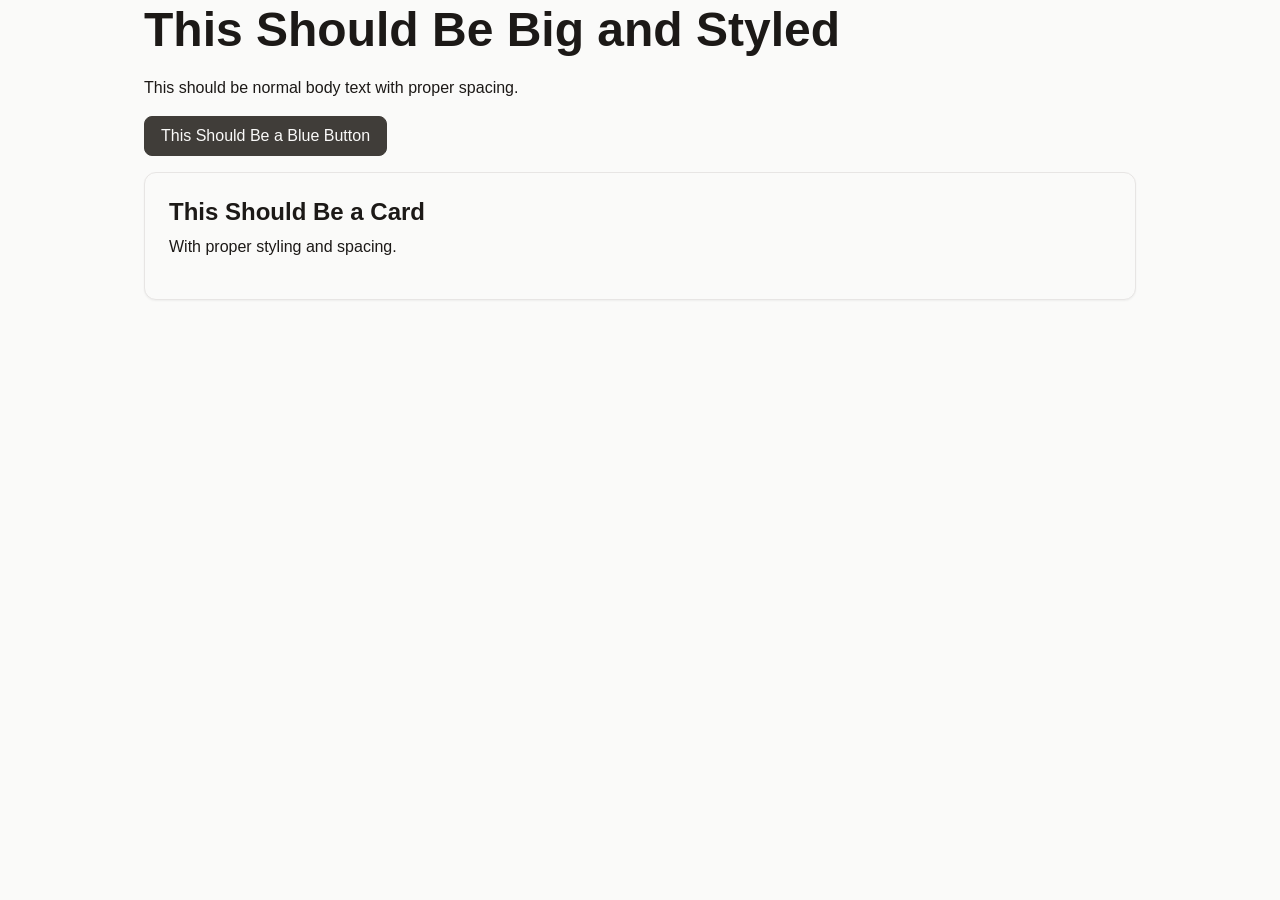
<file: test.html>
<!DOCTYPE html>
<html lang="en">
<head>
    <meta charset="UTF-8">
    <meta name="viewport" content="width=device-width, initial-scale=1.0">
    <title>Golem Test</title>
    <link rel="stylesheet" href="css/golem-tokens.css">
    <link rel="stylesheet" href="css/golem-foundation.css">
    <link rel="stylesheet" href="css/golem-components.css">
    <link rel="stylesheet" href="css/site.css">
</head>
<body>
    <div class="golem-container">
        <h1 class="golem-text-display-large">This Should Be Big and Styled</h1>
        <p class="golem-text-body-medium">This should be normal body text with proper spacing.</p>
        <button class="golem-btn golem-btn--primary">This Should Be a Blue Button</button>
        <div class="golem-card golem-mt-4">
            <div class="golem-card__body">
                <h3 class="golem-card__title">This Should Be a Card</h3>
                <p>With proper styling and spacing.</p>
            </div>
        </div>
    </div>
</body>
</html>
</file>
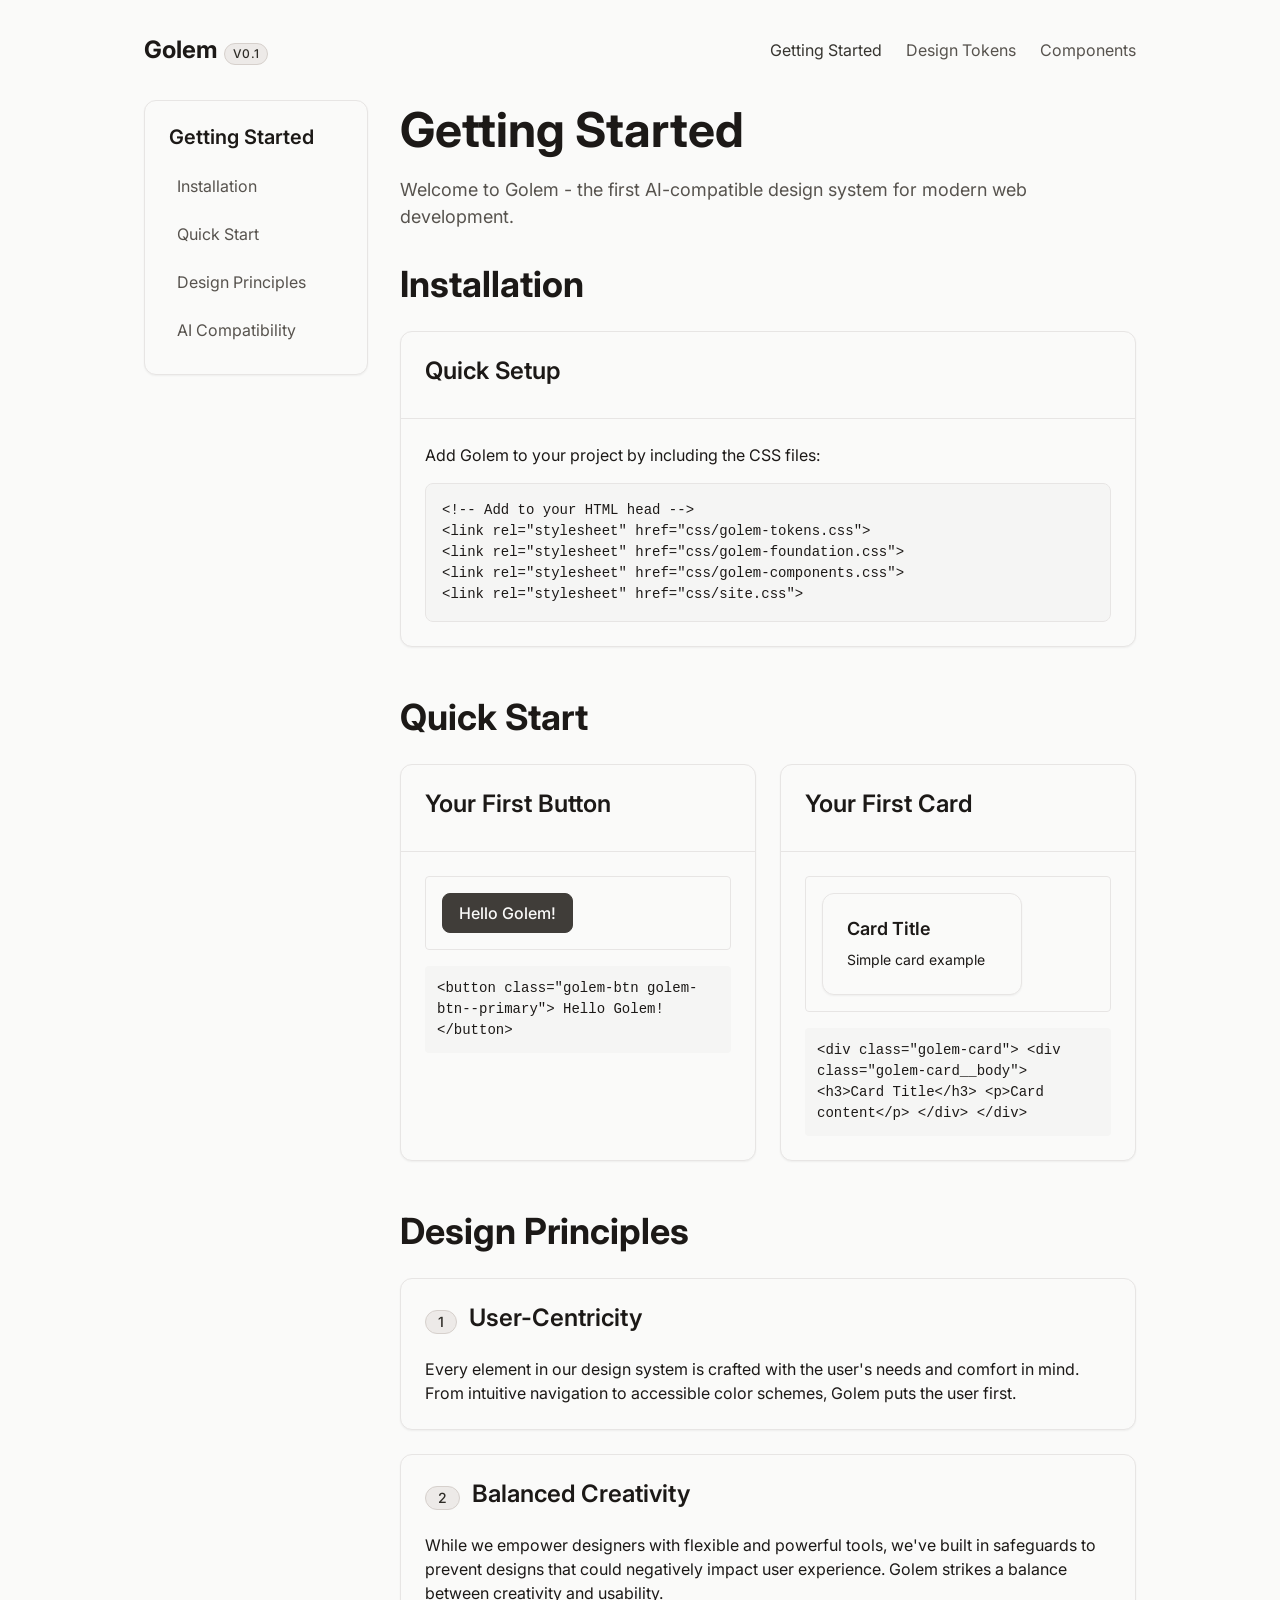
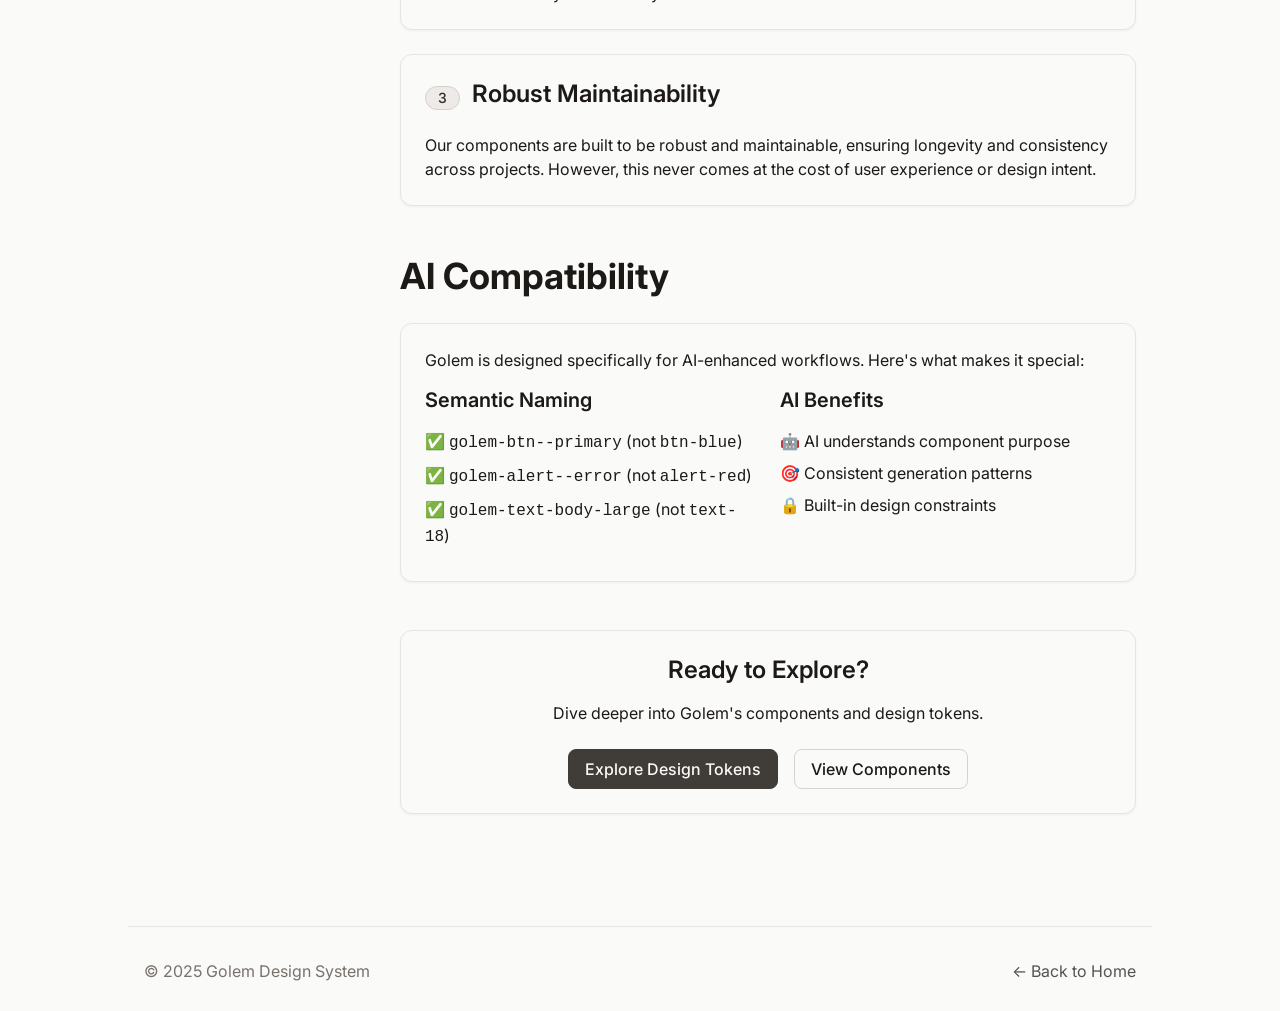
<file: pages/getting-started.html>
<!DOCTYPE html>
<html lang="en">
<head>
    <meta charset="UTF-8">
    <meta name="viewport" content="width=device-width, initial-scale=1.0">
    <title>Getting Started - Golem Design System</title>
    
    <!-- Design System CSS -->
    <link rel="stylesheet" href="../css/golem-tokens.css">
    <link rel="stylesheet" href="../css/golem-foundation.css">
    <link rel="stylesheet" href="../css/golem-components.css">
    <link rel="stylesheet" href="../css/site.css">
    
    <!-- Fonts -->
    <link href="https://fonts.googleapis.com/css2?family=Inter:wght@300;400;500;600;700&display=swap" rel="stylesheet">
</head>
<body>
    <!-- Navigation -->
    <nav class="golem-container golem-py-8">
        <div class="golem-flex golem-items-center golem-justify-between">
            <a href="../index.html" class="golem-text-headline-medium" style="text-decoration: none; color: var(--golem-color-text-primary);">
                <strong>Golem</strong> <span class="golem-badge golem-badge--primary golem-badge--sm">v0.1</span>
            </a>
            <div class="golem-flex golem-gap-6">
                <a href="getting-started.html" style="color: var(--golem-color-primary-600); text-decoration: none;">Getting Started</a>
                <a href="design-tokens/colors.html" style="color: var(--golem-color-text-secondary); text-decoration: none;">Design Tokens</a>
                <a href="components/buttons.html" style="color: var(--golem-color-text-secondary); text-decoration: none;">Components</a>
            </div>
        </div>
    </nav>

    <!-- Main Content -->
    <main class="golem-container">
        <div class="golem-grid golem-grid-cols-1 golem-grid-cols-lg-4 golem-gap-8">
            
            <!-- Sidebar -->
            <aside>
                <div class="golem-card">
                    <div class="golem-card__body">
                        <h3 class="golem-text-headline-small golem-mb-4">Getting Started</h3>
                        <nav class="golem-flex golem-flex-col golem-gap-2">
                            <a href="#installation" style="color: var(--golem-color-text-secondary); text-decoration: none; padding: var(--golem-space-2); border-radius: var(--golem-radius-base);">Installation</a>
                            <a href="#quick-start" style="color: var(--golem-color-text-secondary); text-decoration: none; padding: var(--golem-space-2); border-radius: var(--golem-radius-base);">Quick Start</a>
                            <a href="#principles" style="color: var(--golem-color-text-secondary); text-decoration: none; padding: var(--golem-space-2); border-radius: var(--golem-radius-base);">Design Principles</a>
                            <a href="#ai-compatibility" style="color: var(--golem-color-text-secondary); text-decoration: none; padding: var(--golem-space-2); border-radius: var(--golem-radius-base);">AI Compatibility</a>
                        </nav>
                    </div>
                </div>
            </aside>

            <!-- Main Content -->
            <div class="golem-col-span-3">
                <header class="golem-mb-8">
                    <h1 class="golem-text-display-large">Getting Started</h1>
                    <p class="golem-text-body-large" style="color: var(--golem-color-text-secondary);">
                        Welcome to Golem - the first AI-compatible design system for modern web development.
                    </p>
                </header>

                <!-- Installation Section -->
                <section id="installation" class="golem-mb-12">
                    <h2 class="golem-text-display-medium golem-mb-6">Installation</h2>
                    
                    <div class="golem-card golem-mb-6">
                        <div class="golem-card__header">
                            <h3 class="golem-card__title">Quick Setup</h3>
                        </div>
                        <div class="golem-card__body">
                            <p class="golem-mb-4">Add Golem to your project by including the CSS files:</p>
                            
                            <div style="background-color: var(--golem-color-surface-raised); padding: var(--golem-space-4); border-radius: var(--golem-radius-lg); border: 1px solid var(--golem-color-border-base);">
                                <pre style="margin: 0; font-family: var(--golem-font-mono); font-size: var(--golem-text-sm);"><code>&lt;!-- Add to your HTML head --&gt;
&lt;link rel="stylesheet" href="css/golem-tokens.css"&gt;
&lt;link rel="stylesheet" href="css/golem-foundation.css"&gt;
&lt;link rel="stylesheet" href="css/golem-components.css"&gt;
&lt;link rel="stylesheet" href="css/site.css"&gt;</code></pre>
                            </div>
                        </div>
                    </div>
                </section>

                <!-- Quick Start Section -->
                <section id="quick-start" class="golem-mb-12">
                    <h2 class="golem-text-display-medium golem-mb-6">Quick Start</h2>
                    
                    <div class="golem-grid golem-grid-cols-1 golem-grid-cols-lg-2 golem-gap-6">
                        <!-- Example 1 -->
                        <div class="golem-card">
                            <div class="golem-card__header">
                                <h3 class="golem-card__title">Your First Button</h3>
                            </div>
                            <div class="golem-card__body">
                                <!-- Live Example -->
                                <div class="golem-mb-4" style="padding: var(--golem-space-4); background-color: var(--golem-color-surface-base); border: 1px solid var(--golem-color-border-base); border-radius: var(--golem-radius-base);">
                                    <button class="golem-btn golem-btn--primary">Hello Golem!</button>
                                </div>
                                
                                <!-- Code -->
                                <div style="background-color: var(--golem-color-surface-raised); padding: var(--golem-space-3); border-radius: var(--golem-radius-base); font-family: var(--golem-font-mono); font-size: var(--golem-text-sm);">
                                    <code>&lt;button class="golem-btn golem-btn--primary"&gt;
  Hello Golem!
&lt;/button&gt;</code>
                                </div>
                            </div>
                        </div>

                        <!-- Example 2 -->
                        <div class="golem-card">
                            <div class="golem-card__header">
                                <h3 class="golem-card__title">Your First Card</h3>
                            </div>
                            <div class="golem-card__body">
                                <!-- Live Example -->
                                <div class="golem-mb-4" style="padding: var(--golem-space-4); background-color: var(--golem-color-surface-base); border: 1px solid var(--golem-color-border-base); border-radius: var(--golem-radius-base);">
                                    <div class="golem-card" style="max-width: 200px;">
                                        <div class="golem-card__body">
                                            <h4 class="golem-card__title" style="font-size: var(--golem-text-lg);">Card Title</h4>
                                            <p style="margin: 0; font-size: var(--golem-text-sm);">Simple card example</p>
                                        </div>
                                    </div>
                                </div>
                                
                                <!-- Code -->
                                <div style="background-color: var(--golem-color-surface-raised); padding: var(--golem-space-3); border-radius: var(--golem-radius-base); font-family: var(--golem-font-mono); font-size: var(--golem-text-sm);">
                                    <code>&lt;div class="golem-card"&gt;
  &lt;div class="golem-card__body"&gt;
    &lt;h3&gt;Card Title&lt;/h3&gt;
    &lt;p&gt;Card content&lt;/p&gt;
  &lt;/div&gt;
&lt;/div&gt;</code>
                                </div>
                            </div>
                        </div>
                    </div>
                </section>

                <!-- Design Principles Section -->
                <section id="principles" class="golem-mb-12">
                    <h2 class="golem-text-display-medium golem-mb-6">Design Principles</h2>
                    
                    <div class="golem-grid golem-grid-cols-1 golem-gap-6">
                        <div class="golem-card">
                            <div class="golem-card__body">
                                <div class="golem-flex golem-items-center golem-gap-3 golem-mb-4">
                                    <span class="golem-badge golem-badge--primary">1</span>
                                    <h3 class="golem-card__title golem-mb-0">User-Centricity</h3>
                                </div>
                                <p class="golem-mb-0">Every element in our design system is crafted with the user's needs and comfort in mind. From intuitive navigation to accessible color schemes, Golem puts the user first.</p>
                            </div>
                        </div>

                        <div class="golem-card">
                            <div class="golem-card__body">
                                <div class="golem-flex golem-items-center golem-gap-3 golem-mb-4">
                                    <span class="golem-badge golem-badge--primary">2</span>
                                    <h3 class="golem-card__title golem-mb-0">Balanced Creativity</h3>
                                </div>
                                <p class="golem-mb-0">While we empower designers with flexible and powerful tools, we've built in safeguards to prevent designs that could negatively impact user experience. Golem strikes a balance between creativity and usability.</p>
                            </div>
                        </div>

                        <div class="golem-card">
                            <div class="golem-card__body">
                                <div class="golem-flex golem-items-center golem-gap-3 golem-mb-4">
                                    <span class="golem-badge golem-badge--primary">3</span>
                                    <h3 class="golem-card__title golem-mb-0">Robust Maintainability</h3>
                                </div>
                                <p class="golem-mb-0">Our components are built to be robust and maintainable, ensuring longevity and consistency across projects. However, this never comes at the cost of user experience or design intent.</p>
                            </div>
                        </div>
                    </div>
                </section>

                <!-- AI Compatibility Section -->
                <section id="ai-compatibility" class="golem-mb-12">
                    <h2 class="golem-text-display-medium golem-mb-6">AI Compatibility</h2>
                    
                    <div class="golem-card">
                        <div class="golem-card__body">
                            <p class="golem-mb-4">Golem is designed specifically for AI-enhanced workflows. Here's what makes it special:</p>
                            
                            <div class="golem-grid golem-grid-cols-1 golem-grid-cols-lg-2 golem-gap-6">
                                <div>
                                    <h4 class="golem-text-headline-small golem-mb-3">Semantic Naming</h4>
                                    <ul style="list-style: none; padding: 0;">
                                        <li class="golem-mb-2">✅ <code>golem-btn--primary</code> (not <code>btn-blue</code>)</li>
                                        <li class="golem-mb-2">✅ <code>golem-alert--error</code> (not <code>alert-red</code>)</li>
                                        <li class="golem-mb-2">✅ <code>golem-text-body-large</code> (not <code>text-18</code>)</li>
                                    </ul>
                                </div>
                                
                                <div>
                                    <h4 class="golem-text-headline-small golem-mb-3">AI Benefits</h4>
                                    <ul style="list-style: none; padding: 0;">
                                        <li class="golem-mb-2">🤖 AI understands component purpose</li>
                                        <li class="golem-mb-2">🎯 Consistent generation patterns</li>
                                        <li class="golem-mb-2">🔒 Built-in design constraints</li>
                                    </ul>
                                </div>
                            </div>
                        </div>
                    </div>
                </section>

                <!-- Next Steps -->
                <section class="golem-mb-12">
                    <div class="golem-card golem-card--raised">
                        <div class="golem-card__body text-center">
                            <h2 class="golem-text-headline-medium golem-mb-4">Ready to Explore?</h2>
                            <p class="golem-mb-6">Dive deeper into Golem's components and design tokens.</p>
                            <div class="golem-flex golem-justify-center golem-gap-4">
                                <a href="design-tokens/colors.html" class="golem-btn golem-btn--primary">Explore Design Tokens</a>
                                <a href="components/buttons.html" class="golem-btn golem-btn--secondary">View Components</a>
                            </div>
                        </div>
                    </div>
                </section>
            </div>
        </div>
    </main>

    <!-- Footer -->
    <footer class="golem-container golem-py-8" style="border-top: 1px solid var(--golem-color-border-base); margin-top: var(--golem-space-16);">
        <div class="golem-flex golem-items-center golem-justify-between">
            <p style="color: var(--golem-color-text-tertiary); margin: 0;">© 2025 Golem Design System</p>
            <a href="../index.html" style="color: var(--golem-color-text-secondary); text-decoration: none;">← Back to Home</a>
        </div>
    </footer>
</body>
</html>
</file>
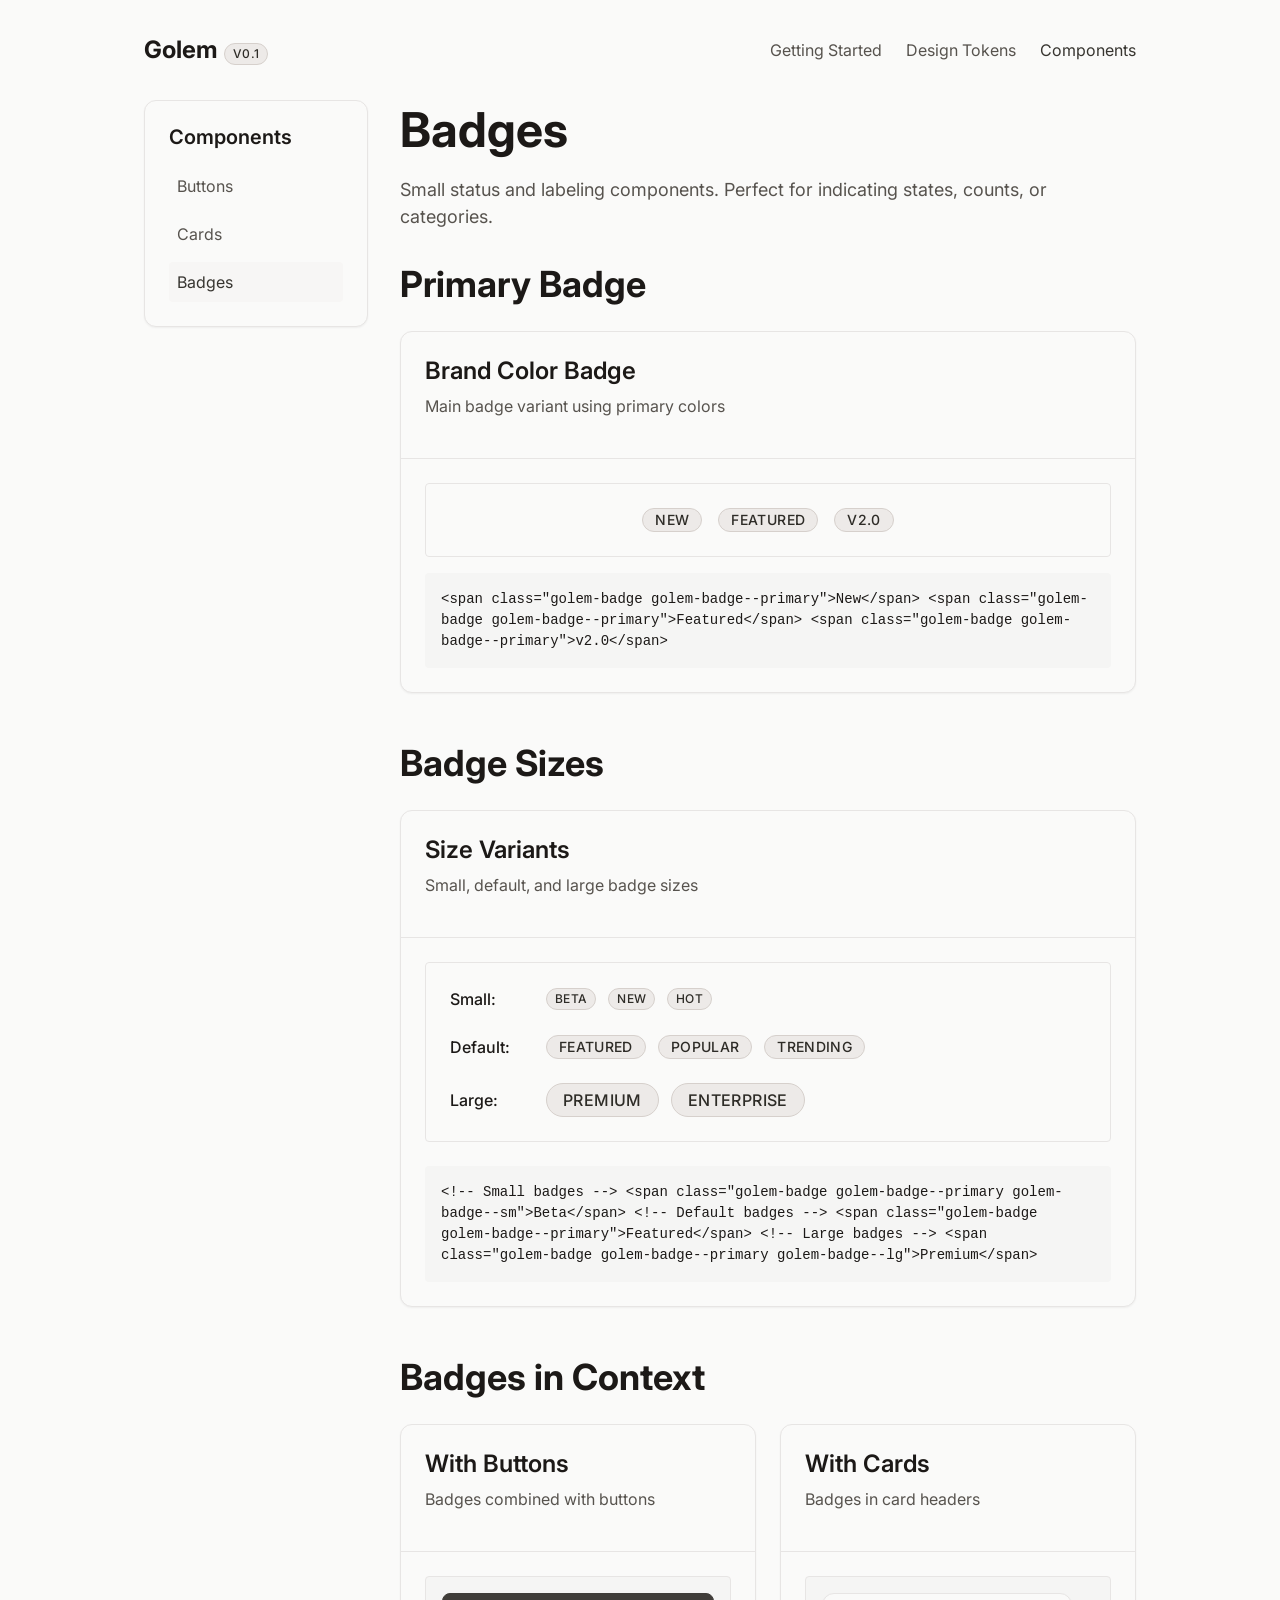
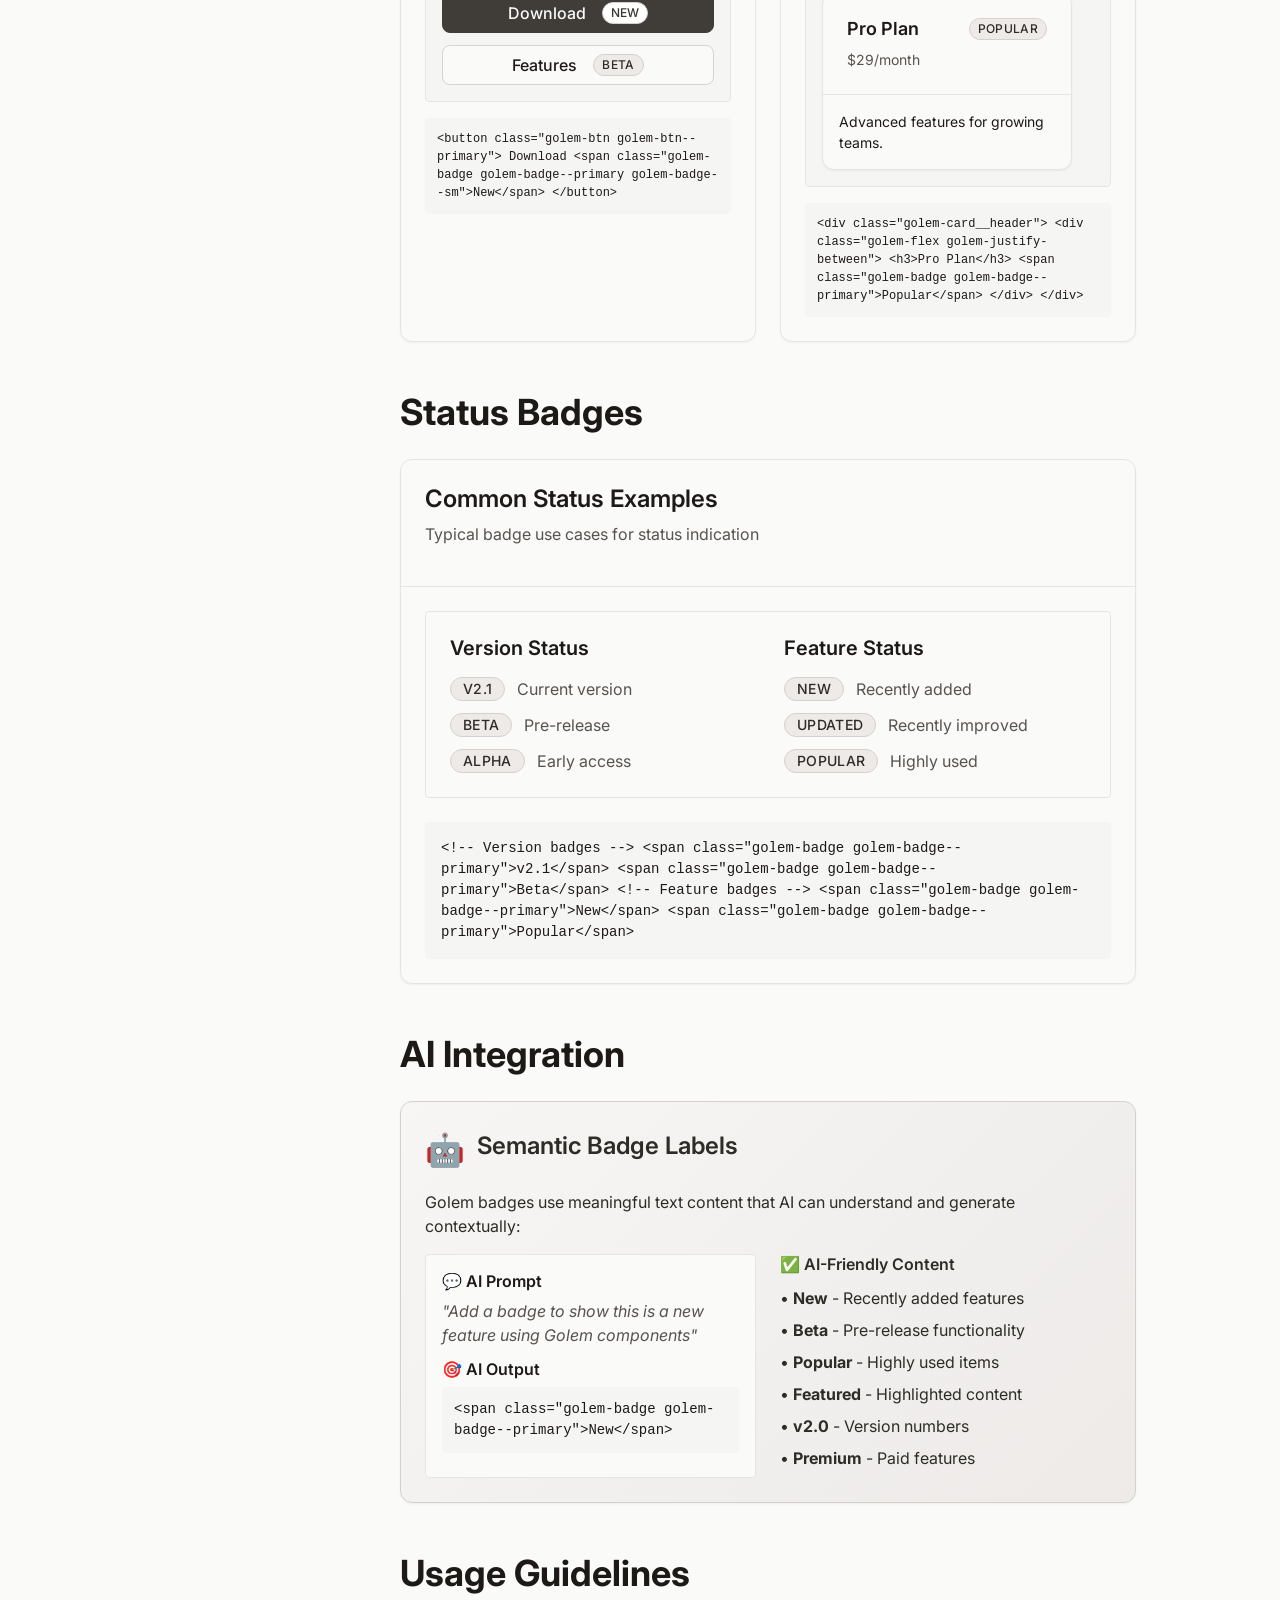
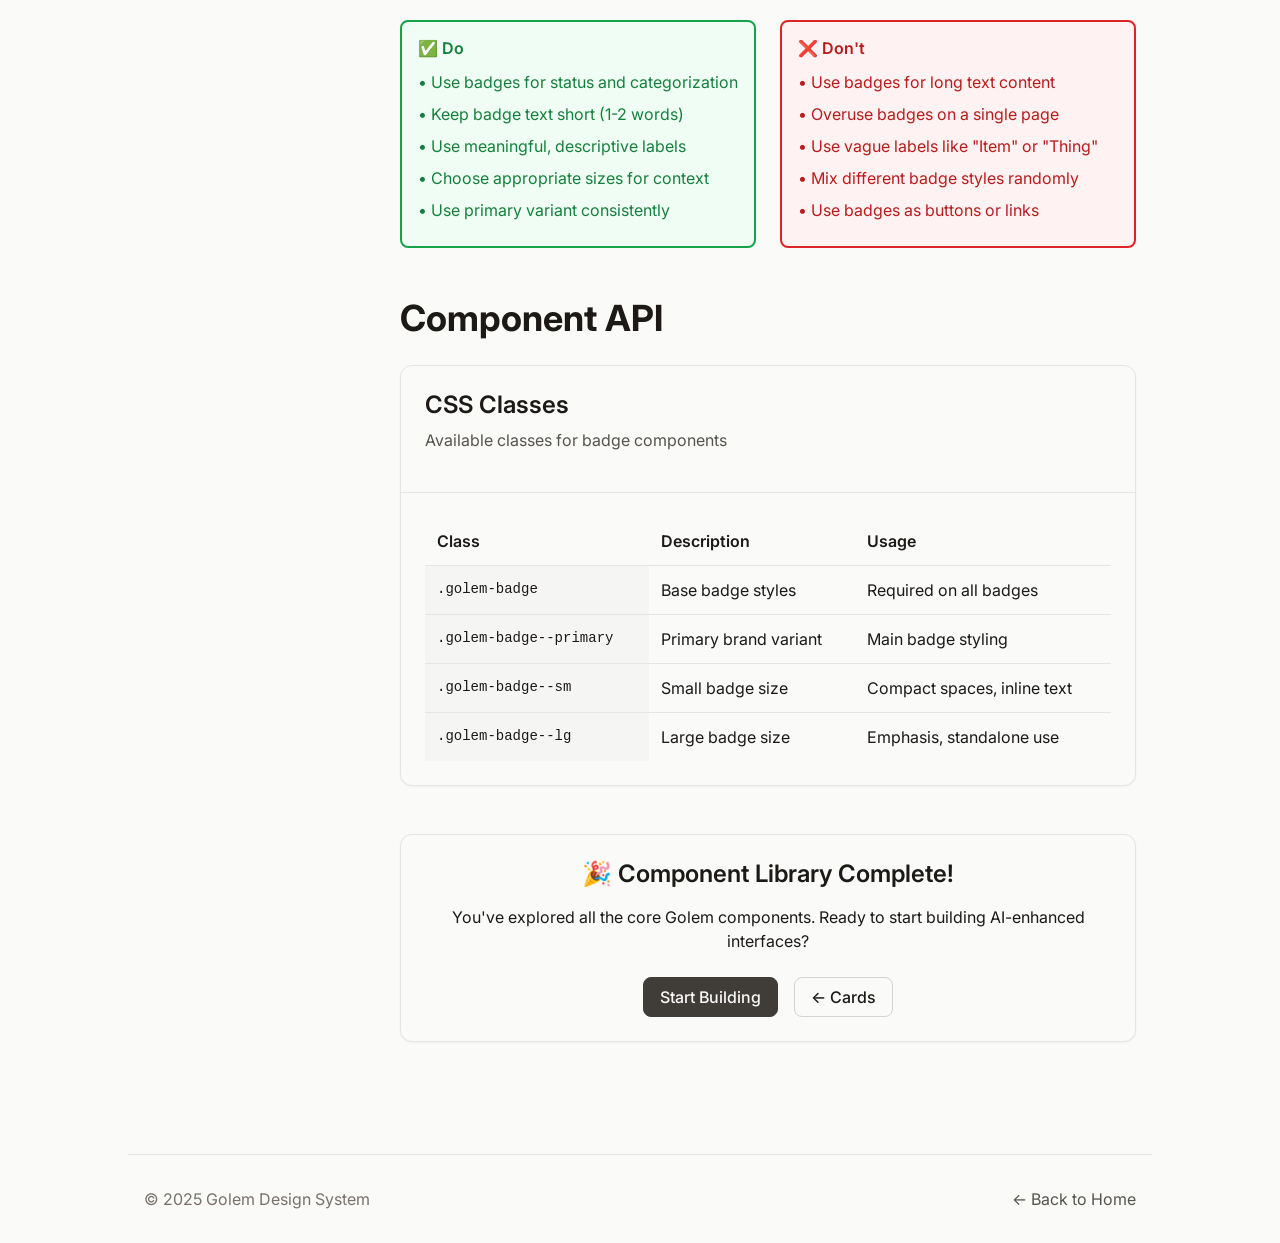
<file: pages/components/badges.html>
<!DOCTYPE html>
<html lang="en">
<head>
    <meta charset="UTF-8">
    <meta name="viewport" content="width=device-width, initial-scale=1.0">
    <title>Badges - Golem Design System</title>
    
    <!-- Design System CSS -->
    <link rel="stylesheet" href="../../css/golem-tokens.css">
    <link rel="stylesheet" href="../../css/golem-foundation.css">
    <link rel="stylesheet" href="../../css/golem-components.css">
    <link rel="stylesheet" href="../../css/site.css">
    
    <!-- Fonts -->
    <link href="https://fonts.googleapis.com/css2?family=Inter:wght@300;400;500;600;700&display=swap" rel="stylesheet">
</head>
<body>
    <!-- Navigation -->
    <nav class="golem-container golem-py-8">
        <div class="golem-flex golem-items-center golem-justify-between">
            <a href="../../index.html" class="golem-text-headline-medium" style="text-decoration: none; color: var(--golem-color-text-primary);">
                <strong>Golem</strong> <span class="golem-badge golem-badge--primary golem-badge--sm">v0.1</span>
            </a>
            <div class="golem-flex golem-gap-6">
                <a href="../getting-started.html" style="color: var(--golem-color-text-secondary); text-decoration: none;">Getting Started</a>
                <a href="../design-tokens/colors.html" style="color: var(--golem-color-text-secondary); text-decoration: none;">Design Tokens</a>
                <a href="badges.html" style="color: var(--golem-color-primary-600); text-decoration: none;">Components</a>
            </div>
        </div>
    </nav>

    <!-- Main Content -->
    <main class="golem-container">
        <div class="golem-grid golem-grid-cols-1 golem-grid-cols-lg-4 golem-gap-8">
            
            <!-- Sidebar -->
            <aside>
                <div class="golem-card">
                    <div class="golem-card__body">
                        <h3 class="golem-text-headline-small golem-mb-4">Components</h3>
                        <nav class="golem-flex golem-flex-col golem-gap-2">
                            <a href="buttons.html" style="color: var(--golem-color-text-secondary); text-decoration: none; padding: var(--golem-space-2); border-radius: var(--golem-radius-base);">Buttons</a>
                            <a href="cards.html" style="color: var(--golem-color-text-secondary); text-decoration: none; padding: var(--golem-space-2); border-radius: var(--golem-radius-base);">Cards</a>
                            <a href="badges.html" style="color: var(--golem-color-primary-600); text-decoration: none; padding: var(--golem-space-2); border-radius: var(--golem-radius-base); background-color: var(--golem-color-primary-50);">Badges</a>
                        </nav>
                    </div>
                </div>
            </aside>

            <!-- Main Content -->
            <div class="golem-col-span-3">
                <header class="golem-mb-8">
                    <h1 class="golem-text-display-large">Badges</h1>
                    <p class="golem-text-body-large" style="color: var(--golem-color-text-secondary);">
                        Small status and labeling components. Perfect for indicating states, counts, or categories.
                    </p>
                </header>

                <!-- Primary Badge Section -->
                <section class="golem-mb-12">
                    <h2 class="golem-text-display-medium golem-mb-6">Primary Badge</h2>
                    
                    <div class="golem-card golem-mb-6">
                        <div class="golem-card__header">
                            <h3 class="golem-card__title">Brand Color Badge</h3>
                            <p class="golem-card__subtitle">Main badge variant using primary colors</p>
                        </div>
                        <div class="golem-card__body">
                            <!-- Live Example -->
                            <div class="golem-mb-4" style="padding: var(--golem-space-6); background-color: var(--golem-color-surface-base); border: 1px solid var(--golem-color-border-base); border-radius: var(--golem-radius-base); text-align: center;">
                                <div class="golem-flex golem-justify-center golem-gap-4 golem-items-center">
                                    <span class="golem-badge golem-badge--primary">New</span>
                                    <span class="golem-badge golem-badge--primary">Featured</span>
                                    <span class="golem-badge golem-badge--primary">v2.0</span>
                                </div>
                            </div>
                            
                            <!-- Code -->
                            <div style="background-color: var(--golem-color-surface-raised); padding: var(--golem-space-4); border-radius: var(--golem-radius-base); font-family: var(--golem-font-mono); font-size: var(--golem-text-sm);">
                                <code>&lt;span class="golem-badge golem-badge--primary"&gt;New&lt;/span&gt;
&lt;span class="golem-badge golem-badge--primary"&gt;Featured&lt;/span&gt;
&lt;span class="golem-badge golem-badge--primary"&gt;v2.0&lt;/span&gt;</code>
                            </div>
                        </div>
                    </div>
                </section>

                <!-- Badge Sizes Section -->
                <section class="golem-mb-12">
                    <h2 class="golem-text-display-medium golem-mb-6">Badge Sizes</h2>
                    
                    <div class="golem-card golem-mb-6">
                        <div class="golem-card__header">
                            <h3 class="golem-card__title">Size Variants</h3>
                            <p class="golem-card__subtitle">Small, default, and large badge sizes</p>
                        </div>
                        <div class="golem-card__body">
                            <!-- Live Example -->
                            <div class="golem-mb-6" style="padding: var(--golem-space-6); background-color: var(--golem-color-surface-base); border: 1px solid var(--golem-color-border-base); border-radius: var(--golem-radius-base);">
                                <div class="golem-flex golem-flex-col golem-gap-6">
                                    <!-- Small Badges -->
                                    <div class="golem-flex golem-items-center golem-gap-4">
                                        <div style="width: 80px; font-weight: var(--golem-font-medium);">Small:</div>
                                        <div class="golem-flex golem-gap-3">
                                            <span class="golem-badge golem-badge--primary golem-badge--sm">Beta</span>
                                            <span class="golem-badge golem-badge--primary golem-badge--sm">New</span>
                                            <span class="golem-badge golem-badge--primary golem-badge--sm">Hot</span>
                                        </div>
                                    </div>

                                    <!-- Default Badges -->
                                    <div class="golem-flex golem-items-center golem-gap-4">
                                        <div style="width: 80px; font-weight: var(--golem-font-medium);">Default:</div>
                                        <div class="golem-flex golem-gap-3">
                                            <span class="golem-badge golem-badge--primary">Featured</span>
                                            <span class="golem-badge golem-badge--primary">Popular</span>
                                            <span class="golem-badge golem-badge--primary">Trending</span>
                                        </div>
                                    </div>

                                    <!-- Large Badges -->
                                    <div class="golem-flex golem-items-center golem-gap-4">
                                        <div style="width: 80px; font-weight: var(--golem-font-medium);">Large:</div>
                                        <div class="golem-flex golem-gap-3">
                                            <span class="golem-badge golem-badge--primary golem-badge--lg">Premium</span>
                                            <span class="golem-badge golem-badge--primary golem-badge--lg">Enterprise</span>
                                        </div>
                                    </div>
                                </div>
                            </div>
                            
                            <!-- Code -->
                            <div style="background-color: var(--golem-color-surface-raised); padding: var(--golem-space-4); border-radius: var(--golem-radius-base); font-family: var(--golem-font-mono); font-size: var(--golem-text-sm);">
                                <code>&lt;!-- Small badges --&gt;
&lt;span class="golem-badge golem-badge--primary golem-badge--sm"&gt;Beta&lt;/span&gt;

&lt;!-- Default badges --&gt;
&lt;span class="golem-badge golem-badge--primary"&gt;Featured&lt;/span&gt;

&lt;!-- Large badges --&gt;
&lt;span class="golem-badge golem-badge--primary golem-badge--lg"&gt;Premium&lt;/span&gt;</code>
                            </div>
                        </div>
                    </div>
                </section>

                <!-- Badges in Context Section -->
                <section class="golem-mb-12">
                    <h2 class="golem-text-display-medium golem-mb-6">Badges in Context</h2>
                    
                    <div class="golem-grid golem-grid-cols-1 golem-grid-cols-lg-2 golem-gap-6">
                        <!-- With Buttons -->
                        <div class="golem-card">
                            <div class="golem-card__header">
                                <h3 class="golem-card__title">With Buttons</h3>
                                <p class="golem-card__subtitle">Badges combined with buttons</p>
                            </div>
                            <div class="golem-card__body">
                                <!-- Live Example -->
                                <div class="golem-mb-4" style="padding: var(--golem-space-4); background-color: var(--golem-color-surface-raised); border: 1px solid var(--golem-color-border-base); border-radius: var(--golem-radius-base);">
                                    <div class="golem-flex golem-flex-col golem-gap-3">
                                        <button class="golem-btn golem-btn--primary">
                                            Download
                                            <span class="golem-badge golem-badge--primary golem-badge--sm" style="margin-left: var(--golem-space-2); background-color: var(--golem-color-white); color: var(--golem-color-primary-600);">New</span>
                                        </button>
                                        <button class="golem-btn golem-btn--secondary">
                                            Features
                                            <span class="golem-badge golem-badge--primary golem-badge--sm" style="margin-left: var(--golem-space-2);">Beta</span>
                                        </button>
                                    </div>
                                </div>
                                
                                <!-- Code -->
                                <div style="background-color: var(--golem-color-surface-raised); padding: var(--golem-space-3); border-radius: var(--golem-radius-base); font-family: var(--golem-font-mono); font-size: var(--golem-text-xs);">
                                    <code>&lt;button class="golem-btn golem-btn--primary"&gt;
  Download 
  &lt;span class="golem-badge golem-badge--primary golem-badge--sm"&gt;New&lt;/span&gt;
&lt;/button&gt;</code>
                                </div>
                            </div>
                        </div>

                        <!-- With Cards -->
                        <div class="golem-card">
                            <div class="golem-card__header">
                                <h3 class="golem-card__title">With Cards</h3>
                                <p class="golem-card__subtitle">Badges in card headers</p>
                            </div>
                            <div class="golem-card__body">
                                <!-- Live Example -->
                                <div class="golem-mb-4" style="padding: var(--golem-space-4); background-color: var(--golem-color-surface-raised); border: 1px solid var(--golem-color-border-base); border-radius: var(--golem-radius-base);">
                                    <div class="golem-card" style="max-width: 250px;">
                                        <div class="golem-card__header">
                                            <div class="golem-flex golem-items-center golem-justify-between golem-mb-2">
                                                <h4 style="font-size: var(--golem-text-body-large); margin: 0;">Pro Plan</h4>
                                                <span class="golem-badge golem-badge--primary golem-badge--sm">Popular</span>
                                            </div>
                                            <p style="margin: 0; font-size: var(--golem-text-body-small); color: var(--golem-color-text-secondary);">$29/month</p>
                                        </div>
                                        <div class="golem-card__body" style="padding: var(--golem-space-4);">
                                            <p style="margin: 0; font-size: var(--golem-text-body-small);">Advanced features for growing teams.</p>
                                        </div>
                                    </div>
                                </div>
                                
                                <!-- Code -->
                                <div style="background-color: var(--golem-color-surface-raised); padding: var(--golem-space-3); border-radius: var(--golem-radius-base); font-family: var(--golem-font-mono); font-size: var(--golem-text-xs);">
                                    <code>&lt;div class="golem-card__header"&gt;
  &lt;div class="golem-flex golem-justify-between"&gt;
    &lt;h3&gt;Pro Plan&lt;/h3&gt;
    &lt;span class="golem-badge golem-badge--primary"&gt;Popular&lt;/span&gt;
  &lt;/div&gt;
&lt;/div&gt;</code>
                                </div>
                            </div>
                        </div>
                    </div>
                </section>

                <!-- Status Badges Section -->
                <section class="golem-mb-12">
                    <h2 class="golem-text-display-medium golem-mb-6">Status Badges</h2>
                    
                    <div class="golem-card">
                        <div class="golem-card__header">
                            <h3 class="golem-card__title">Common Status Examples</h3>
                            <p class="golem-card__subtitle">Typical badge use cases for status indication</p>
                        </div>
                        <div class="golem-card__body">
                            <!-- Live Example -->
                            <div class="golem-mb-6" style="padding: var(--golem-space-6); background-color: var(--golem-color-surface-base); border: 1px solid var(--golem-color-border-base); border-radius: var(--golem-radius-base);">
                                <div class="golem-grid golem-grid-cols-1 golem-grid-cols-lg-2 golem-gap-8">
                                    <!-- Version Badges -->
                                    <div>
                                        <h4 class="golem-text-headline-small golem-mb-3">Version Status</h4>
                                        <div class="golem-flex golem-flex-col golem-gap-3">
                                            <div class="golem-flex golem-items-center golem-gap-3">
                                                <span class="golem-badge golem-badge--primary">v2.1</span>
                                                <span style="color: var(--golem-color-text-secondary);">Current version</span>
                                            </div>
                                            <div class="golem-flex golem-items-center golem-gap-3">
                                                <span class="golem-badge golem-badge--primary">Beta</span>
                                                <span style="color: var(--golem-color-text-secondary);">Pre-release</span>
                                            </div>
                                            <div class="golem-flex golem-items-center golem-gap-3">
                                                <span class="golem-badge golem-badge--primary">Alpha</span>
                                                <span style="color: var(--golem-color-text-secondary);">Early access</span>
                                            </div>
                                        </div>
                                    </div>

                                    <!-- Feature Badges -->
                                    <div>
                                        <h4 class="golem-text-headline-small golem-mb-3">Feature Status</h4>
                                        <div class="golem-flex golem-flex-col golem-gap-3">
                                            <div class="golem-flex golem-items-center golem-gap-3">
                                                <span class="golem-badge golem-badge--primary">New</span>
                                                <span style="color: var(--golem-color-text-secondary);">Recently added</span>
                                            </div>
                                            <div class="golem-flex golem-items-center golem-gap-3">
                                                <span class="golem-badge golem-badge--primary">Updated</span>
                                                <span style="color: var(--golem-color-text-secondary);">Recently improved</span>
                                            </div>
                                            <div class="golem-flex golem-items-center golem-gap-3">
                                                <span class="golem-badge golem-badge--primary">Popular</span>
                                                <span style="color: var(--golem-color-text-secondary);">Highly used</span>
                                            </div>
                                        </div>
                                    </div>
                                </div>
                            </div>
                            
                            <!-- Code -->
                            <div style="background-color: var(--golem-color-surface-raised); padding: var(--golem-space-4); border-radius: var(--golem-radius-base); font-family: var(--golem-font-mono); font-size: var(--golem-text-sm);">
                                <code>&lt;!-- Version badges --&gt;
&lt;span class="golem-badge golem-badge--primary"&gt;v2.1&lt;/span&gt;
&lt;span class="golem-badge golem-badge--primary"&gt;Beta&lt;/span&gt;

&lt;!-- Feature badges --&gt;
&lt;span class="golem-badge golem-badge--primary"&gt;New&lt;/span&gt;
&lt;span class="golem-badge golem-badge--primary"&gt;Popular&lt;/span&gt;</code>
                            </div>
                        </div>
                    </div>
                </section>

                <!-- AI Integration Section -->
                <section class="golem-mb-12">
                    <h2 class="golem-text-display-medium golem-mb-6">AI Integration</h2>
                    
                    <div class="golem-card" style="background: linear-gradient(135deg, var(--golem-color-primary-50) 0%, var(--golem-color-primary-100) 100%); border-color: var(--golem-color-primary-200);">
                        <div class="golem-card__body">
                            <div style="display: flex; align-items: center; gap: var(--golem-space-3); margin-bottom: var(--golem-space-4);">
                                <span style="font-size: 2rem;">🤖</span>
                                <h3 class="golem-card__title golem-mb-0" style="color: var(--golem-color-primary-700);">Semantic Badge Labels</h3>
                            </div>
                            
                            <p style="color: var(--golem-color-primary-700); margin-bottom: var(--golem-space-4);">
                                Golem badges use meaningful text content that AI can understand and generate contextually:
                            </p>
                            
                            <div class="golem-grid golem-grid-cols-1 golem-grid-cols-lg-2 golem-gap-6">
                                <!-- AI Prompt Example -->
                                <div style="background-color: var(--golem-color-surface-base); border: 1px solid var(--golem-color-border-base); border-radius: var(--golem-radius-base); padding: var(--golem-space-4);">
                                    <h4 style="margin-bottom: var(--golem-space-2); color: var(--golem-color-text-primary);">💬 AI Prompt</h4>
                                    <p style="font-style: italic; margin-bottom: var(--golem-space-3); color: var(--golem-color-text-secondary);">
                                        "Add a badge to show this is a new feature using Golem components"
                                    </p>
                                    <h4 style="margin-bottom: var(--golem-space-2); color: var(--golem-color-text-primary);">🎯 AI Output</h4>
                                    <div style="background-color: var(--golem-color-surface-raised); padding: var(--golem-space-3); border-radius: var(--golem-radius-base); font-family: var(--golem-font-mono); font-size: var(--golem-text-sm);">
                                        <code>&lt;span class="golem-badge golem-badge--primary"&gt;New&lt;/span&gt;</code>
                                    </div>
                                </div>

                                <!-- Badge Guidelines -->
                                <div>
                                    <h4 style="color: var(--golem-color-primary-700); margin-bottom: var(--golem-space-3);">✅ AI-Friendly Content</h4>
                                    <ul style="list-style: none; padding: 0; color: var(--golem-color-primary-700);">
                                        <li class="golem-mb-2">• <strong>New</strong> - Recently added features</li>
                                        <li class="golem-mb-2">• <strong>Beta</strong> - Pre-release functionality</li>
                                        <li class="golem-mb-2">• <strong>Popular</strong> - Highly used items</li>
                                        <li class="golem-mb-2">• <strong>Featured</strong> - Highlighted content</li>
                                        <li class="golem-mb-2">• <strong>v2.0</strong> - Version numbers</li>
                                        <li class="golem-mb-2">• <strong>Premium</strong> - Paid features</li>
                                    </ul>
                                </div>
                            </div>
                        </div>
                    </div>
                </section>

                <!-- Usage Guidelines -->
                <section class="golem-mb-12">
                    <h2 class="golem-text-display-medium golem-mb-6">Usage Guidelines</h2>
                    
                    <div class="golem-grid golem-grid-cols-1 golem-grid-cols-lg-2 golem-gap-6">
                        <!-- Do Example -->
                        <div style="background-color: var(--golem-color-success-light, #ecfdf5); border: 2px solid var(--golem-color-success-base, #10b981); border-radius: var(--golem-radius-lg); padding: var(--golem-space-4);">
                            <h4 style="color: var(--golem-color-success-strong, #047857); margin-bottom: var(--golem-space-3);">✅ Do</h4>
                            <ul style="color: var(--golem-color-success-strong, #047857); list-style: none; padding: 0;">
                                <li class="golem-mb-2">• Use badges for status and categorization</li>
                                <li class="golem-mb-2">• Keep badge text short (1-2 words)</li>
                                <li class="golem-mb-2">• Use meaningful, descriptive labels</li>
                                <li class="golem-mb-2">• Choose appropriate sizes for context</li>
                                <li class="golem-mb-2">• Use primary variant consistently</li>
                            </ul>
                        </div>

                        <!-- Don't Example -->
                        <div style="background-color: var(--golem-color-error-light, #fef2f2); border: 2px solid var(--golem-color-error-base, #ef4444); border-radius: var(--golem-radius-lg); padding: var(--golem-space-4);">
                            <h4 style="color: var(--golem-color-error-strong, #b91c1c); margin-bottom: var(--golem-space-3);">❌ Don't</h4>
                            <ul style="color: var(--golem-color-error-strong, #b91c1c); list-style: none; padding: 0;">
                                <li class="golem-mb-2">• Use badges for long text content</li>
                                <li class="golem-mb-2">• Overuse badges on a single page</li>
                                <li class="golem-mb-2">• Use vague labels like "Item" or "Thing"</li>
                                <li class="golem-mb-2">• Mix different badge styles randomly</li>
                                <li class="golem-mb-2">• Use badges as buttons or links</li>
                            </ul>
                        </div>
                    </div>
                </section>

                <!-- Component API -->
                <section class="golem-mb-12">
                    <h2 class="golem-text-display-medium golem-mb-6">Component API</h2>
                    
                    <div class="golem-card">
                        <div class="golem-card__header">
                            <h3 class="golem-card__title">CSS Classes</h3>
                            <p class="golem-card__subtitle">Available classes for badge components</p>
                        </div>
                        <div class="golem-card__body">
                            <table style="width: 100%; border-collapse: collapse;">
                                <thead>
                                    <tr style="border-bottom: 1px solid var(--golem-color-border-base);">
                                        <th style="text-align: left; padding: var(--golem-space-3); font-weight: var(--golem-font-semibold);">Class</th>
                                        <th style="text-align: left; padding: var(--golem-space-3); font-weight: var(--golem-font-semibold);">Description</th>
                                        <th style="text-align: left; padding: var(--golem-space-3); font-weight: var(--golem-font-semibold);">Usage</th>
                                    </tr>
                                </thead>
                                <tbody>
                                    <tr style="border-bottom: 1px solid var(--golem-color-border-base);">
                                        <td style="padding: var(--golem-space-3); font-family: var(--golem-font-mono); font-size: var(--golem-text-sm); background-color: var(--golem-color-surface-raised);">.golem-badge</td>
                                        <td style="padding: var(--golem-space-3);">Base badge styles</td>
                                        <td style="padding: var(--golem-space-3);">Required on all badges</td>
                                    </tr>
                                    <tr style="border-bottom: 1px solid var(--golem-color-border-base);">
                                        <td style="padding: var(--golem-space-3); font-family: var(--golem-font-mono); font-size: var(--golem-text-sm); background-color: var(--golem-color-surface-raised);">.golem-badge--primary</td>
                                        <td style="padding: var(--golem-space-3);">Primary brand variant</td>
                                        <td style="padding: var(--golem-space-3);">Main badge styling</td>
                                    </tr>
                                    <tr style="border-bottom: 1px solid var(--golem-color-border-base);">
                                        <td style="padding: var(--golem-space-3); font-family: var(--golem-font-mono); font-size: var(--golem-text-sm); background-color: var(--golem-color-surface-raised);">.golem-badge--sm</td>
                                        <td style="padding: var(--golem-space-3);">Small badge size</td>
                                        <td style="padding: var(--golem-space-3);">Compact spaces, inline text</td>
                                    </tr>
                                    <tr>
                                        <td style="padding: var(--golem-space-3); font-family: var(--golem-font-mono); font-size: var(--golem-text-sm); background-color: var(--golem-color-surface-raised);">.golem-badge--lg</td>
                                        <td style="padding: var(--golem-space-3);">Large badge size</td>
                                        <td style="padding: var(--golem-space-3);">Emphasis, standalone use</td>
                                    </tr>
                                </tbody>
                            </table>
                        </div>
                    </div>
                </section>

                <!-- Next Steps -->
                <section class="golem-mb-12">
                    <div class="golem-card golem-card--raised">
                        <div class="golem-card__body text-center">
                            <h2 class="golem-text-headline-medium golem-mb-4">🎉 Component Library Complete!</h2>
                            <p class="golem-mb-6">You've explored all the core Golem components. Ready to start building AI-enhanced interfaces?</p>
                            <div class="golem-flex golem-justify-center golem-gap-4">
                                <a href="../getting-started.html" class="golem-btn golem-btn--primary">Start Building</a>
                                <a href="cards.html" class="golem-btn golem-btn--secondary">← Cards</a>
                            </div>
                        </div>
                    </div>
                </section>
            </div>
        </div>
    </main>

    <!-- Footer -->
    <footer class="golem-container golem-py-8" style="border-top: 1px solid var(--golem-color-border-base); margin-top: var(--golem-space-16);">
        <div class="golem-flex golem-items-center golem-justify-between">
            <p style="color: var(--golem-color-text-tertiary); margin: 0;">© 2025 Golem Design System</p>
            <a href="../../index.html" style="color: var(--golem-color-text-secondary); text-decoration: none;">← Back to Home</a>
        </div>
    </footer>
</body>
</html>
</file>
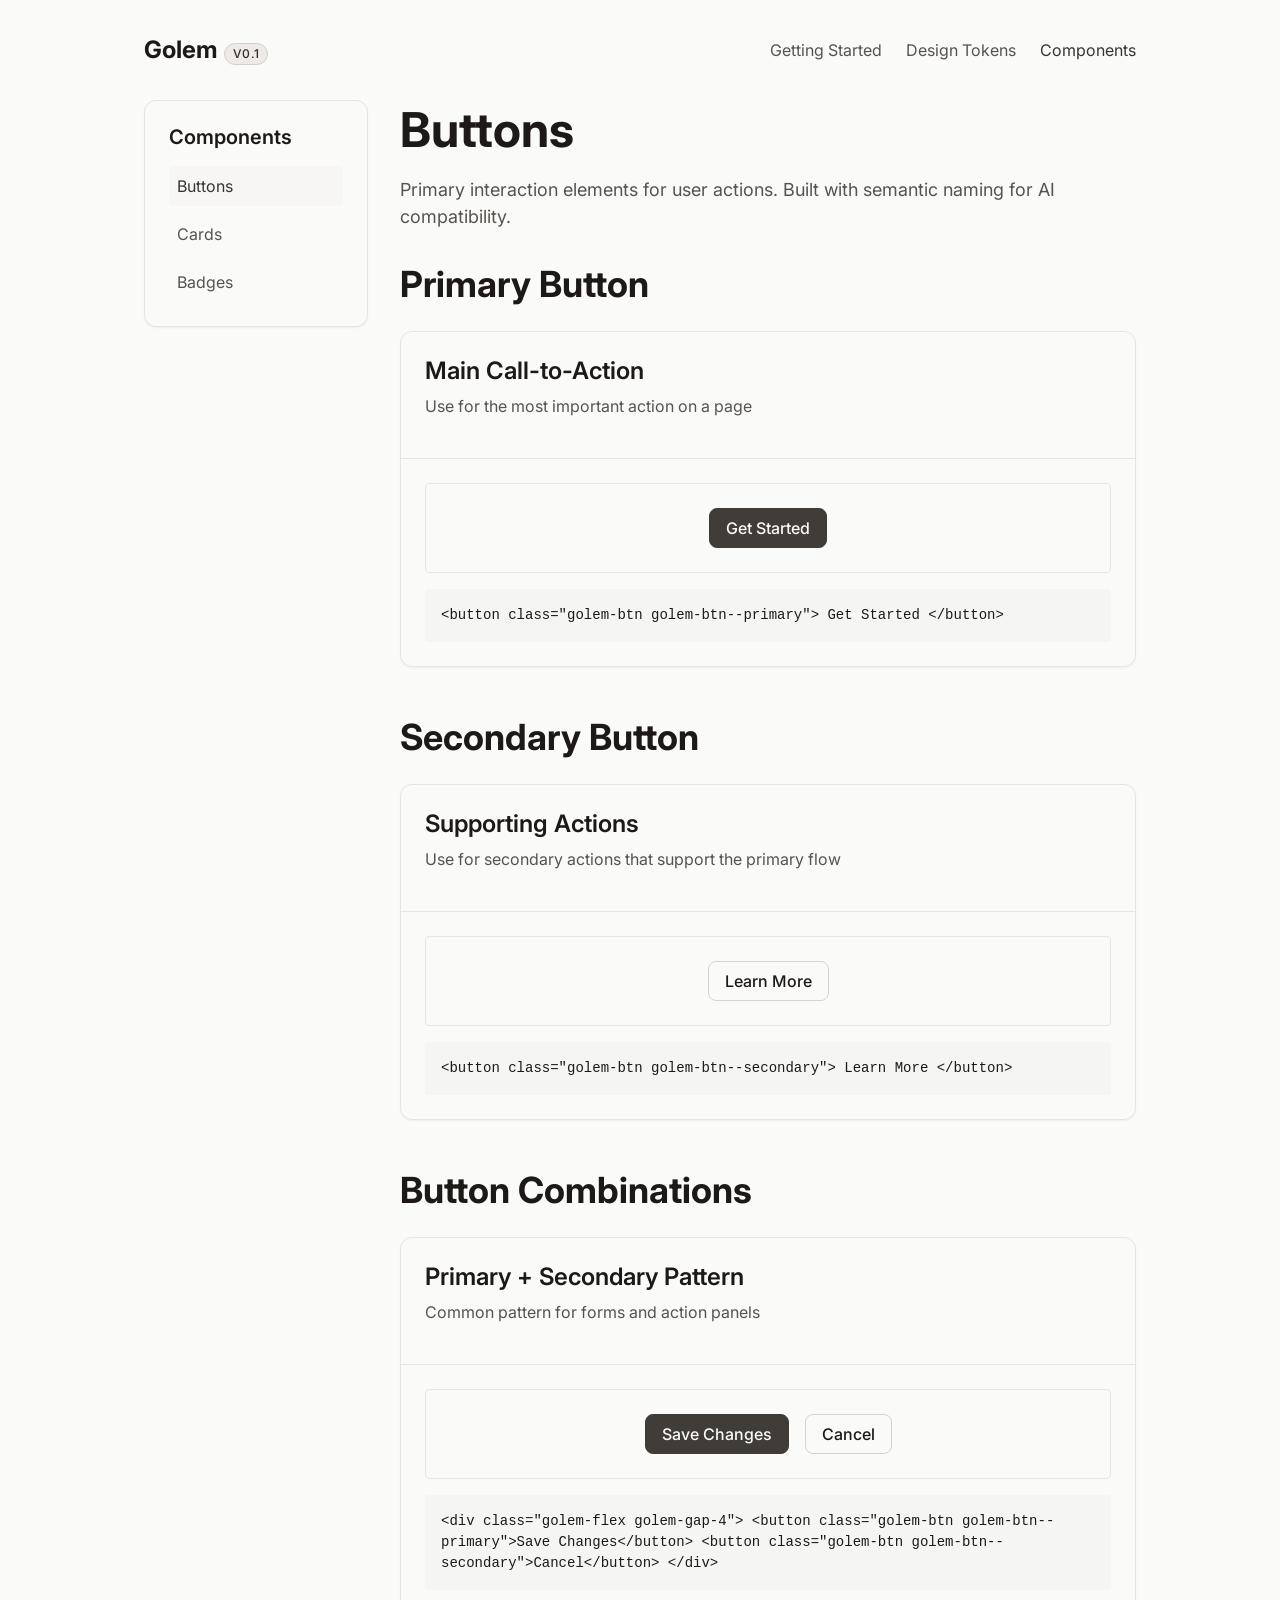
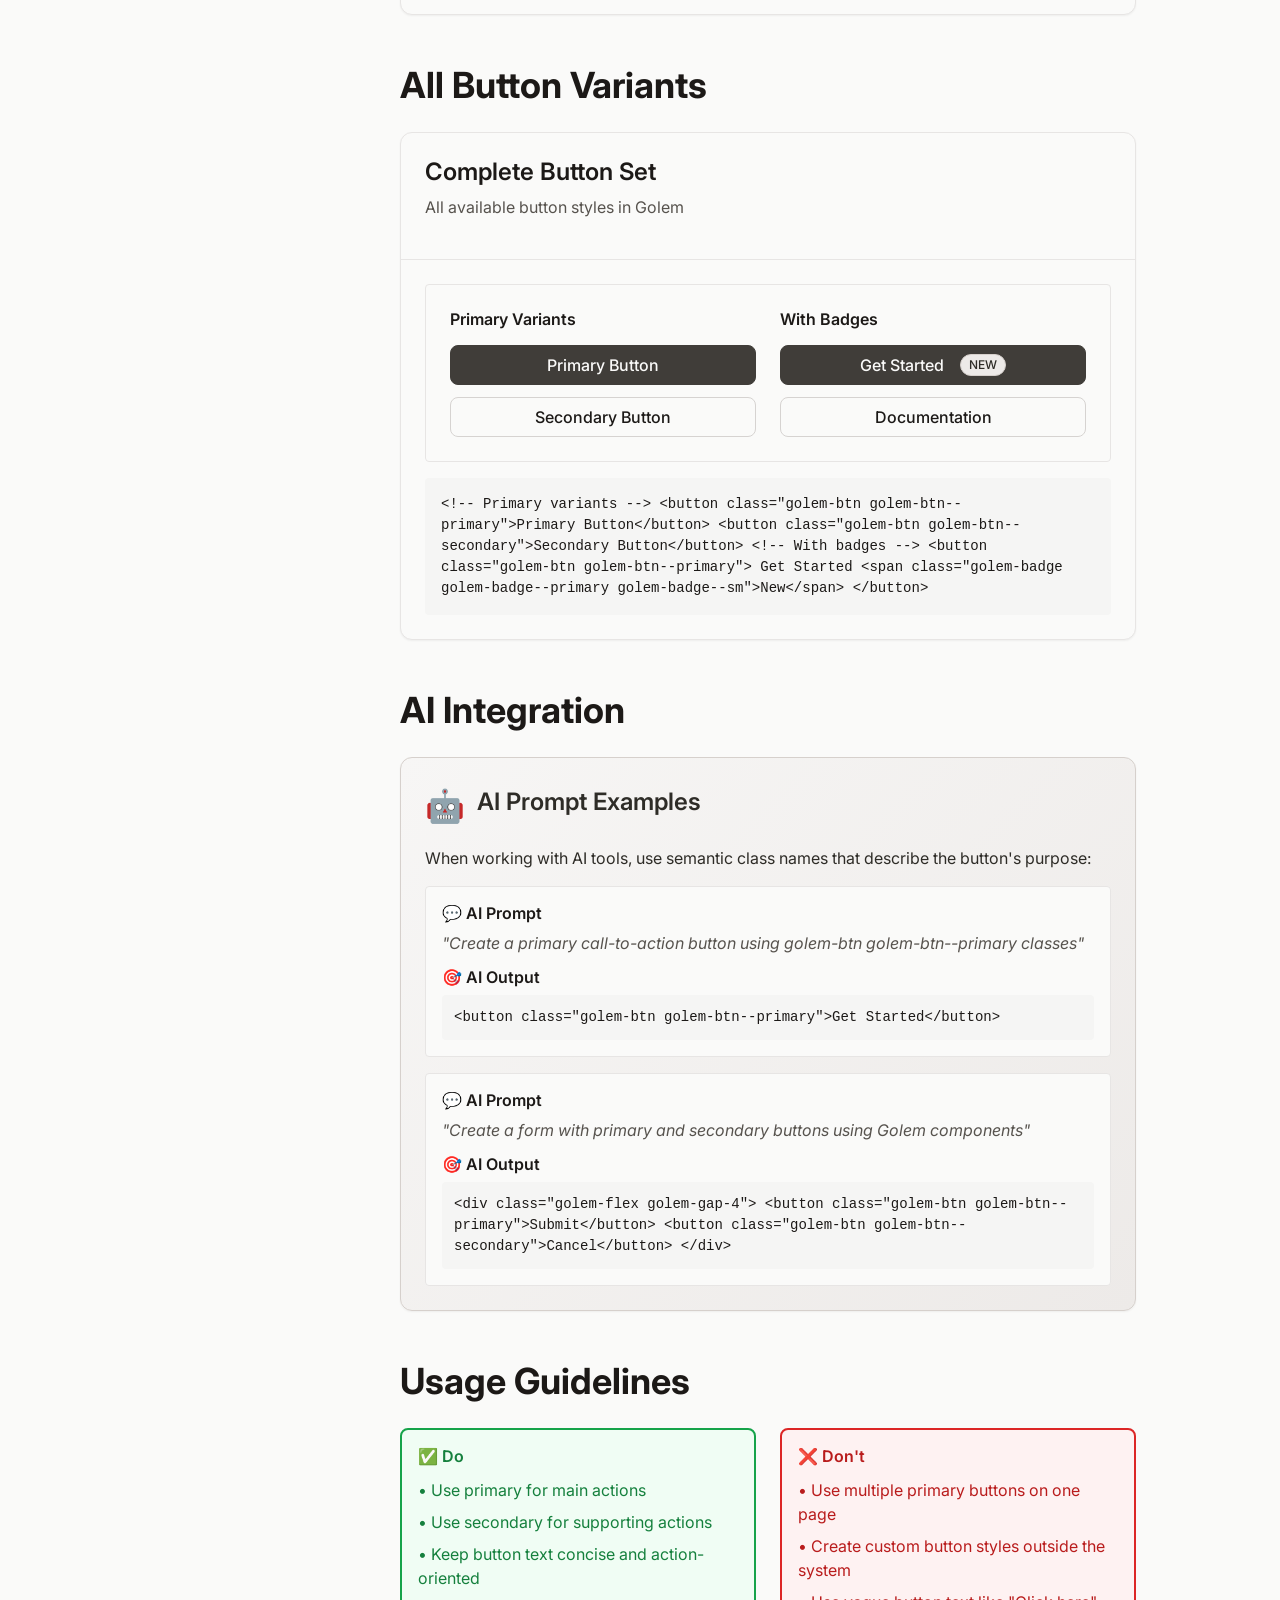
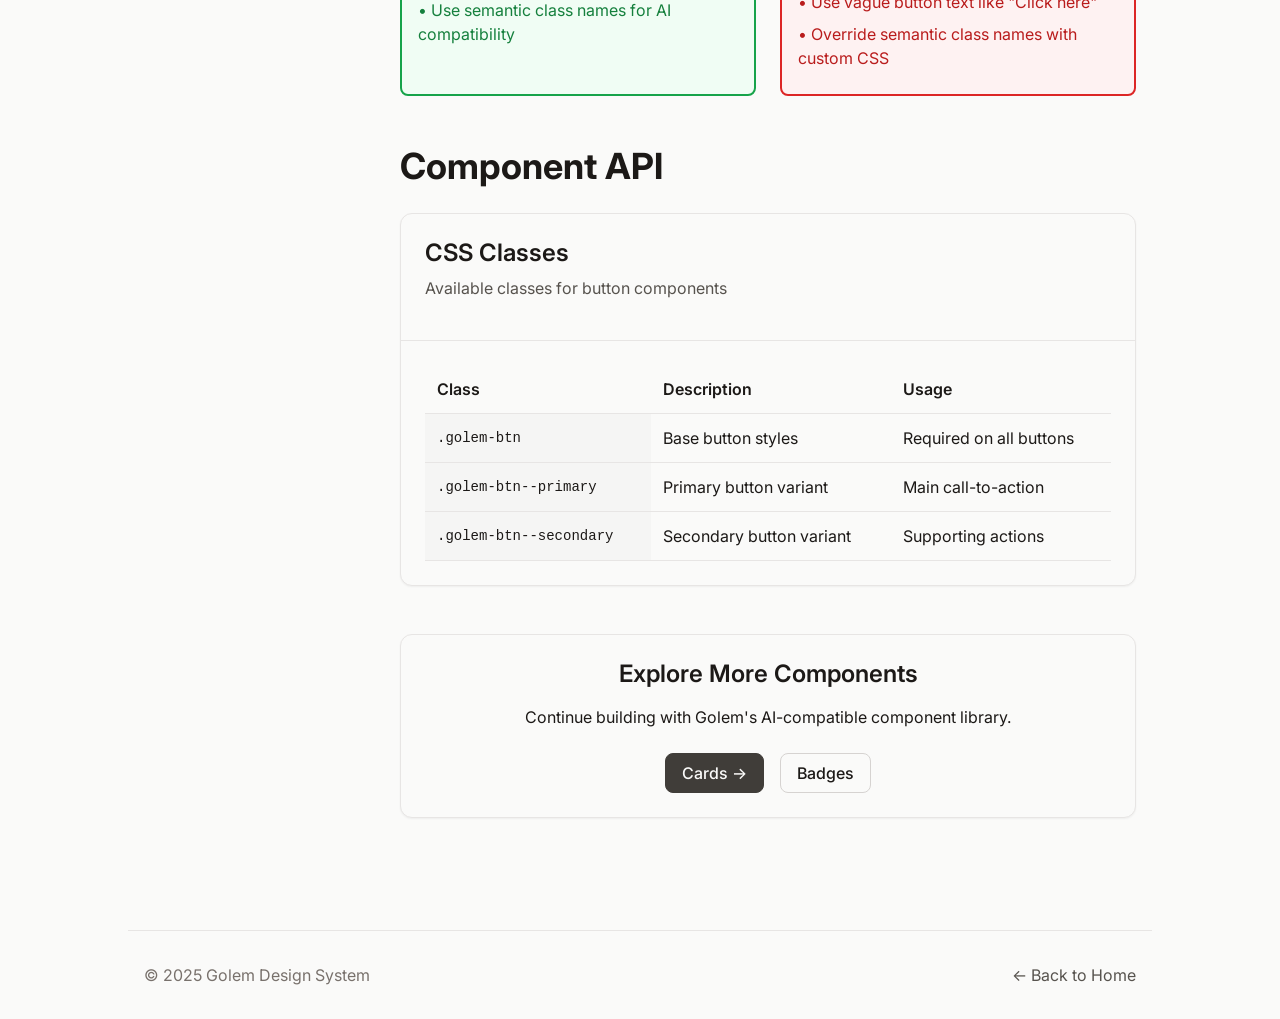
<file: pages/components/buttons.html>
<!DOCTYPE html>
<html lang="en">
<head>
    <meta charset="UTF-8">
    <meta name="viewport" content="width=device-width, initial-scale=1.0">
    <title>Buttons - Golem Design System</title>
    
    <!-- Design System CSS -->
    <link rel="stylesheet" href="../../css/golem-tokens.css">
    <link rel="stylesheet" href="../../css/golem-foundation.css">
    <link rel="stylesheet" href="../../css/golem-components.css">
    <link rel="stylesheet" href="../../css/site.css">
    
    <!-- Fonts -->
    <link href="https://fonts.googleapis.com/css2?family=Inter:wght@300;400;500;600;700&display=swap" rel="stylesheet">
</head>
<body>
    <!-- Navigation -->
    <nav class="golem-container golem-py-8">
        <div class="golem-flex golem-items-center golem-justify-between">
            <a href="../../index.html" class="golem-text-headline-medium" style="text-decoration: none; color: var(--golem-color-text-primary);">
                <strong>Golem</strong> <span class="golem-badge golem-badge--primary golem-badge--sm">v0.1</span>
            </a>
            <div class="golem-flex golem-gap-6">
                <a href="../getting-started.html" style="color: var(--golem-color-text-secondary); text-decoration: none;">Getting Started</a>
                <a href="../design-tokens/colors.html" style="color: var(--golem-color-text-secondary); text-decoration: none;">Design Tokens</a>
                <a href="buttons.html" style="color: var(--golem-color-primary-600); text-decoration: none;">Components</a>
            </div>
        </div>
    </nav>

    <!-- Main Content -->
    <main class="golem-container">
        <div class="golem-grid golem-grid-cols-1 golem-grid-cols-lg-4 golem-gap-8">
            
            <!-- Sidebar -->
            <aside>
                <div class="golem-card">
                    <div class="golem-card__body">
                        <h3 class="golem-text-headline-small golem-mb-4">Components</h3>
                        <nav class="golem-flex golem-flex-col golem-gap-2">
                            <a href="buttons.html" style="color: var(--golem-color-primary-600); text-decoration: none; padding: var(--golem-space-2); border-radius: var(--golem-radius-base); background-color: var(--golem-color-primary-50);">Buttons</a>
                            <a href="cards.html" style="color: var(--golem-color-text-secondary); text-decoration: none; padding: var(--golem-space-2); border-radius: var(--golem-radius-base);">Cards</a>
                            <a href="badges.html" style="color: var(--golem-color-text-secondary); text-decoration: none; padding: var(--golem-space-2); border-radius: var(--golem-radius-base);">Badges</a>
                        </nav>
                    </div>
                </div>
            </aside>

            <!-- Main Content -->
            <div class="golem-col-span-3">
                <header class="golem-mb-8">
                    <h1 class="golem-text-display-large">Buttons</h1>
                    <p class="golem-text-body-large" style="color: var(--golem-color-text-secondary);">
                        Primary interaction elements for user actions. Built with semantic naming for AI compatibility.
                    </p>
                </header>

                <!-- Primary Button Section -->
                <section class="golem-mb-12">
                    <h2 class="golem-text-display-medium golem-mb-6">Primary Button</h2>
                    
                    <div class="golem-card golem-mb-6">
                        <div class="golem-card__header">
                            <h3 class="golem-card__title">Main Call-to-Action</h3>
                            <p class="golem-card__subtitle">Use for the most important action on a page</p>
                        </div>
                        <div class="golem-card__body">
                            <!-- Live Example -->
                            <div class="golem-mb-4" style="padding: var(--golem-space-6); background-color: var(--golem-color-surface-base); border: 1px solid var(--golem-color-border-base); border-radius: var(--golem-radius-base); text-align: center;">
                                <button class="golem-btn golem-btn--primary">Get Started</button>
                            </div>
                            
                            <!-- Code -->
                            <div style="background-color: var(--golem-color-surface-raised); padding: var(--golem-space-4); border-radius: var(--golem-radius-base); font-family: var(--golem-font-mono); font-size: var(--golem-text-sm);">
                                <code>&lt;button class="golem-btn golem-btn--primary"&gt;
  Get Started
&lt;/button&gt;</code>
                            </div>
                        </div>
                    </div>
                </section>

                <!-- Secondary Button Section -->
                <section class="golem-mb-12">
                    <h2 class="golem-text-display-medium golem-mb-6">Secondary Button</h2>
                    
                    <div class="golem-card golem-mb-6">
                        <div class="golem-card__header">
                            <h3 class="golem-card__title">Supporting Actions</h3>
                            <p class="golem-card__subtitle">Use for secondary actions that support the primary flow</p>
                        </div>
                        <div class="golem-card__body">
                            <!-- Live Example -->
                            <div class="golem-mb-4" style="padding: var(--golem-space-6); background-color: var(--golem-color-surface-base); border: 1px solid var(--golem-color-border-base); border-radius: var(--golem-radius-base); text-align: center;">
                                <button class="golem-btn golem-btn--secondary">Learn More</button>
                            </div>
                            
                            <!-- Code -->
                            <div style="background-color: var(--golem-color-surface-raised); padding: var(--golem-space-4); border-radius: var(--golem-radius-base); font-family: var(--golem-font-mono); font-size: var(--golem-text-sm);">
                                <code>&lt;button class="golem-btn golem-btn--secondary"&gt;
  Learn More
&lt;/button&gt;</code>
                            </div>
                        </div>
                    </div>
                </section>

                <!-- Button Combinations Section -->
                <section class="golem-mb-12">
                    <h2 class="golem-text-display-medium golem-mb-6">Button Combinations</h2>
                    
                    <div class="golem-card">
                        <div class="golem-card__header">
                            <h3 class="golem-card__title">Primary + Secondary Pattern</h3>
                            <p class="golem-card__subtitle">Common pattern for forms and action panels</p>
                        </div>
                        <div class="golem-card__body">
                            <!-- Live Example -->
                            <div class="golem-mb-4" style="padding: var(--golem-space-6); background-color: var(--golem-color-surface-base); border: 1px solid var(--golem-color-border-base); border-radius: var(--golem-radius-base);">
                                <div class="golem-flex golem-gap-4 golem-justify-center">
                                    <button class="golem-btn golem-btn--primary">Save Changes</button>
                                    <button class="golem-btn golem-btn--secondary">Cancel</button>
                                </div>
                            </div>
                            
                            <!-- Code -->
                            <div style="background-color: var(--golem-color-surface-raised); padding: var(--golem-space-4); border-radius: var(--golem-radius-base); font-family: var(--golem-font-mono); font-size: var(--golem-text-sm);">
                                <code>&lt;div class="golem-flex golem-gap-4"&gt;
  &lt;button class="golem-btn golem-btn--primary"&gt;Save Changes&lt;/button&gt;
  &lt;button class="golem-btn golem-btn--secondary"&gt;Cancel&lt;/button&gt;
&lt;/div&gt;</code>
                            </div>
                        </div>
                    </div>
                </section>

                <!-- All Button States Section -->
                <section class="golem-mb-12">
                    <h2 class="golem-text-display-medium golem-mb-6">All Button Variants</h2>
                    
                    <div class="golem-card">
                        <div class="golem-card__header">
                            <h3 class="golem-card__title">Complete Button Set</h3>
                            <p class="golem-card__subtitle">All available button styles in Golem</p>
                        </div>
                        <div class="golem-card__body">
                            <!-- Live Example -->
                            <div class="golem-mb-4" style="padding: var(--golem-space-6); background-color: var(--golem-color-surface-base); border: 1px solid var(--golem-color-border-base); border-radius: var(--golem-radius-base);">
                                <div class="golem-grid golem-grid-cols-1 golem-grid-cols-lg-2 golem-gap-6">
                                    <div>
                                        <h4 class="golem-mb-3">Primary Variants</h4>
                                        <div class="golem-flex golem-flex-col golem-gap-3">
                                            <button class="golem-btn golem-btn--primary">Primary Button</button>
                                            <button class="golem-btn golem-btn--secondary">Secondary Button</button>
                                        </div>
                                    </div>
                                    
                                    <div>
                                        <h4 class="golem-mb-3">With Badges</h4>
                                        <div class="golem-flex golem-flex-col golem-gap-3">
                                            <button class="golem-btn golem-btn--primary">
                                                Get Started 
                                                <span class="golem-badge golem-badge--primary golem-badge--sm" style="margin-left: var(--golem-space-2);">New</span>
                                            </button>
                                            <button class="golem-btn golem-btn--secondary">
                                                Documentation
                                            </button>
                                        </div>
                                    </div>
                                </div>
                            </div>
                            
                            <!-- Code -->
                            <div style="background-color: var(--golem-color-surface-raised); padding: var(--golem-space-4); border-radius: var(--golem-radius-base); font-family: var(--golem-font-mono); font-size: var(--golem-text-sm);">
                                <code>&lt;!-- Primary variants --&gt;
&lt;button class="golem-btn golem-btn--primary"&gt;Primary Button&lt;/button&gt;
&lt;button class="golem-btn golem-btn--secondary"&gt;Secondary Button&lt;/button&gt;

&lt;!-- With badges --&gt;
&lt;button class="golem-btn golem-btn--primary"&gt;
  Get Started &lt;span class="golem-badge golem-badge--primary golem-badge--sm"&gt;New&lt;/span&gt;
&lt;/button&gt;</code>
                            </div>
                        </div>
                    </div>
                </section>

                <!-- AI Integration Section -->
                <section class="golem-mb-12">
                    <h2 class="golem-text-display-medium golem-mb-6">AI Integration</h2>
                    
                    <div class="golem-card" style="background: linear-gradient(135deg, var(--golem-color-primary-50) 0%, var(--golem-color-primary-100) 100%); border-color: var(--golem-color-primary-200);">
                        <div class="golem-card__body">
                            <div style="display: flex; align-items: center; gap: var(--golem-space-3); margin-bottom: var(--golem-space-4);">
                                <span style="font-size: 2rem;">🤖</span>
                                <h3 class="golem-card__title golem-mb-0" style="color: var(--golem-color-primary-700);">AI Prompt Examples</h3>
                            </div>
                            
                            <p style="color: var(--golem-color-primary-700); margin-bottom: var(--golem-space-4);">
                                When working with AI tools, use semantic class names that describe the button's purpose:
                            </p>
                            
                            <div class="golem-grid golem-grid-cols-1 golem-gap-4">
                                <!-- Prompt Example 1 -->
                                <div style="background-color: var(--golem-color-surface-base); border: 1px solid var(--golem-color-border-base); border-radius: var(--golem-radius-base); padding: var(--golem-space-4);">
                                    <h4 style="margin-bottom: var(--golem-space-2); color: var(--golem-color-text-primary);">💬 AI Prompt</h4>
                                    <p style="font-style: italic; margin-bottom: var(--golem-space-3); color: var(--golem-color-text-secondary);">
                                        "Create a primary call-to-action button using golem-btn golem-btn--primary classes"
                                    </p>
                                    <h4 style="margin-bottom: var(--golem-space-2); color: var(--golem-color-text-primary);">🎯 AI Output</h4>
                                    <div style="background-color: var(--golem-color-surface-raised); padding: var(--golem-space-3); border-radius: var(--golem-radius-base); font-family: var(--golem-font-mono); font-size: var(--golem-text-sm);">
                                        <code>&lt;button class="golem-btn golem-btn--primary"&gt;Get Started&lt;/button&gt;</code>
                                    </div>
                                </div>

                                <!-- Prompt Example 2 -->
                                <div style="background-color: var(--golem-color-surface-base); border: 1px solid var(--golem-color-border-base); border-radius: var(--golem-radius-base); padding: var(--golem-space-4);">
                                    <h4 style="margin-bottom: var(--golem-space-2); color: var(--golem-color-text-primary);">💬 AI Prompt</h4>
                                    <p style="font-style: italic; margin-bottom: var(--golem-space-3); color: var(--golem-color-text-secondary);">
                                        "Create a form with primary and secondary buttons using Golem components"
                                    </p>
                                    <h4 style="margin-bottom: var(--golem-space-2); color: var(--golem-color-text-primary);">🎯 AI Output</h4>
                                    <div style="background-color: var(--golem-color-surface-raised); padding: var(--golem-space-3); border-radius: var(--golem-radius-base); font-family: var(--golem-font-mono); font-size: var(--golem-text-sm);">
                                        <code>&lt;div class="golem-flex golem-gap-4"&gt;
  &lt;button class="golem-btn golem-btn--primary"&gt;Submit&lt;/button&gt;
  &lt;button class="golem-btn golem-btn--secondary"&gt;Cancel&lt;/button&gt;
&lt;/div&gt;</code>
                                    </div>
                                </div>
                            </div>
                        </div>
                    </div>
                </section>

                <!-- Usage Guidelines -->
                <section class="golem-mb-12">
                    <h2 class="golem-text-display-medium golem-mb-6">Usage Guidelines</h2>
                    
                    <div class="golem-grid golem-grid-cols-1 golem-grid-cols-lg-2 golem-gap-6">
                        <!-- Do Example -->
                        <div style="background-color: var(--golem-color-success-light, #ecfdf5); border: 2px solid var(--golem-color-success-base, #10b981); border-radius: var(--golem-radius-lg); padding: var(--golem-space-4);">
                            <h4 style="color: var(--golem-color-success-strong, #047857); margin-bottom: var(--golem-space-3);">✅ Do</h4>
                            <ul style="color: var(--golem-color-success-strong, #047857); list-style: none; padding: 0;">
                                <li class="golem-mb-2">• Use primary for main actions</li>
                                <li class="golem-mb-2">• Use secondary for supporting actions</li>
                                <li class="golem-mb-2">• Keep button text concise and action-oriented</li>
                                <li class="golem-mb-2">• Use semantic class names for AI compatibility</li>
                            </ul>
                        </div>

                        <!-- Don't Example -->
                        <div style="background-color: var(--golem-color-error-light, #fef2f2); border: 2px solid var(--golem-color-error-base, #ef4444); border-radius: var(--golem-radius-lg); padding: var(--golem-space-4);">
                            <h4 style="color: var(--golem-color-error-strong, #b91c1c); margin-bottom: var(--golem-space-3);">❌ Don't</h4>
                            <ul style="color: var(--golem-color-error-strong, #b91c1c); list-style: none; padding: 0;">
                                <li class="golem-mb-2">• Use multiple primary buttons on one page</li>
                                <li class="golem-mb-2">• Create custom button styles outside the system</li>
                                <li class="golem-mb-2">• Use vague button text like "Click here"</li>
                                <li class="golem-mb-2">• Override semantic class names with custom CSS</li>
                            </ul>
                        </div>
                    </div>
                </section>

                <!-- Component API -->
                <section class="golem-mb-12">
                    <h2 class="golem-text-display-medium golem-mb-6">Component API</h2>
                    
                    <div class="golem-card">
                        <div class="golem-card__header">
                            <h3 class="golem-card__title">CSS Classes</h3>
                            <p class="golem-card__subtitle">Available classes for button components</p>
                        </div>
                        <div class="golem-card__body">
                            <table style="width: 100%; border-collapse: collapse;">
                                <thead>
                                    <tr style="border-bottom: 1px solid var(--golem-color-border-base);">
                                        <th style="text-align: left; padding: var(--golem-space-3); font-weight: var(--golem-font-semibold);">Class</th>
                                        <th style="text-align: left; padding: var(--golem-space-3); font-weight: var(--golem-font-semibold);">Description</th>
                                        <th style="text-align: left; padding: var(--golem-space-3); font-weight: var(--golem-font-semibold);">Usage</th>
                                    </tr>
                                </thead>
                                <tbody>
                                    <tr style="border-bottom: 1px solid var(--golem-color-border-base);">
                                        <td style="padding: var(--golem-space-3); font-family: var(--golem-font-mono); font-size: var(--golem-text-sm); background-color: var(--golem-color-surface-raised);">.golem-btn</td>
                                        <td style="padding: var(--golem-space-3);">Base button styles</td>
                                        <td style="padding: var(--golem-space-3);">Required on all buttons</td>
                                    </tr>
                                    <tr style="border-bottom: 1px solid var(--golem-color-border-base);">
                                        <td style="padding: var(--golem-space-3); font-family: var(--golem-font-mono); font-size: var(--golem-text-sm); background-color: var(--golem-color-surface-raised);">.golem-btn--primary</td>
                                        <td style="padding: var(--golem-space-3);">Primary button variant</td>
                                        <td style="padding: var(--golem-space-3);">Main call-to-action</td>
                                    </tr>
                                    <tr style="border-bottom: 1px solid var(--golem-color-border-base);">
                                        <td style="padding: var(--golem-space-3); font-family: var(--golem-font-mono); font-size: var(--golem-text-sm); background-color: var(--golem-color-surface-raised);">.golem-btn--secondary</td>
                                        <td style="padding: var(--golem-space-3);">Secondary button variant</td>
                                        <td style="padding: var(--golem-space-3);">Supporting actions</td>
                                    </tr>
                                </tbody>
                            </table>
                        </div>
                    </div>
                </section>

                <!-- Next Steps -->
                <section class="golem-mb-12">
                    <div class="golem-card golem-card--raised">
                        <div class="golem-card__body text-center">
                            <h2 class="golem-text-headline-medium golem-mb-4">Explore More Components</h2>
                            <p class="golem-mb-6">Continue building with Golem's AI-compatible component library.</p>
                            <div class="golem-flex golem-justify-center golem-gap-4">
                                <a href="cards.html" class="golem-btn golem-btn--primary">Cards →</a>
                                <a href="badges.html" class="golem-btn golem-btn--secondary">Badges</a>
                            </div>
                        </div>
                    </div>
                </section>
            </div>
        </div>
    </main>

    <!-- Footer -->
    <footer class="golem-container golem-py-8" style="border-top: 1px solid var(--golem-color-border-base); margin-top: var(--golem-space-16);">
        <div class="golem-flex golem-items-center golem-justify-between">
            <p style="color: var(--golem-color-text-tertiary); margin: 0;">© 2025 Golem Design System</p>
            <a href="../../index.html" style="color: var(--golem-color-text-secondary); text-decoration: none;">← Back to Home</a>
        </div>
    </footer>
</body>
</html>
</file>
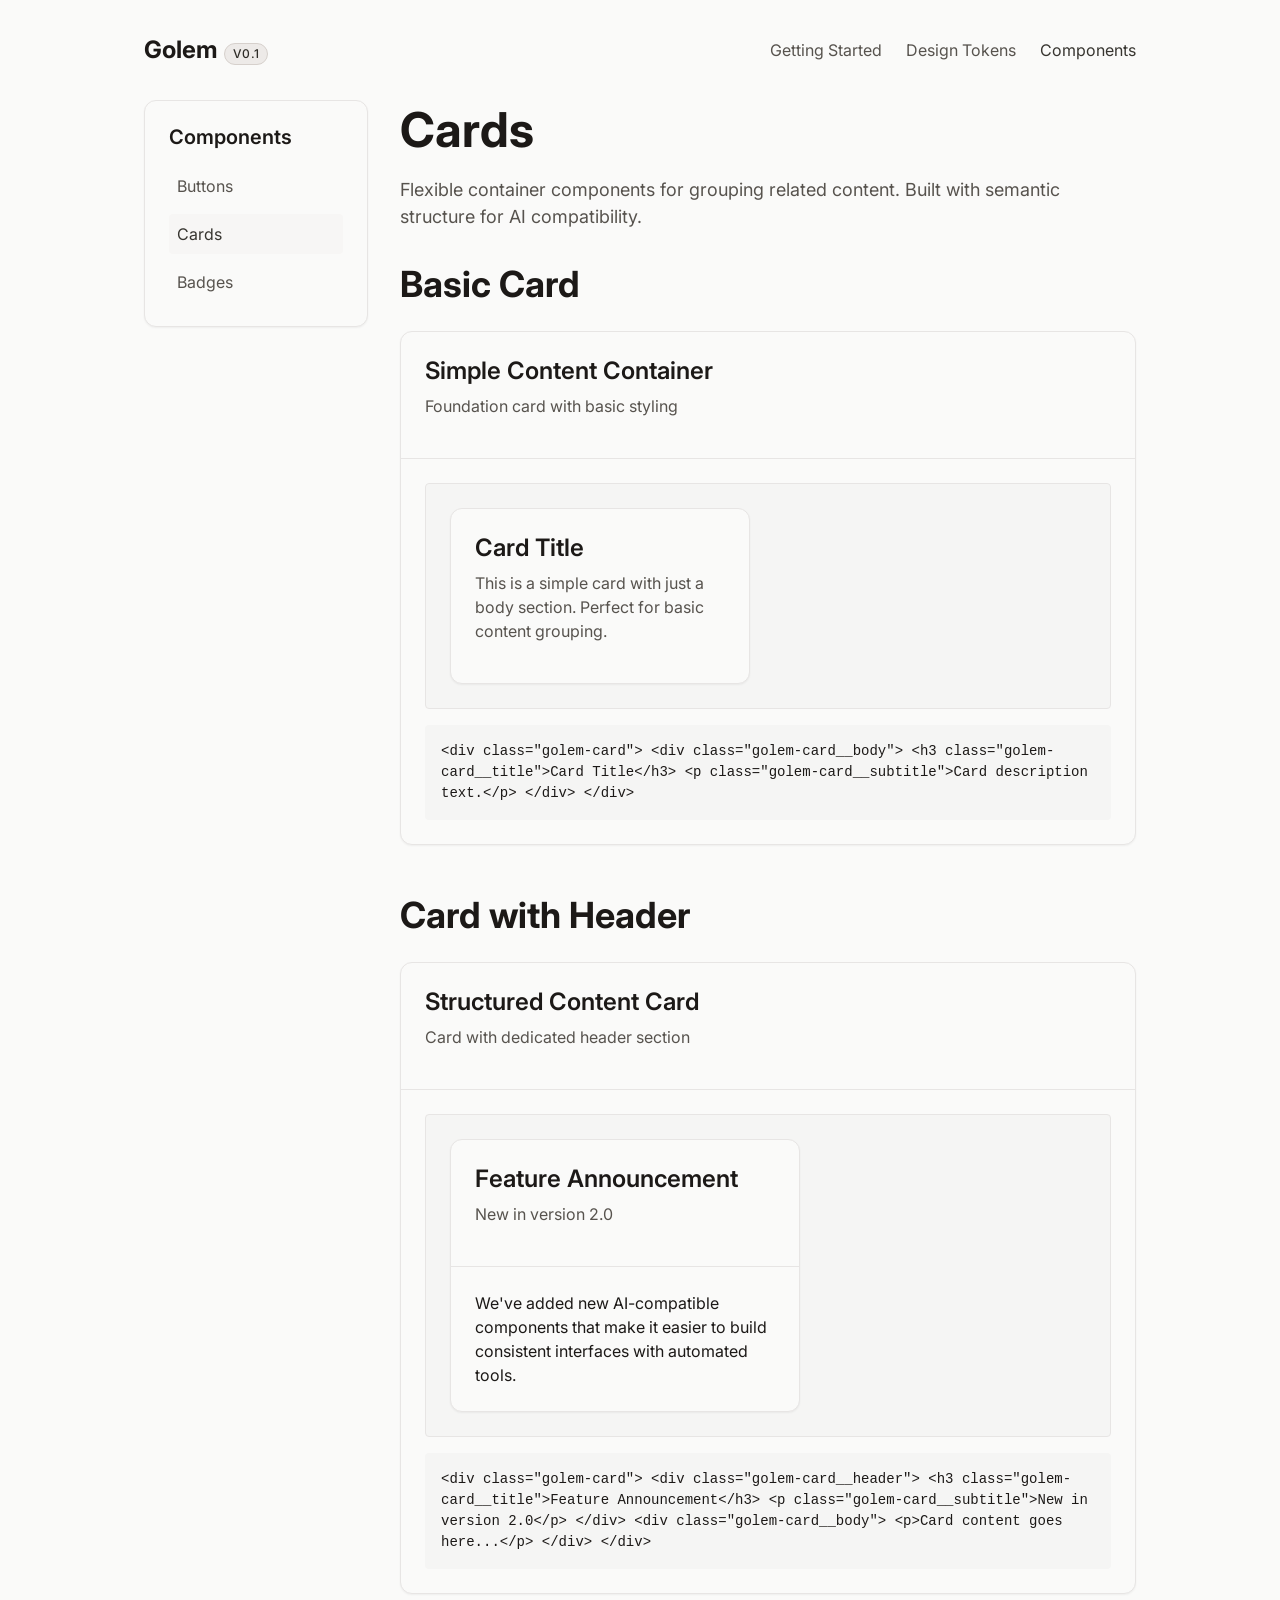
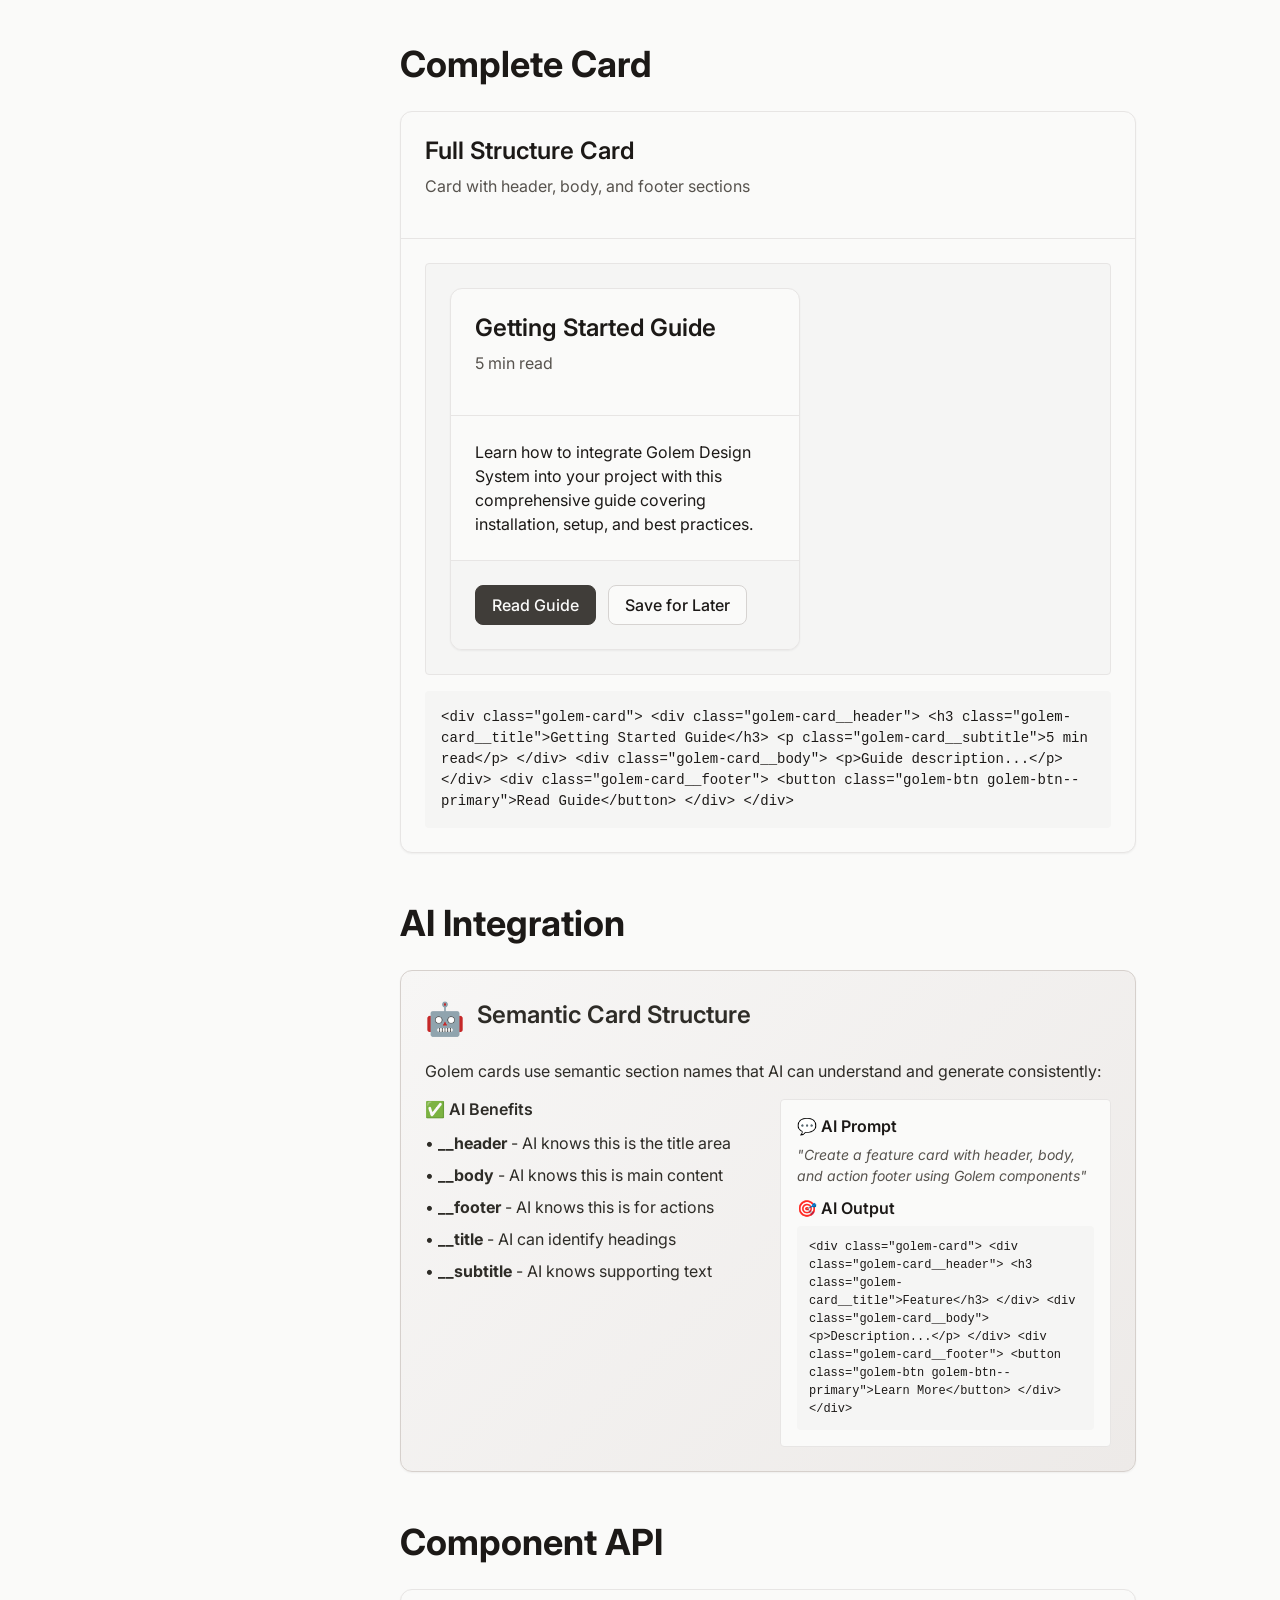
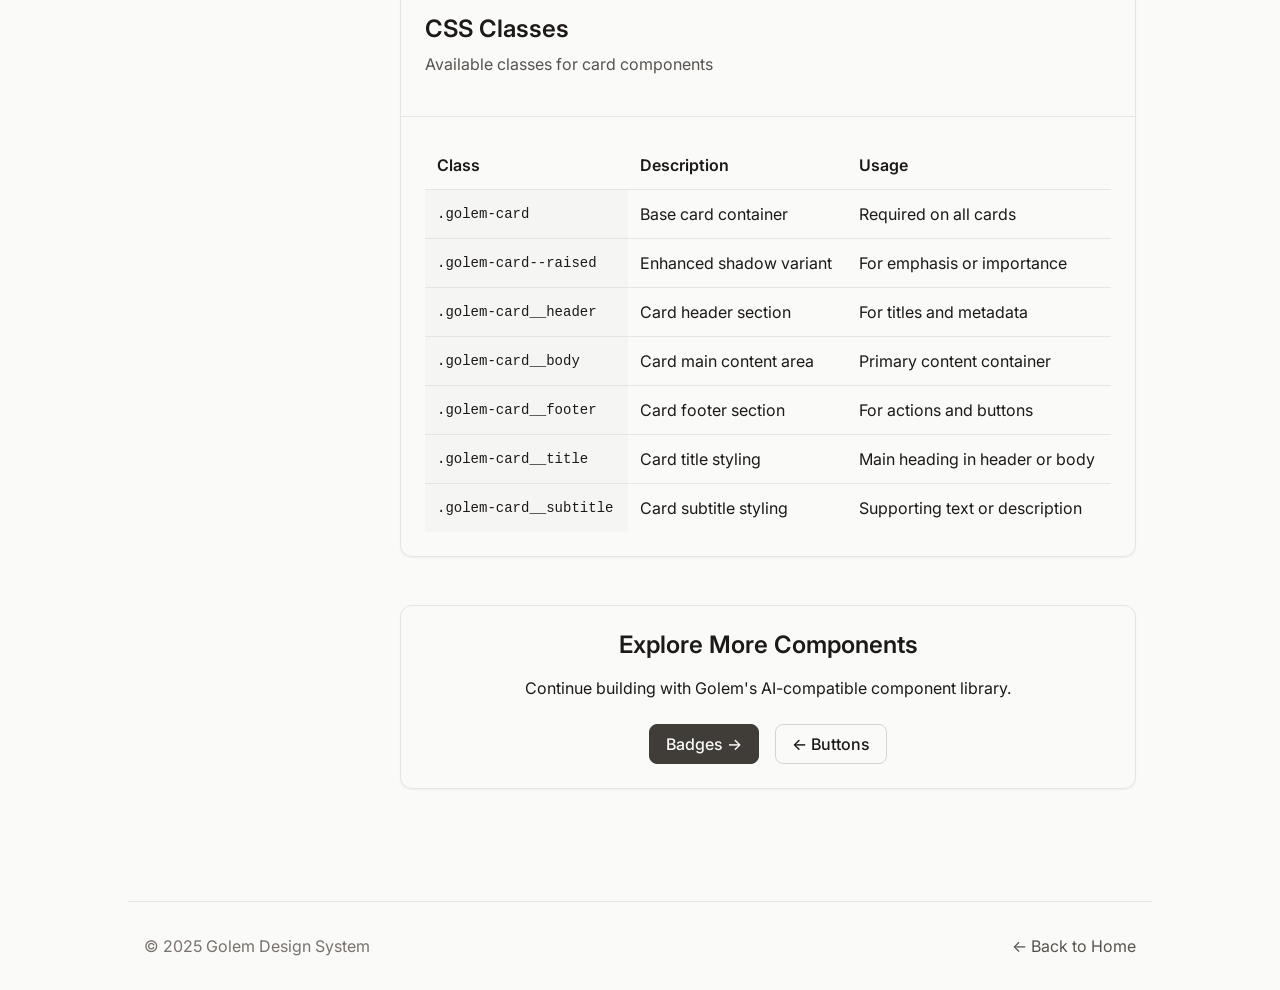
<file: pages/components/cards.html>
<!DOCTYPE html>
<html lang="en">
<head>
    <meta charset="UTF-8">
    <meta name="viewport" content="width=device-width, initial-scale=1.0">
    <title>Cards - Golem Design System</title>
    
    <!-- Design System CSS -->
    <link rel="stylesheet" href="../../css/golem-tokens.css">
    <link rel="stylesheet" href="../../css/golem-foundation.css">
    <link rel="stylesheet" href="../../css/golem-components.css">
    <link rel="stylesheet" href="../../css/site.css">
    
    <!-- Fonts -->
    <link href="https://fonts.googleapis.com/css2?family=Inter:wght@300;400;500;600;700&display=swap" rel="stylesheet">
</head>
<body>
    <!-- Navigation -->
    <nav class="golem-container golem-py-8">
        <div class="golem-flex golem-items-center golem-justify-between">
            <a href="../../index.html" class="golem-text-headline-medium" style="text-decoration: none; color: var(--golem-color-text-primary);">
                <strong>Golem</strong> <span class="golem-badge golem-badge--primary golem-badge--sm">v0.1</span>
            </a>
            <div class="golem-flex golem-gap-6">
                <a href="../getting-started.html" style="color: var(--golem-color-text-secondary); text-decoration: none;">Getting Started</a>
                <a href="../design-tokens/colors.html" style="color: var(--golem-color-text-secondary); text-decoration: none;">Design Tokens</a>
                <a href="cards.html" style="color: var(--golem-color-primary-600); text-decoration: none;">Components</a>
            </div>
        </div>
    </nav>

    <!-- Main Content -->
    <main class="golem-container">
        <div class="golem-grid golem-grid-cols-1 golem-grid-cols-lg-4 golem-gap-8">
            
            <!-- Sidebar -->
            <aside>
                <div class="golem-card">
                    <div class="golem-card__body">
                        <h3 class="golem-text-headline-small golem-mb-4">Components</h3>
                        <nav class="golem-flex golem-flex-col golem-gap-2">
                            <a href="buttons.html" style="color: var(--golem-color-text-secondary); text-decoration: none; padding: var(--golem-space-2); border-radius: var(--golem-radius-base);">Buttons</a>
                            <a href="cards.html" style="color: var(--golem-color-primary-600); text-decoration: none; padding: var(--golem-space-2); border-radius: var(--golem-radius-base); background-color: var(--golem-color-primary-50);">Cards</a>
                            <a href="badges.html" style="color: var(--golem-color-text-secondary); text-decoration: none; padding: var(--golem-space-2); border-radius: var(--golem-radius-base);">Badges</a>
                        </nav>
                    </div>
                </div>
            </aside>

            <!-- Main Content -->
            <div class="golem-col-span-3">
                <header class="golem-mb-8">
                    <h1 class="golem-text-display-large">Cards</h1>
                    <p class="golem-text-body-large" style="color: var(--golem-color-text-secondary);">
                        Flexible container components for grouping related content. Built with semantic structure for AI compatibility.
                    </p>
                </header>

                <!-- Basic Card Section -->
                <section class="golem-mb-12">
                    <h2 class="golem-text-display-medium golem-mb-6">Basic Card</h2>
                    
                    <div class="golem-card golem-mb-6">
                        <div class="golem-card__header">
                            <h3 class="golem-card__title">Simple Content Container</h3>
                            <p class="golem-card__subtitle">Foundation card with basic styling</p>
                        </div>
                        <div class="golem-card__body">
                            <!-- Live Example -->
                            <div class="golem-mb-4" style="padding: var(--golem-space-6); background-color: var(--golem-color-surface-raised); border: 1px solid var(--golem-color-border-base); border-radius: var(--golem-radius-base);">
                                <div class="golem-card" style="max-width: 300px;">
                                    <div class="golem-card__body">
                                        <h4 class="golem-card__title">Card Title</h4>
                                        <p class="golem-card__subtitle">This is a simple card with just a body section. Perfect for basic content grouping.</p>
                                    </div>
                                </div>
                            </div>
                            
                            <!-- Code -->
                            <div style="background-color: var(--golem-color-surface-raised); padding: var(--golem-space-4); border-radius: var(--golem-radius-base); font-family: var(--golem-font-mono); font-size: var(--golem-text-sm);">
                                <code>&lt;div class="golem-card"&gt;
  &lt;div class="golem-card__body"&gt;
    &lt;h3 class="golem-card__title"&gt;Card Title&lt;/h3&gt;
    &lt;p class="golem-card__subtitle"&gt;Card description text.&lt;/p&gt;
  &lt;/div&gt;
&lt;/div&gt;</code>
                            </div>
                        </div>
                    </div>
                </section>

                <!-- Card with Header Section -->
                <section class="golem-mb-12">
                    <h2 class="golem-text-display-medium golem-mb-6">Card with Header</h2>
                    
                    <div class="golem-card golem-mb-6">
                        <div class="golem-card__header">
                            <h3 class="golem-card__title">Structured Content Card</h3>
                            <p class="golem-card__subtitle">Card with dedicated header section</p>
                        </div>
                        <div class="golem-card__body">
                            <!-- Live Example -->
                            <div class="golem-mb-4" style="padding: var(--golem-space-6); background-color: var(--golem-color-surface-raised); border: 1px solid var(--golem-color-border-base); border-radius: var(--golem-radius-base);">
                                <div class="golem-card" style="max-width: 350px;">
                                    <div class="golem-card__header">
                                        <h4 class="golem-card__title">Feature Announcement</h4>
                                        <p class="golem-card__subtitle">New in version 2.0</p>
                                    </div>
                                    <div class="golem-card__body">
                                        <p style="margin: 0;">We've added new AI-compatible components that make it easier to build consistent interfaces with automated tools.</p>
                                    </div>
                                </div>
                            </div>
                            
                            <!-- Code -->
                            <div style="background-color: var(--golem-color-surface-raised); padding: var(--golem-space-4); border-radius: var(--golem-radius-base); font-family: var(--golem-font-mono); font-size: var(--golem-text-sm);">
                                <code>&lt;div class="golem-card"&gt;
  &lt;div class="golem-card__header"&gt;
    &lt;h3 class="golem-card__title"&gt;Feature Announcement&lt;/h3&gt;
    &lt;p class="golem-card__subtitle"&gt;New in version 2.0&lt;/p&gt;
  &lt;/div&gt;
  &lt;div class="golem-card__body"&gt;
    &lt;p&gt;Card content goes here...&lt;/p&gt;
  &lt;/div&gt;
&lt;/div&gt;</code>
                            </div>
                        </div>
                    </div>
                </section>

                <!-- Complete Card Section -->
                <section class="golem-mb-12">
                    <h2 class="golem-text-display-medium golem-mb-6">Complete Card</h2>
                    
                    <div class="golem-card golem-mb-6">
                        <div class="golem-card__header">
                            <h3 class="golem-card__title">Full Structure Card</h3>
                            <p class="golem-card__subtitle">Card with header, body, and footer sections</p>
                        </div>
                        <div class="golem-card__body">
                            <!-- Live Example -->
                            <div class="golem-mb-4" style="padding: var(--golem-space-6); background-color: var(--golem-color-surface-raised); border: 1px solid var(--golem-color-border-base); border-radius: var(--golem-radius-base);">
                                <div class="golem-card" style="max-width: 350px;">
                                    <div class="golem-card__header">
                                        <h4 class="golem-card__title">Getting Started Guide</h4>
                                        <p class="golem-card__subtitle">5 min read</p>
                                    </div>
                                    <div class="golem-card__body">
                                        <p style="margin: 0;">Learn how to integrate Golem Design System into your project with this comprehensive guide covering installation, setup, and best practices.</p>
                                    </div>
                                    <div class="golem-card__footer">
                                        <div class="golem-flex golem-gap-3">
                                            <button class="golem-btn golem-btn--primary">Read Guide</button>
                                            <button class="golem-btn golem-btn--secondary">Save for Later</button>
                                        </div>
                                    </div>
                                </div>
                            </div>
                            
                            <!-- Code -->
                            <div style="background-color: var(--golem-color-surface-raised); padding: var(--golem-space-4); border-radius: var(--golem-radius-base); font-family: var(--golem-font-mono); font-size: var(--golem-text-sm);">
                                <code>&lt;div class="golem-card"&gt;
  &lt;div class="golem-card__header"&gt;
    &lt;h3 class="golem-card__title"&gt;Getting Started Guide&lt;/h3&gt;
    &lt;p class="golem-card__subtitle"&gt;5 min read&lt;/p&gt;
  &lt;/div&gt;
  &lt;div class="golem-card__body"&gt;
    &lt;p&gt;Guide description...&lt;/p&gt;
  &lt;/div&gt;
  &lt;div class="golem-card__footer"&gt;
    &lt;button class="golem-btn golem-btn--primary"&gt;Read Guide&lt;/button&gt;
  &lt;/div&gt;
&lt;/div&gt;</code>
                            </div>
                        </div>
                    </div>
                </section>

                <!-- AI Integration Section -->
                <section class="golem-mb-12">
                    <h2 class="golem-text-display-medium golem-mb-6">AI Integration</h2>
                    
                    <div class="golem-card" style="background: linear-gradient(135deg, var(--golem-color-primary-50) 0%, var(--golem-color-primary-100) 100%); border-color: var(--golem-color-primary-200);">
                        <div class="golem-card__body">
                            <div style="display: flex; align-items: center; gap: var(--golem-space-3); margin-bottom: var(--golem-space-4);">
                                <span style="font-size: 2rem;">🤖</span>
                                <h3 class="golem-card__title golem-mb-0" style="color: var(--golem-color-primary-700);">Semantic Card Structure</h3>
                            </div>
                            
                            <p style="color: var(--golem-color-primary-700); margin-bottom: var(--golem-space-4);">
                                Golem cards use semantic section names that AI can understand and generate consistently:
                            </p>
                            
                            <div class="golem-grid golem-grid-cols-1 golem-grid-cols-lg-2 golem-gap-6">
                                <!-- AI Benefits -->
                                <div>
                                    <h4 style="color: var(--golem-color-primary-700); margin-bottom: var(--golem-space-3);">✅ AI Benefits</h4>
                                    <ul style="list-style: none; padding: 0; color: var(--golem-color-primary-700);">
                                        <li class="golem-mb-2">• <strong>__header</strong> - AI knows this is the title area</li>
                                        <li class="golem-mb-2">• <strong>__body</strong> - AI knows this is main content</li>
                                        <li class="golem-mb-2">• <strong>__footer</strong> - AI knows this is for actions</li>
                                        <li class="golem-mb-2">• <strong>__title</strong> - AI can identify headings</li>
                                        <li class="golem-mb-2">• <strong>__subtitle</strong> - AI knows supporting text</li>
                                    </ul>
                                </div>

                                <!-- Prompt Example -->
                                <div style="background-color: var(--golem-color-surface-base); border: 1px solid var(--golem-color-border-base); border-radius: var(--golem-radius-base); padding: var(--golem-space-4);">
                                    <h4 style="margin-bottom: var(--golem-space-2); color: var(--golem-color-text-primary);">💬 AI Prompt</h4>
                                    <p style="font-style: italic; margin-bottom: var(--golem-space-3); color: var(--golem-color-text-secondary); font-size: var(--golem-text-sm);">
                                        "Create a feature card with header, body, and action footer using Golem components"
                                    </p>
                                    <h4 style="margin-bottom: var(--golem-space-2); color: var(--golem-color-text-primary);">🎯 AI Output</h4>
                                    <div style="background-color: var(--golem-color-surface-raised); padding: var(--golem-space-3); border-radius: var(--golem-radius-base); font-family: var(--golem-font-mono); font-size: var(--golem-text-xs);">
                                        <code>&lt;div class="golem-card"&gt;
  &lt;div class="golem-card__header"&gt;
    &lt;h3 class="golem-card__title"&gt;Feature&lt;/h3&gt;
  &lt;/div&gt;
  &lt;div class="golem-card__body"&gt;
    &lt;p&gt;Description...&lt;/p&gt;
  &lt;/div&gt;
  &lt;div class="golem-card__footer"&gt;
    &lt;button class="golem-btn golem-btn--primary"&gt;Learn More&lt;/button&gt;
  &lt;/div&gt;
&lt;/div&gt;</code>
                                    </div>
                                </div>
                            </div>
                        </div>
                    </div>
                </section>

                <!-- Component API -->
                <section class="golem-mb-12">
                    <h2 class="golem-text-display-medium golem-mb-6">Component API</h2>
                    
                    <div class="golem-card">
                        <div class="golem-card__header">
                            <h3 class="golem-card__title">CSS Classes</h3>
                            <p class="golem-card__subtitle">Available classes for card components</p>
                        </div>
                        <div class="golem-card__body">
                            <table style="width: 100%; border-collapse: collapse;">
                                <thead>
                                    <tr style="border-bottom: 1px solid var(--golem-color-border-base);">
                                        <th style="text-align: left; padding: var(--golem-space-3); font-weight: var(--golem-font-semibold);">Class</th>
                                        <th style="text-align: left; padding: var(--golem-space-3); font-weight: var(--golem-font-semibold);">Description</th>
                                        <th style="text-align: left; padding: var(--golem-space-3); font-weight: var(--golem-font-semibold);">Usage</th>
                                    </tr>
                                </thead>
                                <tbody>
                                    <tr style="border-bottom: 1px solid var(--golem-color-border-base);">
                                        <td style="padding: var(--golem-space-3); font-family: var(--golem-font-mono); font-size: var(--golem-text-sm); background-color: var(--golem-color-surface-raised);">.golem-card</td>
                                        <td style="padding: var(--golem-space-3);">Base card container</td>
                                        <td style="padding: var(--golem-space-3);">Required on all cards</td>
                                    </tr>
                                    <tr style="border-bottom: 1px solid var(--golem-color-border-base);">
                                        <td style="padding: var(--golem-space-3); font-family: var(--golem-font-mono); font-size: var(--golem-text-sm); background-color: var(--golem-color-surface-raised);">.golem-card--raised</td>
                                        <td style="padding: var(--golem-space-3);">Enhanced shadow variant</td>
                                        <td style="padding: var(--golem-space-3);">For emphasis or importance</td>
                                    </tr>
                                    <tr style="border-bottom: 1px solid var(--golem-color-border-base);">
                                        <td style="padding: var(--golem-space-3); font-family: var(--golem-font-mono); font-size: var(--golem-text-sm); background-color: var(--golem-color-surface-raised);">.golem-card__header</td>
                                        <td style="padding: var(--golem-space-3);">Card header section</td>
                                        <td style="padding: var(--golem-space-3);">For titles and metadata</td>
                                    </tr>
                                    <tr style="border-bottom: 1px solid var(--golem-color-border-base);">
                                        <td style="padding: var(--golem-space-3); font-family: var(--golem-font-mono); font-size: var(--golem-text-sm); background-color: var(--golem-color-surface-raised);">.golem-card__body</td>
                                        <td style="padding: var(--golem-space-3);">Card main content area</td>
                                        <td style="padding: var(--golem-space-3);">Primary content container</td>
                                    </tr>
                                    <tr style="border-bottom: 1px solid var(--golem-color-border-base);">
                                        <td style="padding: var(--golem-space-3); font-family: var(--golem-font-mono); font-size: var(--golem-text-sm); background-color: var(--golem-color-surface-raised);">.golem-card__footer</td>
                                        <td style="padding: var(--golem-space-3);">Card footer section</td>
                                        <td style="padding: var(--golem-space-3);">For actions and buttons</td>
                                    </tr>
                                    <tr style="border-bottom: 1px solid var(--golem-color-border-base);">
                                        <td style="padding: var(--golem-space-3); font-family: var(--golem-font-mono); font-size: var(--golem-text-sm); background-color: var(--golem-color-surface-raised);">.golem-card__title</td>
                                        <td style="padding: var(--golem-space-3);">Card title styling</td>
                                        <td style="padding: var(--golem-space-3);">Main heading in header or body</td>
                                    </tr>
                                    <tr>
                                        <td style="padding: var(--golem-space-3); font-family: var(--golem-font-mono); font-size: var(--golem-text-sm); background-color: var(--golem-color-surface-raised);">.golem-card__subtitle</td>
                                        <td style="padding: var(--golem-space-3);">Card subtitle styling</td>
                                        <td style="padding: var(--golem-space-3);">Supporting text or description</td>
                                    </tr>
                                </tbody>
                            </table>
                        </div>
                    </div>
                </section>

                <!-- Next Steps -->
                <section class="golem-mb-12">
                    <div class="golem-card golem-card--raised">
                        <div class="golem-card__body text-center">
                            <h2 class="golem-text-headline-medium golem-mb-4">Explore More Components</h2>
                            <p class="golem-mb-6">Continue building with Golem's AI-compatible component library.</p>
                            <div class="golem-flex golem-justify-center golem-gap-4">
                                <a href="badges.html" class="golem-btn golem-btn--primary">Badges →</a>
                                <a href="buttons.html" class="golem-btn golem-btn--secondary">← Buttons</a>
                            </div>
                        </div>
                    </div>
                </section>
            </div>
        </div>
    </main>

    <!-- Footer -->
    <footer class="golem-container golem-py-8" style="border-top: 1px solid var(--golem-color-border-base); margin-top: var(--golem-space-16);">
        <div class="golem-flex golem-items-center golem-justify-between">
            <p style="color: var(--golem-color-text-tertiary); margin: 0;">© 2025 Golem Design System</p>
            <a href="../../index.html" style="color: var(--golem-color-text-secondary); text-decoration: none;">← Back to Home</a>
        </div>
    </footer>
</body>
</html>
</file>
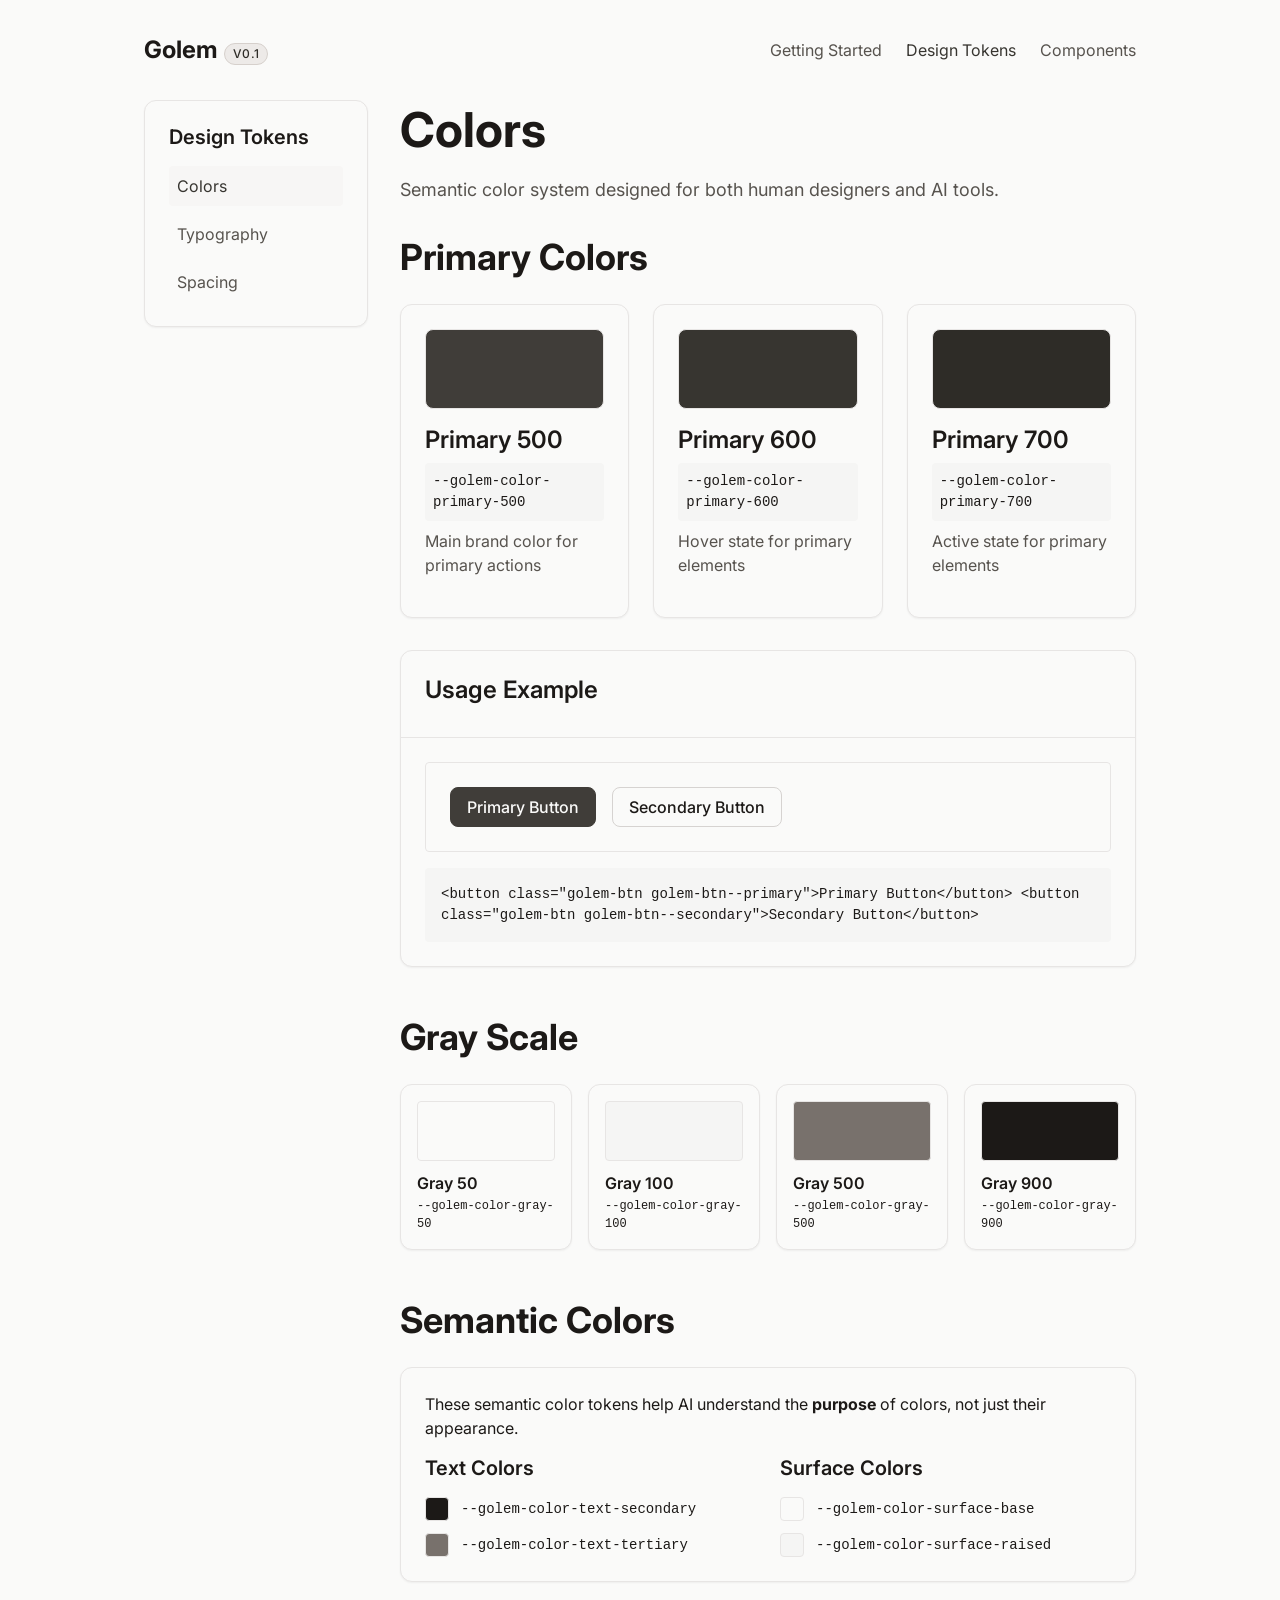
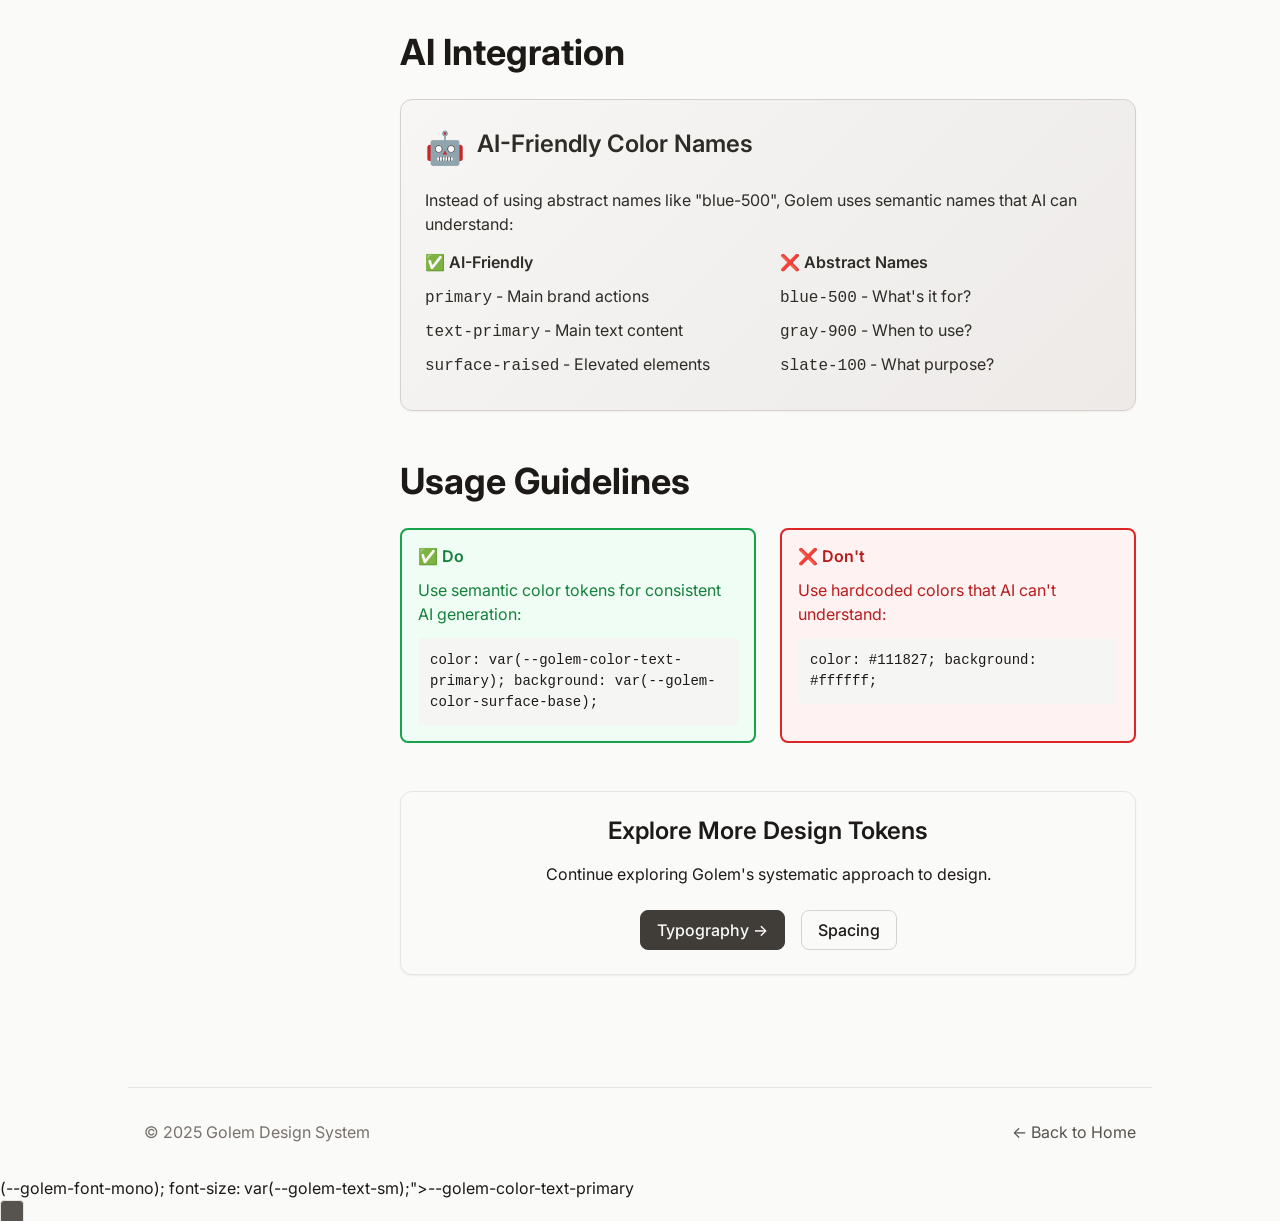
<file: pages/design-tokens/colors.html>
<!DOCTYPE html>
<html lang="en">
<head>
    <meta charset="UTF-8">
    <meta name="viewport" content="width=device-width, initial-scale=1.0">
    <title>Colors - Golem Design System</title>
    
    <!-- Design System CSS -->
    <link rel="stylesheet" href="../../css/golem-tokens.css">
    <link rel="stylesheet" href="../../css/golem-foundation.css">
    <link rel="stylesheet" href="../../css/golem-components.css">
    <link rel="stylesheet" href="../../css/site.css">
    
    <!-- Fonts -->
    <link href="https://fonts.googleapis.com/css2?family=Inter:wght@300;400;500;600;700&display=swap" rel="stylesheet">
</head>
<body>
    <!-- Navigation -->
    <nav class="golem-container golem-py-8">
        <div class="golem-flex golem-items-center golem-justify-between">
            <a href="../../index.html" class="golem-text-headline-medium" style="text-decoration: none; color: var(--golem-color-text-primary);">
                <strong>Golem</strong> <span class="golem-badge golem-badge--primary golem-badge--sm">v0.1</span>
            </a>
            <div class="golem-flex golem-gap-6">
                <a href="../getting-started.html" style="color: var(--golem-color-text-secondary); text-decoration: none;">Getting Started</a>
                <a href="colors.html" style="color: var(--golem-color-primary-600); text-decoration: none;">Design Tokens</a>
                <a href="../components/buttons.html" style="color: var(--golem-color-text-secondary); text-decoration: none;">Components</a>
            </div>
        </div>
    </nav>

    <!-- Main Content -->
    <main class="golem-container">
        <div class="golem-grid golem-grid-cols-1 golem-grid-cols-lg-4 golem-gap-8">
            
            <!-- Sidebar -->
            <aside>
                <div class="golem-card">
                    <div class="golem-card__body">
                        <h3 class="golem-text-headline-small golem-mb-4">Design Tokens</h3>
                        <nav class="golem-flex golem-flex-col golem-gap-2">
                            <a href="colors.html" style="color: var(--golem-color-primary-600); text-decoration: none; padding: var(--golem-space-2); border-radius: var(--golem-radius-base); background-color: var(--golem-color-primary-50);">Colors</a>
                            <a href="typography.html" style="color: var(--golem-color-text-secondary); text-decoration: none; padding: var(--golem-space-2); border-radius: var(--golem-radius-base);">Typography</a>
                            <a href="spacing.html" style="color: var(--golem-color-text-secondary); text-decoration: none; padding: var(--golem-space-2); border-radius: var(--golem-radius-base);">Spacing</a>
                        </nav>
                    </div>
                </div>
            </aside>

            <!-- Main Content -->
            <div class="golem-col-span-3">
                <header class="golem-mb-8">
                    <h1 class="golem-text-display-large">Colors</h1>
                    <p class="golem-text-body-large" style="color: var(--golem-color-text-secondary);">
                        Semantic color system designed for both human designers and AI tools.
                    </p>
                </header>

                <!-- Primary Colors Section -->
                <section class="golem-mb-12">
                    <h2 class="golem-text-display-medium golem-mb-6">Primary Colors</h2>
                    
                    <div class="golem-grid golem-grid-cols-1 golem-grid-cols-lg-3 golem-gap-6 golem-mb-8">
                        <!-- Primary 500 -->
                        <div class="golem-card">
                            <div class="golem-card__body">
                                <div style="width: 100%; height: 80px; background-color: var(--golem-color-primary-500); border-radius: var(--golem-radius-lg); border: 1px solid var(--golem-color-border-base); margin-bottom: var(--golem-space-4);"></div>
                                <h3 class="golem-card__title">Primary 500</h3>
                                <p style="font-family: var(--golem-font-mono); font-size: var(--golem-text-sm); background-color: var(--golem-color-surface-raised); padding: var(--golem-space-2); border-radius: var(--golem-radius-base); margin-bottom: var(--golem-space-2);">--golem-color-primary-500</p>
                                <p class="golem-card__subtitle golem-mb-0">Main brand color for primary actions</p>
                            </div>
                        </div>

                        <!-- Primary 600 -->
                        <div class="golem-card">
                            <div class="golem-card__body">
                                <div style="width: 100%; height: 80px; background-color: var(--golem-color-primary-600); border-radius: var(--golem-radius-lg); border: 1px solid var(--golem-color-border-base); margin-bottom: var(--golem-space-4);"></div>
                                <h3 class="golem-card__title">Primary 600</h3>
                                <p style="font-family: var(--golem-font-mono); font-size: var(--golem-text-sm); background-color: var(--golem-color-surface-raised); padding: var(--golem-space-2); border-radius: var(--golem-radius-base); margin-bottom: var(--golem-space-2);">--golem-color-primary-600</p>
                                <p class="golem-card__subtitle golem-mb-0">Hover state for primary elements</p>
                            </div>
                        </div>

                        <!-- Primary 700 -->
                        <div class="golem-card">
                            <div class="golem-card__body">
                                <div style="width: 100%; height: 80px; background-color: var(--golem-color-primary-700); border-radius: var(--golem-radius-lg); border: 1px solid var(--golem-color-border-base); margin-bottom: var(--golem-space-4);"></div>
                                <h3 class="golem-card__title">Primary 700</h3>
                                <p style="font-family: var(--golem-font-mono); font-size: var(--golem-text-sm); background-color: var(--golem-color-surface-raised); padding: var(--golem-space-2); border-radius: var(--golem-radius-base); margin-bottom: var(--golem-space-2);">--golem-color-primary-700</p>
                                <p class="golem-card__subtitle golem-mb-0">Active state for primary elements</p>
                            </div>
                        </div>
                    </div>

                    <!-- Usage Example -->
                    <div class="golem-card">
                        <div class="golem-card__header">
                            <h3 class="golem-card__title">Usage Example</h3>
                        </div>
                        <div class="golem-card__body">
                            <!-- Live Example -->
                            <div class="golem-mb-4" style="padding: var(--golem-space-6); background-color: var(--golem-color-surface-base); border: 1px solid var(--golem-color-border-base); border-radius: var(--golem-radius-base);">
                                <div class="golem-flex golem-gap-4">
                                    <button class="golem-btn golem-btn--primary">Primary Button</button>
                                    <button class="golem-btn golem-btn--secondary">Secondary Button</button>
                                </div>
                            </div>
                            
                            <!-- Code -->
                            <div style="background-color: var(--golem-color-surface-raised); padding: var(--golem-space-4); border-radius: var(--golem-radius-base); font-family: var(--golem-font-mono); font-size: var(--golem-text-sm);">
                                <code>&lt;button class="golem-btn golem-btn--primary"&gt;Primary Button&lt;/button&gt;
&lt;button class="golem-btn golem-btn--secondary"&gt;Secondary Button&lt;/button&gt;</code>
                            </div>
                        </div>
                    </div>
                </section>

                <!-- Gray Scale Section -->
                <section class="golem-mb-12">
                    <h2 class="golem-text-display-medium golem-mb-6">Gray Scale</h2>
                    
                    <div class="golem-grid golem-grid-cols-2 golem-grid-cols-lg-4 golem-gap-4">
                        <!-- Gray 50 -->
                        <div class="golem-card">
                            <div class="golem-card__body" style="padding: var(--golem-space-4);">
                                <div style="width: 100%; height: 60px; background-color: var(--golem-color-gray-50); border-radius: var(--golem-radius-base); border: 1px solid var(--golem-color-border-base); margin-bottom: var(--golem-space-3);"></div>
                                <h4 style="font-size: var(--golem-text-body-medium); margin-bottom: var(--golem-space-1);">Gray 50</h4>
                                <p style="font-family: var(--golem-font-mono); font-size: var(--golem-text-xs); margin: 0;">--golem-color-gray-50</p>
                            </div>
                        </div>

                        <!-- Gray 100 -->
                        <div class="golem-card">
                            <div class="golem-card__body" style="padding: var(--golem-space-4);">
                                <div style="width: 100%; height: 60px; background-color: var(--golem-color-gray-100); border-radius: var(--golem-radius-base); border: 1px solid var(--golem-color-border-base); margin-bottom: var(--golem-space-3);"></div>
                                <h4 style="font-size: var(--golem-text-body-medium); margin-bottom: var(--golem-space-1);">Gray 100</h4>
                                <p style="font-family: var(--golem-font-mono); font-size: var(--golem-text-xs); margin: 0;">--golem-color-gray-100</p>
                            </div>
                        </div>

                        <!-- Gray 500 -->
                        <div class="golem-card">
                            <div class="golem-card__body" style="padding: var(--golem-space-4);">
                                <div style="width: 100%; height: 60px; background-color: var(--golem-color-gray-500); border-radius: var(--golem-radius-base); border: 1px solid var(--golem-color-border-base); margin-bottom: var(--golem-space-3);"></div>
                                <h4 style="font-size: var(--golem-text-body-medium); margin-bottom: var(--golem-space-1);">Gray 500</h4>
                                <p style="font-family: var(--golem-font-mono); font-size: var(--golem-text-xs); margin: 0;">--golem-color-gray-500</p>
                            </div>
                        </div>

                        <!-- Gray 900 -->
                        <div class="golem-card">
                            <div class="golem-card__body" style="padding: var(--golem-space-4);">
                                <div style="width: 100%; height: 60px; background-color: var(--golem-color-gray-900); border-radius: var(--golem-radius-base); border: 1px solid var(--golem-color-border-base); margin-bottom: var(--golem-space-3);"></div>
                                <h4 style="font-size: var(--golem-text-body-medium); margin-bottom: var(--golem-space-1);">Gray 900</h4>
                                <p style="font-family: var(--golem-font-mono); font-size: var(--golem-text-xs); margin: 0;">--golem-color-gray-900</p>
                            </div>
                        </div>
                    </div>
                </section>

                <!-- Semantic Colors Section -->
                <section class="golem-mb-12">
                    <h2 class="golem-text-display-medium golem-mb-6">Semantic Colors</h2>
                    
                    <div class="golem-card golem-mb-6">
                        <div class="golem-card__body">
                            <p class="golem-mb-4">These semantic color tokens help AI understand the <strong>purpose</strong> of colors, not just their appearance.</p>
                            
                            <div class="golem-grid golem-grid-cols-1 golem-grid-cols-lg-2 golem-gap-6">
                                <div>
                                    <h4 class="golem-text-headline-small golem-mb-3">Text Colors</h4>
                                    <div class="golem-flex golem-flex-col golem-gap-3">
                                        <div class="golem-flex golem-items-center golem-gap-3">
                                            <div style="width: 24px; height: 24px; background-color: var(--golem-color-text-primary); border-radius: var(--golem-radius-base); border: 1px solid var(--golem-color-border-base);"></div>
                                            <span style="font-family: var(--golem-font-mono); font-size: var(--golem-text-sm);">--golem-color-text-secondary</span>
                                        </div>
                                        <div class="golem-flex golem-items-center golem-gap-3">
                                            <div style="width: 24px; height: 24px; background-color: var(--golem-color-text-tertiary); border-radius: var(--golem-radius-base); border: 1px solid var(--golem-color-border-base);"></div>
                                            <span style="font-family: var(--golem-font-mono); font-size: var(--golem-text-sm);">--golem-color-text-tertiary</span>
                                        </div>
                                    </div>
                                </div>
                                
                                <div>
                                    <h4 class="golem-text-headline-small golem-mb-3">Surface Colors</h4>
                                    <div class="golem-flex golem-flex-col golem-gap-3">
                                        <div class="golem-flex golem-items-center golem-gap-3">
                                            <div style="width: 24px; height: 24px; background-color: var(--golem-color-surface-base); border-radius: var(--golem-radius-base); border: 1px solid var(--golem-color-border-base);"></div>
                                            <span style="font-family: var(--golem-font-mono); font-size: var(--golem-text-sm);">--golem-color-surface-base</span>
                                        </div>
                                        <div class="golem-flex golem-items-center golem-gap-3">
                                            <div style="width: 24px; height: 24px; background-color: var(--golem-color-surface-raised); border-radius: var(--golem-radius-base); border: 1px solid var(--golem-color-border-base);"></div>
                                            <span style="font-family: var(--golem-font-mono); font-size: var(--golem-text-sm);">--golem-color-surface-raised</span>
                                        </div>
                                    </div>
                                </div>
                            </div>
                        </div>
                    </div>
                </section>

                <!-- AI Integration Section -->
                <section class="golem-mb-12">
                    <h2 class="golem-text-display-medium golem-mb-6">AI Integration</h2>
                    
                    <div class="golem-card" style="background: linear-gradient(135deg, var(--golem-color-primary-50) 0%, var(--golem-color-primary-100) 100%); border-color: var(--golem-color-primary-200);">
                        <div class="golem-card__body">
                            <div style="display: flex; align-items: center; gap: var(--golem-space-3); margin-bottom: var(--golem-space-4);">
                                <span style="font-size: 2rem;">🤖</span>
                                <h3 class="golem-card__title golem-mb-0" style="color: var(--golem-color-primary-700);">AI-Friendly Color Names</h3>
                            </div>
                            
                            <p style="color: var(--golem-color-primary-700); margin-bottom: var(--golem-space-4);">
                                Instead of using abstract names like "blue-500", Golem uses semantic names that AI can understand:
                            </p>
                            
                            <div class="golem-grid golem-grid-cols-1 golem-grid-cols-lg-2 golem-gap-6">
                                <div>
                                    <h4 style="color: var(--golem-color-primary-700); margin-bottom: var(--golem-space-3);">✅ AI-Friendly</h4>
                                    <ul style="list-style: none; padding: 0; color: var(--golem-color-primary-700);">
                                        <li class="golem-mb-2"><code>primary</code> - Main brand actions</li>
                                        <li class="golem-mb-2"><code>text-primary</code> - Main text content</li>
                                        <li class="golem-mb-2"><code>surface-raised</code> - Elevated elements</li>
                                    </ul>
                                </div>
                                
                                <div>
                                    <h4 style="color: var(--golem-color-primary-700); margin-bottom: var(--golem-space-3);">❌ Abstract Names</h4>
                                    <ul style="list-style: none; padding: 0; color: var(--golem-color-primary-700);">
                                        <li class="golem-mb-2"><code>blue-500</code> - What's it for?</li>
                                        <li class="golem-mb-2"><code>gray-900</code> - When to use?</li>
                                        <li class="golem-mb-2"><code>slate-100</code> - What purpose?</li>
                                    </ul>
                                </div>
                            </div>
                        </div>
                    </div>
                </section>

                <!-- Usage Guidelines -->
                <section class="golem-mb-12">
                    <h2 class="golem-text-display-medium golem-mb-6">Usage Guidelines</h2>
                    
                    <div class="golem-grid golem-grid-cols-1 golem-grid-cols-lg-2 golem-gap-6">
                        <!-- Do Example -->
                        <div style="background-color: var(--golem-color-success-light, #ecfdf5); border: 2px solid var(--golem-color-success-base, #10b981); border-radius: var(--golem-radius-lg); padding: var(--golem-space-4);">
                            <h4 style="color: var(--golem-color-success-strong, #047857); margin-bottom: var(--golem-space-3);">✅ Do</h4>
                            <p style="color: var(--golem-color-success-strong, #047857); margin-bottom: var(--golem-space-3);">Use semantic color tokens for consistent AI generation:</p>
                            <div style="background-color: var(--golem-color-surface-raised); padding: var(--golem-space-3); border-radius: var(--golem-radius-base); font-family: var(--golem-font-mono); font-size: var(--golem-text-sm);">
                                <code>color: var(--golem-color-text-primary);
background: var(--golem-color-surface-base);</code>
                            </div>
                        </div>

                        <!-- Don't Example -->
                        <div style="background-color: var(--golem-color-error-light, #fef2f2); border: 2px solid var(--golem-color-error-base, #ef4444); border-radius: var(--golem-radius-lg); padding: var(--golem-space-4);">
                            <h4 style="color: var(--golem-color-error-strong, #b91c1c); margin-bottom: var(--golem-space-3);">❌ Don't</h4>
                            <p style="color: var(--golem-color-error-strong, #b91c1c); margin-bottom: var(--golem-space-3);">Use hardcoded colors that AI can't understand:</p>
                            <div style="background-color: var(--golem-color-surface-raised); padding: var(--golem-space-3); border-radius: var(--golem-radius-base); font-family: var(--golem-font-mono); font-size: var(--golem-text-sm);">
                                <code>color: #111827;
background: #ffffff;</code>
                            </div>
                        </div>
                    </div>
                </section>

                <!-- Next Steps -->
                <section class="golem-mb-12">
                    <div class="golem-card golem-card--raised">
                        <div class="golem-card__body text-center">
                            <h2 class="golem-text-headline-medium golem-mb-4">Explore More Design Tokens</h2>
                            <p class="golem-mb-6">Continue exploring Golem's systematic approach to design.</p>
                            <div class="golem-flex golem-justify-center golem-gap-4">
                                <a href="typography.html" class="golem-btn golem-btn--primary">Typography →</a>
                                <a href="spacing.html" class="golem-btn golem-btn--secondary">Spacing</a>
                            </div>
                        </div>
                    </div>
                </section>
            </div>
        </div>
    </main>

    <!-- Footer -->
    <footer class="golem-container golem-py-8" style="border-top: 1px solid var(--golem-color-border-base); margin-top: var(--golem-space-16);">
        <div class="golem-flex golem-items-center golem-justify-between">
            <p style="color: var(--golem-color-text-tertiary); margin: 0;">© 2025 Golem Design System</p>
            <a href="../../index.html" style="color: var(--golem-color-text-secondary); text-decoration: none;">← Back to Home</a>
        </div>
    </footer>
</body>
</html>(--golem-font-mono); font-size: var(--golem-text-sm);">--golem-color-text-primary</span>
                                        </div>
                                        <div class="golem-flex golem-items-center golem-gap-3">
                                            <div style="width: 24px; height: 24px; background-color: var(--golem-color-text-secondary); border-radius: var(--golem-radius-base); border: 1px solid var(--golem-color-border-base);"></div>
                                            <span style="font-family: var
</file>
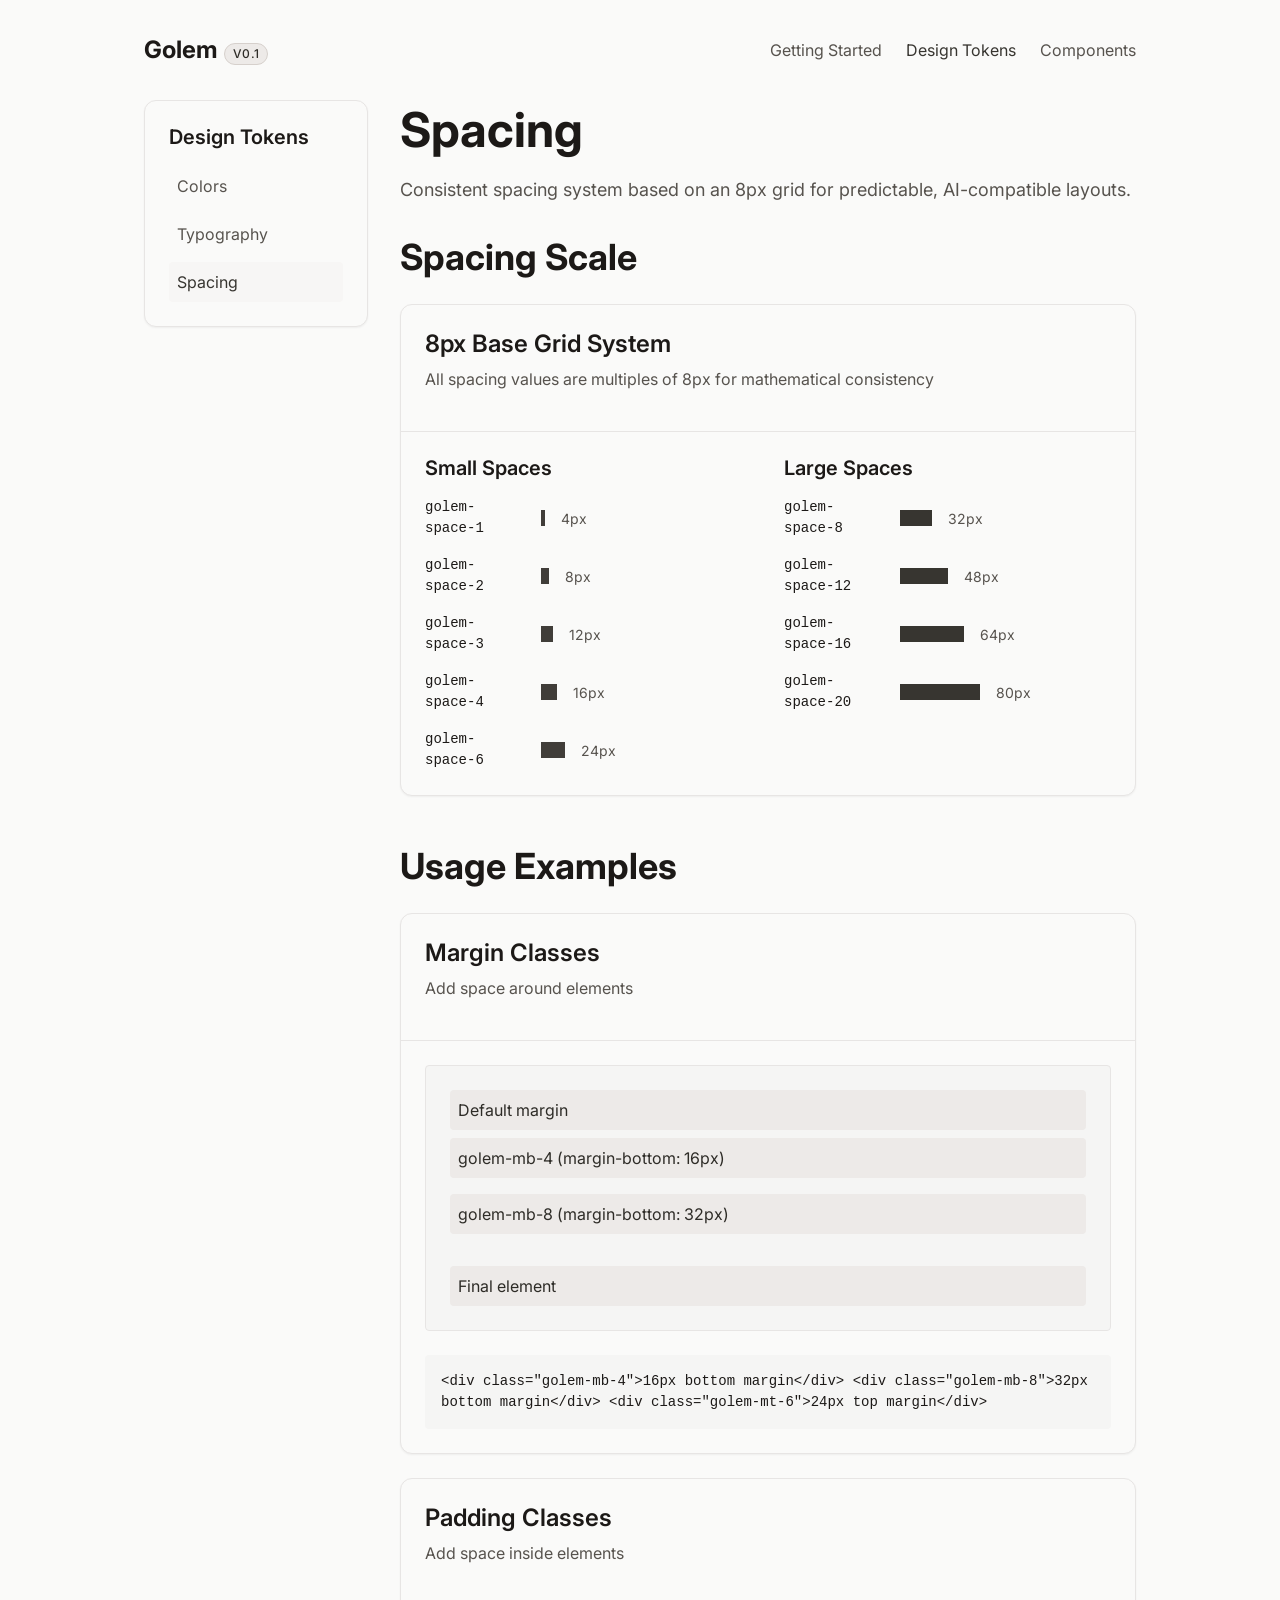
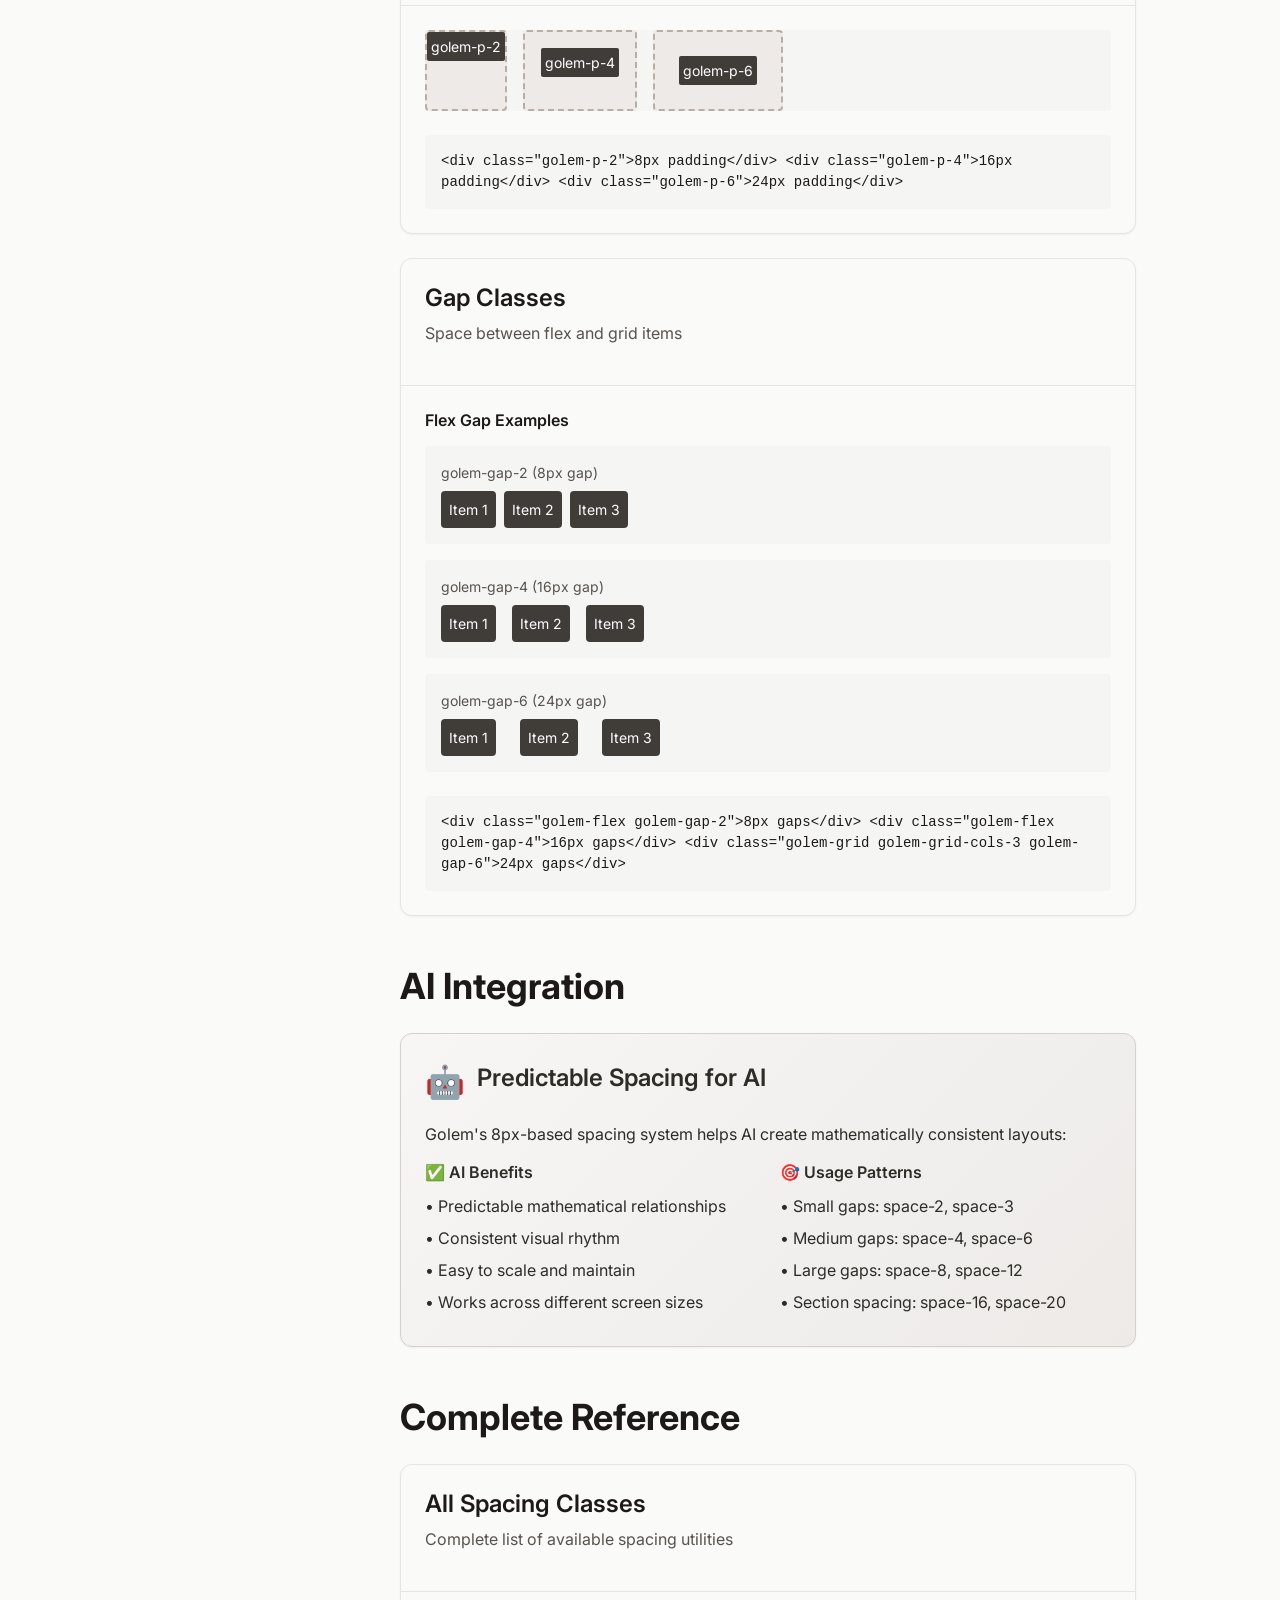
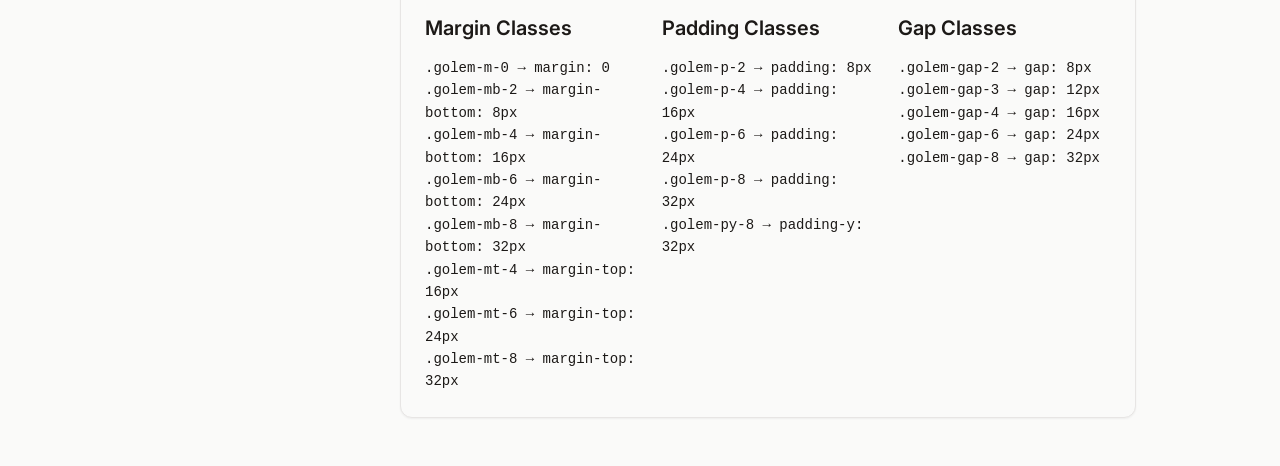
<file: pages/design-tokens/spacing.html>
<!DOCTYPE html>
<html lang="en">
<head>
    <meta charset="UTF-8">
    <meta name="viewport" content="width=device-width, initial-scale=1.0">
    <title>Spacing - Golem Design System</title>
    
    <!-- Design System CSS -->
    <link rel="stylesheet" href="../../css/golem-tokens.css">
    <link rel="stylesheet" href="../../css/golem-foundation.css">
    <link rel="stylesheet" href="../../css/golem-components.css">
    <link rel="stylesheet" href="../../css/site.css">
    
    <!-- Fonts -->
    <link href="https://fonts.googleapis.com/css2?family=Inter:wght@300;400;500;600;700&display=swap" rel="stylesheet">
</head>
<body>
    <!-- Navigation -->
    <nav class="golem-container golem-py-8">
        <div class="golem-flex golem-items-center golem-justify-between">
            <a href="../../index.html" class="golem-text-headline-medium" style="text-decoration: none; color: var(--golem-color-text-primary);">
                <strong>Golem</strong> <span class="golem-badge golem-badge--primary golem-badge--sm">v0.1</span>
            </a>
            <div class="golem-flex golem-gap-6">
                <a href="../getting-started.html" style="color: var(--golem-color-text-secondary); text-decoration: none;">Getting Started</a>
                <a href="spacing.html" style="color: var(--golem-color-primary-600); text-decoration: none;">Design Tokens</a>
                <a href="../components/buttons.html" style="color: var(--golem-color-text-secondary); text-decoration: none;">Components</a>
            </div>
        </div>
    </nav>

    <!-- Main Content -->
    <main class="golem-container">
        <div class="golem-grid golem-grid-cols-1 golem-grid-cols-lg-4 golem-gap-8">
            
            <!-- Sidebar -->
            <aside>
                <div class="golem-card">
                    <div class="golem-card__body">
                        <h3 class="golem-text-headline-small golem-mb-4">Design Tokens</h3>
                        <nav class="golem-flex golem-flex-col golem-gap-2">
                            <a href="colors.html" style="color: var(--golem-color-text-secondary); text-decoration: none; padding: var(--golem-space-2); border-radius: var(--golem-radius-base);">Colors</a>
                            <a href="typography.html" style="color: var(--golem-color-text-secondary); text-decoration: none; padding: var(--golem-space-2); border-radius: var(--golem-radius-base);">Typography</a>
                            <a href="spacing.html" style="color: var(--golem-color-primary-600); text-decoration: none; padding: var(--golem-space-2); border-radius: var(--golem-radius-base); background-color: var(--golem-color-primary-50);">Spacing</a>
                        </nav>
                    </div>
                </div>
            </aside>

            <!-- Main Content -->
            <div class="golem-col-span-3">
                <header class="golem-mb-8">
                    <h1 class="golem-text-display-large">Spacing</h1>
                    <p class="golem-text-body-large" style="color: var(--golem-color-text-secondary);">
                        Consistent spacing system based on an 8px grid for predictable, AI-compatible layouts.
                    </p>
                </header>

                <!-- Spacing Scale Section -->
                <section class="golem-mb-12">
                    <h2 class="golem-text-display-medium golem-mb-6">Spacing Scale</h2>
                    
                    <div class="golem-card golem-mb-6">
                        <div class="golem-card__header">
                            <h3 class="golem-card__title">8px Base Grid System</h3>
                            <p class="golem-card__subtitle">All spacing values are multiples of 8px for mathematical consistency</p>
                        </div>
                        <div class="golem-card__body">
                            <div class="golem-grid golem-grid-cols-1 golem-grid-cols-lg-2 golem-gap-8">
                                <!-- Small Spaces -->
                                <div>
                                    <h4 class="golem-text-headline-small golem-mb-4">Small Spaces</h4>
                                    <div class="golem-flex golem-flex-col golem-gap-4">
                                        <!-- Space 1 -->
                                        <div class="golem-flex golem-items-center golem-gap-4">
                                            <div style="width: 100px; font-family: var(--golem-font-mono); font-size: var(--golem-text-sm);">
                                                golem-space-1
                                            </div>
                                            <div style="background-color: var(--golem-color-primary-500); height: 16px; width: var(--golem-space-1);"></div>
                                            <span style="color: var(--golem-color-text-secondary); font-size: var(--golem-text-sm);">4px</span>
                                        </div>

                                        <!-- Space 2 -->
                                        <div class="golem-flex golem-items-center golem-gap-4">
                                            <div style="width: 100px; font-family: var(--golem-font-mono); font-size: var(--golem-text-sm);">
                                                golem-space-2
                                            </div>
                                            <div style="background-color: var(--golem-color-primary-500); height: 16px; width: var(--golem-space-2);"></div>
                                            <span style="color: var(--golem-color-text-secondary); font-size: var(--golem-text-sm);">8px</span>
                                        </div>

                                        <!-- Space 3 -->
                                        <div class="golem-flex golem-items-center golem-gap-4">
                                            <div style="width: 100px; font-family: var(--golem-font-mono); font-size: var(--golem-text-sm);">
                                                golem-space-3
                                            </div>
                                            <div style="background-color: var(--golem-color-primary-500); height: 16px; width: var(--golem-space-3);"></div>
                                            <span style="color: var(--golem-color-text-secondary); font-size: var(--golem-text-sm);">12px</span>
                                        </div>

                                        <!-- Space 4 -->
                                        <div class="golem-flex golem-items-center golem-gap-4">
                                            <div style="width: 100px; font-family: var(--golem-font-mono); font-size: var(--golem-text-sm);">
                                                golem-space-4
                                            </div>
                                            <div style="background-color: var(--golem-color-primary-500); height: 16px; width: var(--golem-space-4);"></div>
                                            <span style="color: var(--golem-color-text-secondary); font-size: var(--golem-text-sm);">16px</span>
                                        </div>

                                        <!-- Space 6 -->
                                        <div class="golem-flex golem-items-center golem-gap-4">
                                            <div style="width: 100px; font-family: var(--golem-font-mono); font-size: var(--golem-text-sm);">
                                                golem-space-6
                                            </div>
                                            <div style="background-color: var(--golem-color-primary-500); height: 16px; width: var(--golem-space-6);"></div>
                                            <span style="color: var(--golem-color-text-secondary); font-size: var(--golem-text-sm);">24px</span>
                                        </div>
                                    </div>
                                </div>

                                <!-- Large Spaces -->
                                <div>
                                    <h4 class="golem-text-headline-small golem-mb-4">Large Spaces</h4>
                                    <div class="golem-flex golem-flex-col golem-gap-4">
                                        <!-- Space 8 -->
                                        <div class="golem-flex golem-items-center golem-gap-4">
                                            <div style="width: 100px; font-family: var(--golem-font-mono); font-size: var(--golem-text-sm);">
                                                golem-space-8
                                            </div>
                                            <div style="background-color: var(--golem-color-primary-600); height: 16px; width: var(--golem-space-8);"></div>
                                            <span style="color: var(--golem-color-text-secondary); font-size: var(--golem-text-sm);">32px</span>
                                        </div>

                                        <!-- Space 12 -->
                                        <div class="golem-flex golem-items-center golem-gap-4">
                                            <div style="width: 100px; font-family: var(--golem-font-mono); font-size: var(--golem-text-sm);">
                                                golem-space-12
                                            </div>
                                            <div style="background-color: var(--golem-color-primary-600); height: 16px; width: var(--golem-space-12);"></div>
                                            <span style="color: var(--golem-color-text-secondary); font-size: var(--golem-text-sm);">48px</span>
                                        </div>

                                        <!-- Space 16 -->
                                        <div class="golem-flex golem-items-center golem-gap-4">
                                            <div style="width: 100px; font-family: var(--golem-font-mono); font-size: var(--golem-text-sm);">
                                                golem-space-16
                                            </div>
                                            <div style="background-color: var(--golem-color-primary-600); height: 16px; width: var(--golem-space-16); max-width: 100px;"></div>
                                            <span style="color: var(--golem-color-text-secondary); font-size: var(--golem-text-sm);">64px</span>
                                        </div>

                                        <!-- Space 20 -->
                                        <div class="golem-flex golem-items-center golem-gap-4">
                                            <div style="width: 100px; font-family: var(--golem-font-mono); font-size: var(--golem-text-sm);">
                                                golem-space-20
                                            </div>
                                            <div style="background-color: var(--golem-color-primary-600); height: 16px; width: var(--golem-space-20); max-width: 100px;"></div>
                                            <span style="color: var(--golem-color-text-secondary); font-size: var(--golem-text-sm);">80px</span>
                                        </div>
                                    </div>
                                </div>
                            </div>
                        </div>
                    </div>
                </section>

                <!-- Usage Examples Section -->
                <section class="golem-mb-12">
                    <h2 class="golem-text-display-medium golem-mb-6">Usage Examples</h2>
                    
                    <!-- Margins Example -->
                    <div class="golem-card golem-mb-6">
                        <div class="golem-card__header">
                            <h3 class="golem-card__title">Margin Classes</h3>
                            <p class="golem-card__subtitle">Add space around elements</p>
                        </div>
                        <div class="golem-card__body">
                            <!-- Live Example -->
                            <div class="golem-mb-6" style="padding: var(--golem-space-6); background-color: var(--golem-color-surface-raised); border: 1px solid var(--golem-color-border-base); border-radius: var(--golem-radius-base);">
                                <div style="background-color: var(--golem-color-primary-100); padding: var(--golem-space-2); border-radius: var(--golem-radius-base); margin-bottom: var(--golem-space-2);">
                                    <span style="color: var(--golem-color-primary-700);">Default margin</span>
                                </div>
                                <div class="golem-mb-4" style="background-color: var(--golem-color-primary-100); padding: var(--golem-space-2); border-radius: var(--golem-radius-base);">
                                    <span style="color: var(--golem-color-primary-700);">golem-mb-4 (margin-bottom: 16px)</span>
                                </div>
                                <div class="golem-mb-8" style="background-color: var(--golem-color-primary-100); padding: var(--golem-space-2); border-radius: var(--golem-radius-base);">
                                    <span style="color: var(--golem-color-primary-700);">golem-mb-8 (margin-bottom: 32px)</span>
                                </div>
                                <div style="background-color: var(--golem-color-primary-100); padding: var(--golem-space-2); border-radius: var(--golem-radius-base);">
                                    <span style="color: var(--golem-color-primary-700);">Final element</span>
                                </div>
                            </div>
                            
                            <!-- Code -->
                            <div style="background-color: var(--golem-color-surface-raised); padding: var(--golem-space-4); border-radius: var(--golem-radius-base); font-family: var(--golem-font-mono); font-size: var(--golem-text-sm);">
                                <code>&lt;div class="golem-mb-4"&gt;16px bottom margin&lt;/div&gt;
&lt;div class="golem-mb-8"&gt;32px bottom margin&lt;/div&gt;
&lt;div class="golem-mt-6"&gt;24px top margin&lt;/div&gt;</code>
                            </div>
                        </div>
                    </div>

                    <!-- Padding Example -->
                    <div class="golem-card golem-mb-6">
                        <div class="golem-card__header">
                            <h3 class="golem-card__title">Padding Classes</h3>
                            <p class="golem-card__subtitle">Add space inside elements</p>
                        </div>
                        <div class="golem-card__body">
                            <!-- Live Example -->
                            <div class="golem-mb-6" style="background-color: var(--golem-color-surface-raised); border-radius: var(--golem-radius-base);">
                                <div class="golem-flex golem-gap-4">
                                    <div class="golem-p-2" style="background-color: var(--golem-color-primary-100); border-radius: var(--golem-radius-base); border: 2px dashed var(--golem-color-primary-300);">
                                        <div style="background-color: var(--golem-color-primary-500); color: white; padding: var(--golem-space-1); border-radius: var(--golem-radius-sm); font-size: var(--golem-text-sm);">
                                            golem-p-2
                                        </div>
                                    </div>
                                    <div class="golem-p-4" style="background-color: var(--golem-color-primary-100); border-radius: var(--golem-radius-base); border: 2px dashed var(--golem-color-primary-300);">
                                        <div style="background-color: var(--golem-color-primary-500); color: white; padding: var(--golem-space-1); border-radius: var(--golem-radius-sm); font-size: var(--golem-text-sm);">
                                            golem-p-4
                                        </div>
                                    </div>
                                    <div class="golem-p-6" style="background-color: var(--golem-color-primary-100); border-radius: var(--golem-radius-base); border: 2px dashed var(--golem-color-primary-300);">
                                        <div style="background-color: var(--golem-color-primary-500); color: white; padding: var(--golem-space-1); border-radius: var(--golem-radius-sm); font-size: var(--golem-text-sm);">
                                            golem-p-6
                                        </div>
                                    </div>
                                </div>
                            </div>
                            
                            <!-- Code -->
                            <div style="background-color: var(--golem-color-surface-raised); padding: var(--golem-space-4); border-radius: var(--golem-radius-base); font-family: var(--golem-font-mono); font-size: var(--golem-text-sm);">
                                <code>&lt;div class="golem-p-2"&gt;8px padding&lt;/div&gt;
&lt;div class="golem-p-4"&gt;16px padding&lt;/div&gt;
&lt;div class="golem-p-6"&gt;24px padding&lt;/div&gt;</code>
                            </div>
                        </div>
                    </div>

                    <!-- Gap Example -->
                    <div class="golem-card">
                        <div class="golem-card__header">
                            <h3 class="golem-card__title">Gap Classes</h3>
                            <p class="golem-card__subtitle">Space between flex and grid items</p>
                        </div>
                        <div class="golem-card__body">
                            <!-- Live Example -->
                            <div class="golem-mb-6">
                                <h4 class="golem-mb-3">Flex Gap Examples</h4>
                                
                                <div class="golem-mb-4" style="background-color: var(--golem-color-surface-raised); padding: var(--golem-space-4); border-radius: var(--golem-radius-base);">
                                    <p class="golem-mb-2" style="font-size: var(--golem-text-sm); color: var(--golem-color-text-secondary);">golem-gap-2 (8px gap)</p>
                                    <div class="golem-flex golem-gap-2">
                                        <div style="background-color: var(--golem-color-primary-500); color: white; padding: var(--golem-space-2); border-radius: var(--golem-radius-base); font-size: var(--golem-text-sm);">Item 1</div>
                                        <div style="background-color: var(--golem-color-primary-500); color: white; padding: var(--golem-space-2); border-radius: var(--golem-radius-base); font-size: var(--golem-text-sm);">Item 2</div>
                                        <div style="background-color: var(--golem-color-primary-500); color: white; padding: var(--golem-space-2); border-radius: var(--golem-radius-base); font-size: var(--golem-text-sm);">Item 3</div>
                                    </div>
                                </div>

                                <div class="golem-mb-4" style="background-color: var(--golem-color-surface-raised); padding: var(--golem-space-4); border-radius: var(--golem-radius-base);">
                                    <p class="golem-mb-2" style="font-size: var(--golem-text-sm); color: var(--golem-color-text-secondary);">golem-gap-4 (16px gap)</p>
                                    <div class="golem-flex golem-gap-4">
                                        <div style="background-color: var(--golem-color-primary-500); color: white; padding: var(--golem-space-2); border-radius: var(--golem-radius-base); font-size: var(--golem-text-sm);">Item 1</div>
                                        <div style="background-color: var(--golem-color-primary-500); color: white; padding: var(--golem-space-2); border-radius: var(--golem-radius-base); font-size: var(--golem-text-sm);">Item 2</div>
                                        <div style="background-color: var(--golem-color-primary-500); color: white; padding: var(--golem-space-2); border-radius: var(--golem-radius-base); font-size: var(--golem-text-sm);">Item 3</div>
                                    </div>
                                </div>

                                <div style="background-color: var(--golem-color-surface-raised); padding: var(--golem-space-4); border-radius: var(--golem-radius-base);">
                                    <p class="golem-mb-2" style="font-size: var(--golem-text-sm); color: var(--golem-color-text-secondary);">golem-gap-6 (24px gap)</p>
                                    <div class="golem-flex golem-gap-6">
                                        <div style="background-color: var(--golem-color-primary-500); color: white; padding: var(--golem-space-2); border-radius: var(--golem-radius-base); font-size: var(--golem-text-sm);">Item 1</div>
                                        <div style="background-color: var(--golem-color-primary-500); color: white; padding: var(--golem-space-2); border-radius: var(--golem-radius-base); font-size: var(--golem-text-sm);">Item 2</div>
                                        <div style="background-color: var(--golem-color-primary-500); color: white; padding: var(--golem-space-2); border-radius: var(--golem-radius-base); font-size: var(--golem-text-sm);">Item 3</div>
                                    </div>
                                </div>
                            </div>
                            
                            <!-- Code -->
                            <div style="background-color: var(--golem-color-surface-raised); padding: var(--golem-space-4); border-radius: var(--golem-radius-base); font-family: var(--golem-font-mono); font-size: var(--golem-text-sm);">
                                <code>&lt;div class="golem-flex golem-gap-2"&gt;8px gaps&lt;/div&gt;
&lt;div class="golem-flex golem-gap-4"&gt;16px gaps&lt;/div&gt;
&lt;div class="golem-grid golem-grid-cols-3 golem-gap-6"&gt;24px gaps&lt;/div&gt;</code>
                            </div>
                        </div>
                    </div>
                </section>

                <!-- AI Integration Section -->
                <section class="golem-mb-12">
                    <h2 class="golem-text-display-medium golem-mb-6">AI Integration</h2>
                    
                    <div class="golem-card" style="background: linear-gradient(135deg, var(--golem-color-primary-50) 0%, var(--golem-color-primary-100) 100%); border-color: var(--golem-color-primary-200);">
                        <div class="golem-card__body">
                            <div style="display: flex; align-items: center; gap: var(--golem-space-3); margin-bottom: var(--golem-space-4);">
                                <span style="font-size: 2rem;">🤖</span>
                                <h3 class="golem-card__title golem-mb-0" style="color: var(--golem-color-primary-700);">Predictable Spacing for AI</h3>
                            </div>
                            
                            <p style="color: var(--golem-color-primary-700); margin-bottom: var(--golem-space-4);">
                                Golem's 8px-based spacing system helps AI create mathematically consistent layouts:
                            </p>
                            
                            <div class="golem-grid golem-grid-cols-1 golem-grid-cols-lg-2 golem-gap-6">
                                <div>
                                    <h4 style="color: var(--golem-color-primary-700); margin-bottom: var(--golem-space-3);">✅ AI Benefits</h4>
                                    <ul style="list-style: none; padding: 0; color: var(--golem-color-primary-700);">
                                        <li class="golem-mb-2">• Predictable mathematical relationships</li>
                                        <li class="golem-mb-2">• Consistent visual rhythm</li>
                                        <li class="golem-mb-2">• Easy to scale and maintain</li>
                                        <li class="golem-mb-2">• Works across different screen sizes</li>
                                    </ul>
                                </div>
                                
                                <div>
                                    <h4 style="color: var(--golem-color-primary-700); margin-bottom: var(--golem-space-3);">🎯 Usage Patterns</h4>
                                    <ul style="list-style: none; padding: 0; color: var(--golem-color-primary-700);">
                                        <li class="golem-mb-2">• Small gaps: space-2, space-3</li>
                                        <li class="golem-mb-2">• Medium gaps: space-4, space-6</li>
                                        <li class="golem-mb-2">• Large gaps: space-8, space-12</li>
                                        <li class="golem-mb-2">• Section spacing: space-16, space-20</li>
                                    </ul>
                                </div>
                            </div>
                        </div>
                    </div>
                </section>

                <!-- Complete Spacing Reference -->
                <section class="golem-mb-12">
                    <h2 class="golem-text-display-medium golem-mb-6">Complete Reference</h2>
                    
                    <div class="golem-card">
                        <div class="golem-card__header">
                            <h3 class="golem-card__title">All Spacing Classes</h3>
                            <p class="golem-card__subtitle">Complete list of available spacing utilities</p>
                        </div>
                        <div class="golem-card__body">
                            <div class="golem-grid golem-grid-cols-1 golem-grid-cols-lg-3 golem-gap-6">
                                <!-- Margin Classes -->
                                <div>
                                    <h4 class="golem-text-headline-small golem-mb-3">Margin Classes</h4>
                                    <div style="font-family: var(--golem-font-mono); font-size: var(--golem-text-sm); line-height: 1.6;">
                                        <div>.golem-m-0 → margin: 0</div>
                                        <div>.golem-mb-2 → margin-bottom: 8px</div>
                                        <div>.golem-mb-4 → margin-bottom: 16px</div>
                                        <div>.golem-mb-6 → margin-bottom: 24px</div>
                                        <div>.golem-mb-8 → margin-bottom: 32px</div>
                                        <div>.golem-mt-4 → margin-top: 16px</div>
                                        <div>.golem-mt-6 → margin-top: 24px</div>
                                        <div>.golem-mt-8 → margin-top: 32px</div>
                                    </div>
                                </div>

                                <!-- Padding Classes -->
                                <div>
                                    <h4 class="golem-text-headline-small golem-mb-3">Padding Classes</h4>
                                    <div style="font-family: var(--golem-font-mono); font-size: var(--golem-text-sm); line-height: 1.6;">
                                        <div>.golem-p-2 → padding: 8px</div>
                                        <div>.golem-p-4 → padding: 16px</div>
                                        <div>.golem-p-6 → padding: 24px</div>
                                        <div>.golem-p-8 → padding: 32px</div>
                                        <div>.golem-py-8 → padding-y: 32px</div>
                                    </div>
                                </div>

                                <!-- Gap Classes -->
                                <div>
                                    <h4 class="golem-text-headline-small golem-mb-3">Gap Classes</h4>
                                    <div style="font-family: var(--golem-font-mono); font-size: var(--golem-text-sm); line-height: 1.6;">
                                        <div>.golem-gap-2 → gap: 8px</div>
                                        <div>.golem-gap-3 → gap: 12px</div>
                                        <div>.golem-gap-4 → gap: 16px</div>
                                        <div>.golem-gap-6 → gap: 24px</div>
                                        <div>.golem-gap-8 → gap: 32px</div>
                                    </div>
                                </div>
                            </div>
                        </div>
                    </div>
                </section>

                <!-- Next Steps -->
                <section class="golem-mb-12">
                    <div class="golem
</file>
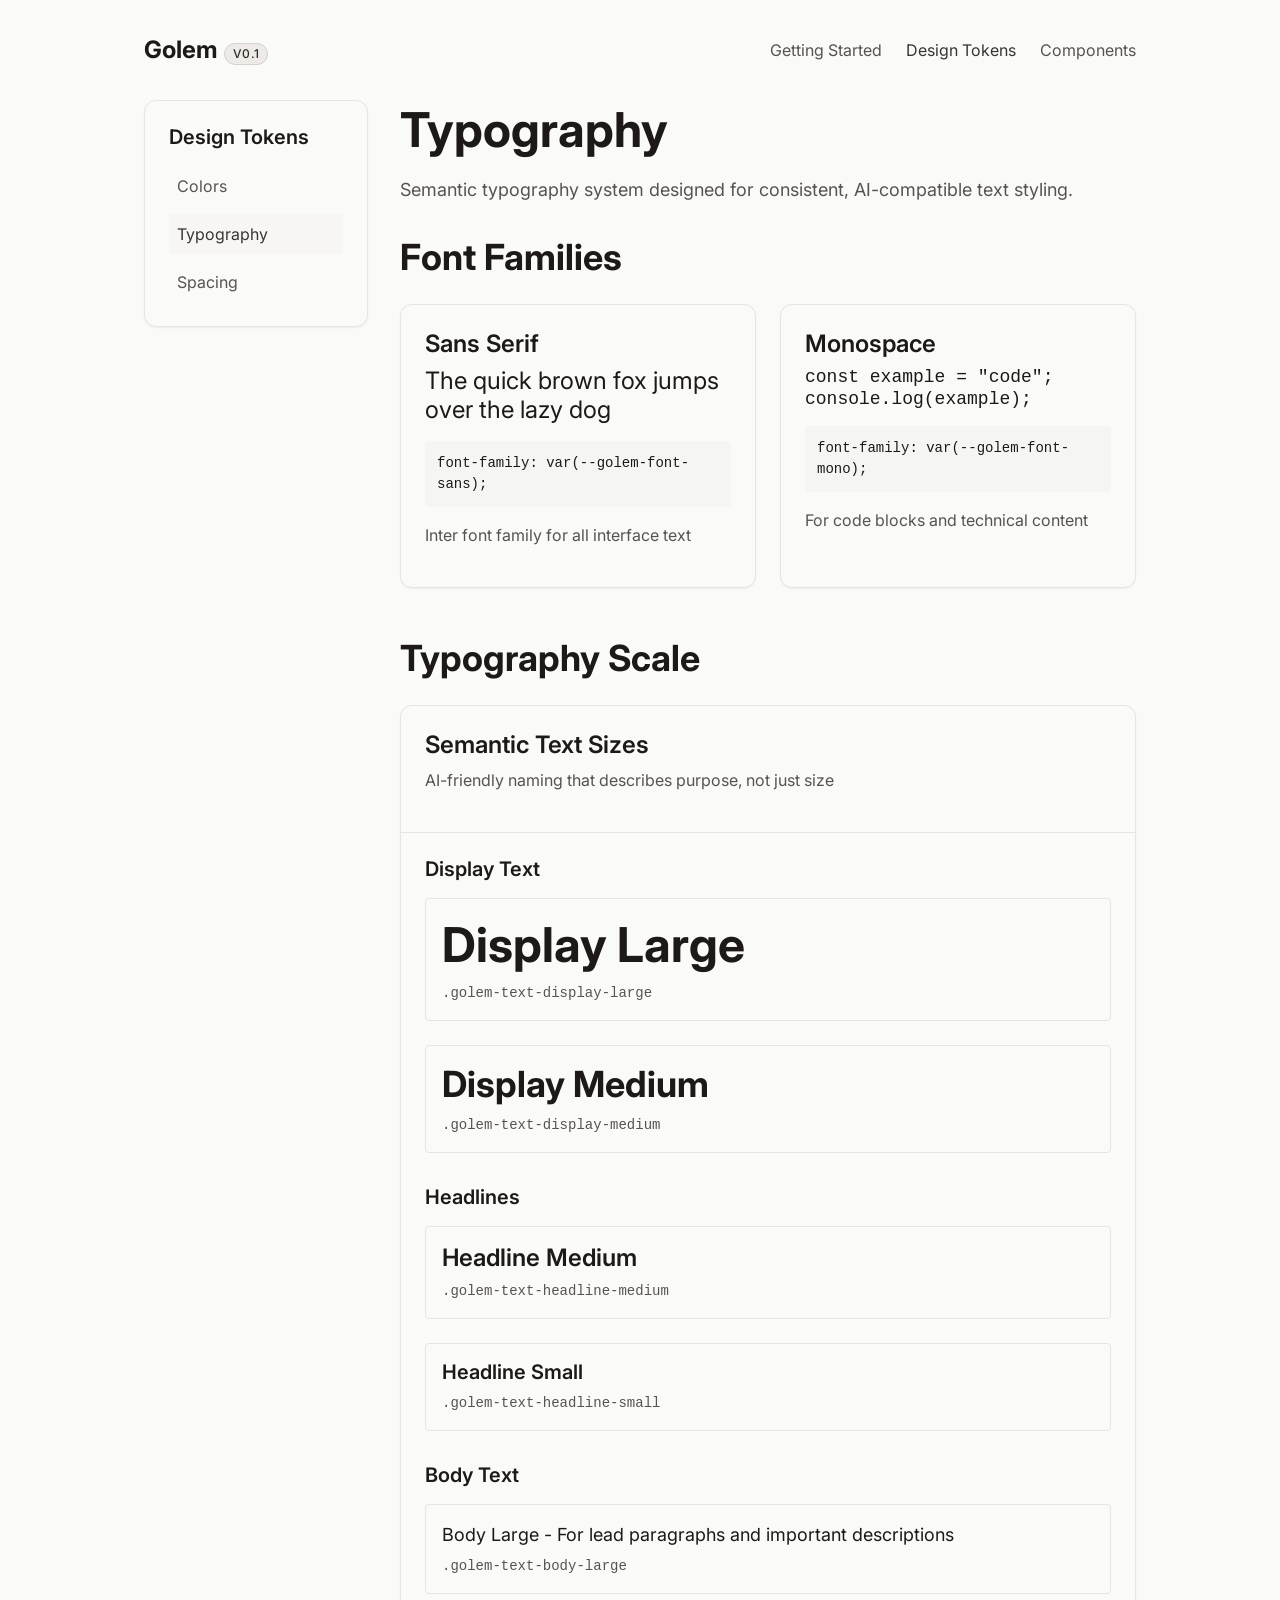
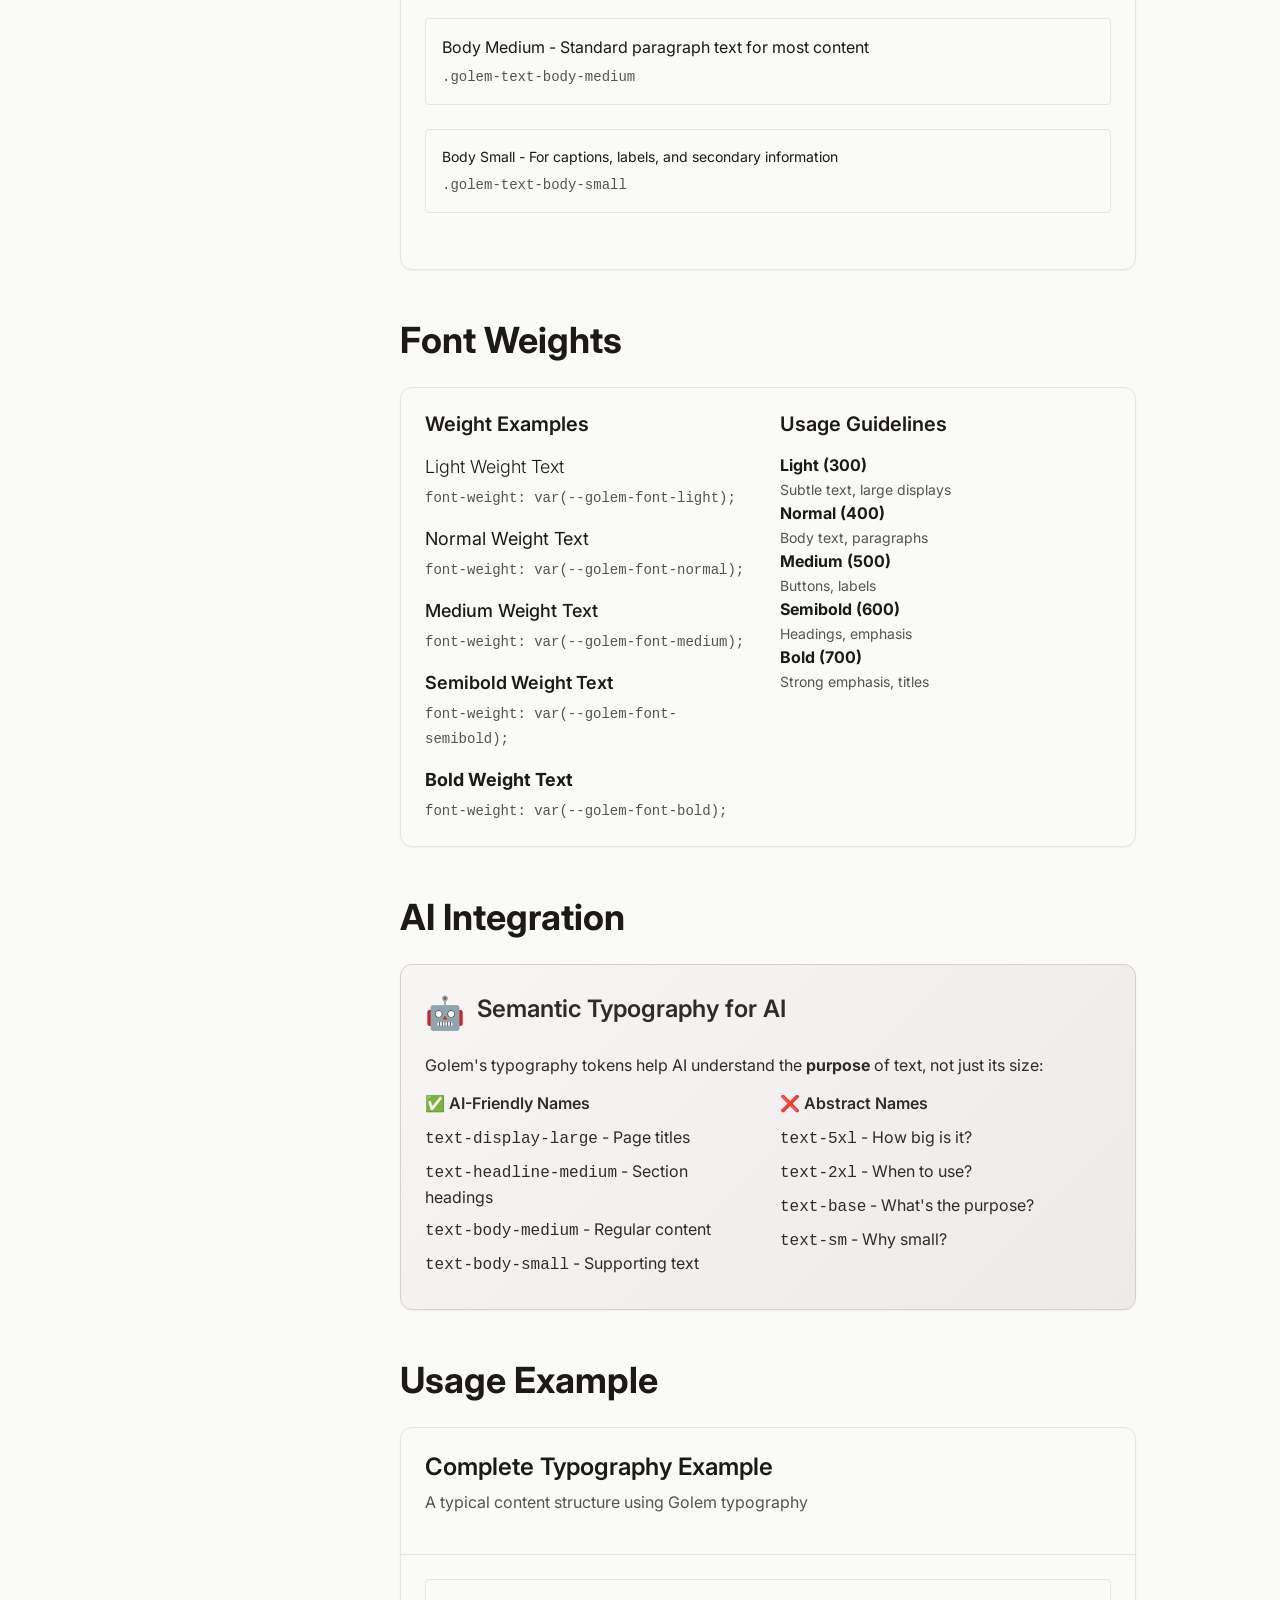
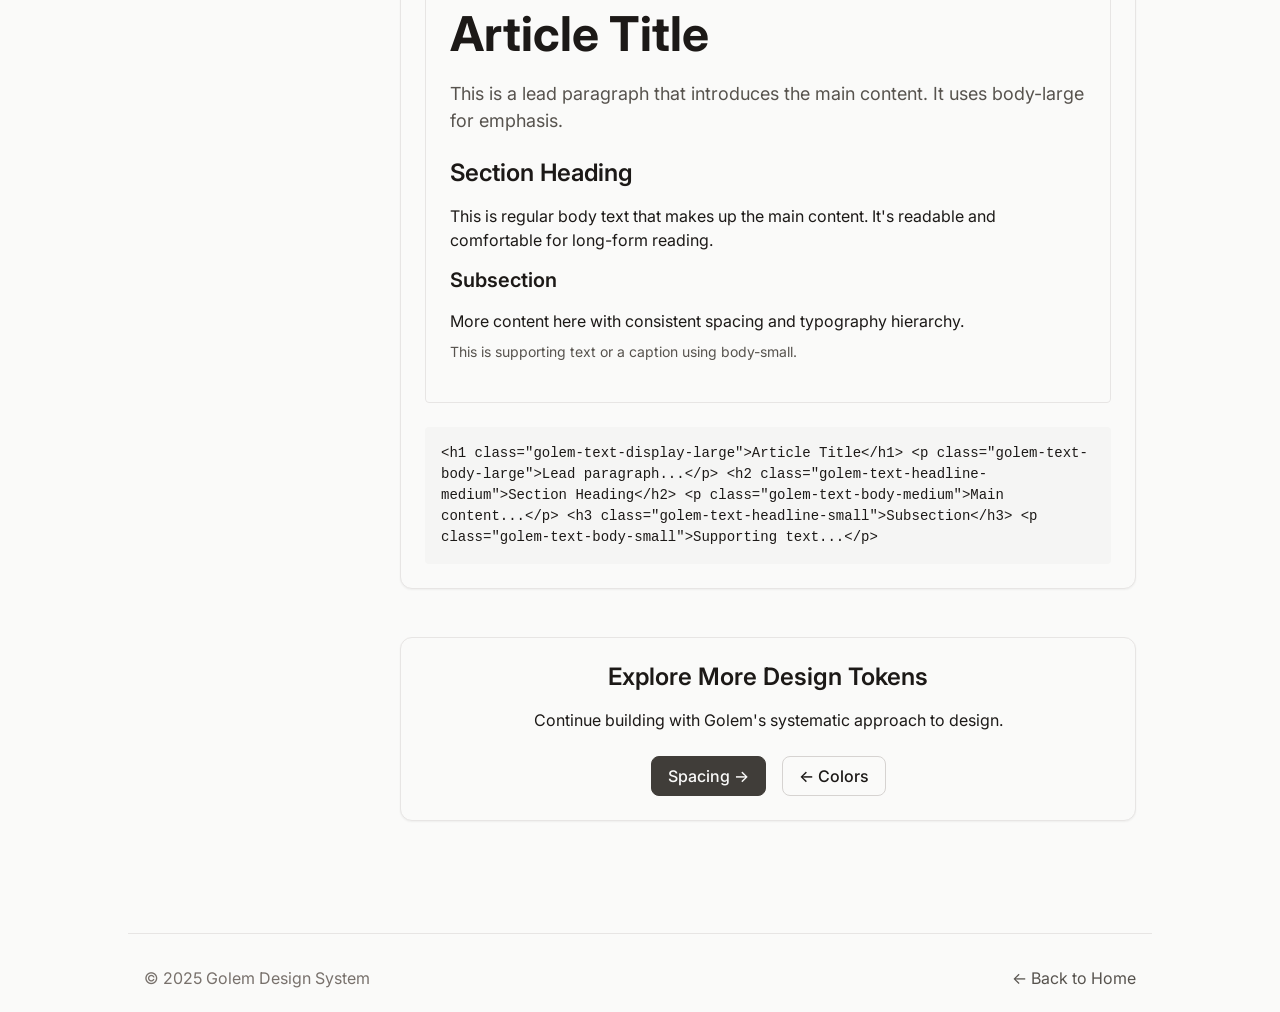
<file: pages/design-tokens/typography.html>
<!DOCTYPE html>
<html lang="en">
<head>
    <meta charset="UTF-8">
    <meta name="viewport" content="width=device-width, initial-scale=1.0">
    <title>Typography - Golem Design System</title>
    
    <!-- Design System CSS -->
    <link rel="stylesheet" href="../../css/golem-tokens.css">
    <link rel="stylesheet" href="../../css/golem-foundation.css">
    <link rel="stylesheet" href="../../css/golem-components.css">
    <link rel="stylesheet" href="../../css/site.css">
    
    <!-- Fonts -->
    <link href="https://fonts.googleapis.com/css2?family=Inter:wght@300;400;500;600;700&display=swap" rel="stylesheet">
</head>
<body>
    <!-- Navigation -->
    <nav class="golem-container golem-py-8">
        <div class="golem-flex golem-items-center golem-justify-between">
            <a href="../../index.html" class="golem-text-headline-medium" style="text-decoration: none; color: var(--golem-color-text-primary);">
                <strong>Golem</strong> <span class="golem-badge golem-badge--primary golem-badge--sm">v0.1</span>
            </a>
            <div class="golem-flex golem-gap-6">
                <a href="../getting-started.html" style="color: var(--golem-color-text-secondary); text-decoration: none;">Getting Started</a>
                <a href="typography.html" style="color: var(--golem-color-primary-600); text-decoration: none;">Design Tokens</a>
                <a href="../components/buttons.html" style="color: var(--golem-color-text-secondary); text-decoration: none;">Components</a>
            </div>
        </div>
    </nav>

    <!-- Main Content -->
    <main class="golem-container">
        <div class="golem-grid golem-grid-cols-1 golem-grid-cols-lg-4 golem-gap-8">
            
            <!-- Sidebar -->
            <aside>
                <div class="golem-card">
                    <div class="golem-card__body">
                        <h3 class="golem-text-headline-small golem-mb-4">Design Tokens</h3>
                        <nav class="golem-flex golem-flex-col golem-gap-2">
                            <a href="colors.html" style="color: var(--golem-color-text-secondary); text-decoration: none; padding: var(--golem-space-2); border-radius: var(--golem-radius-base);">Colors</a>
                            <a href="typography.html" style="color: var(--golem-color-primary-600); text-decoration: none; padding: var(--golem-space-2); border-radius: var(--golem-radius-base); background-color: var(--golem-color-primary-50);">Typography</a>
                            <a href="spacing.html" style="color: var(--golem-color-text-secondary); text-decoration: none; padding: var(--golem-space-2); border-radius: var(--golem-radius-base);">Spacing</a>
                        </nav>
                    </div>
                </div>
            </aside>

            <!-- Main Content -->
            <div class="golem-col-span-3">
                <header class="golem-mb-8">
                    <h1 class="golem-text-display-large">Typography</h1>
                    <p class="golem-text-body-large" style="color: var(--golem-color-text-secondary);">
                        Semantic typography system designed for consistent, AI-compatible text styling.
                    </p>
                </header>

                <!-- Font Families Section -->
                <section class="golem-mb-12">
                    <h2 class="golem-text-display-medium golem-mb-6">Font Families</h2>
                    
                    <div class="golem-grid golem-grid-cols-1 golem-grid-cols-lg-2 golem-gap-6">
                        <!-- Sans Serif -->
                        <div class="golem-card">
                            <div class="golem-card__body">
                                <h3 class="golem-card__title">Sans Serif</h3>
                                <p style="font-family: var(--golem-font-sans); font-size: var(--golem-text-2xl); margin-bottom: var(--golem-space-4); line-height: 1.2;">
                                    The quick brown fox jumps over the lazy dog
                                </p>
                                <div style="background-color: var(--golem-color-surface-raised); padding: var(--golem-space-3); border-radius: var(--golem-radius-base); font-family: var(--golem-font-mono); font-size: var(--golem-text-sm);">
                                    <code>font-family: var(--golem-font-sans);</code>
                                </div>
                                <p class="golem-card__subtitle golem-mt-4 golem-mb-0">Inter font family for all interface text</p>
                            </div>
                        </div>

                        <!-- Monospace -->
                        <div class="golem-card">
                            <div class="golem-card__body">
                                <h3 class="golem-card__title">Monospace</h3>
                                <p style="font-family: var(--golem-font-mono); font-size: var(--golem-text-lg); margin-bottom: var(--golem-space-4); line-height: 1.2;">
                                    const example = "code";<br>
                                    console.log(example);
                                </p>
                                <div style="background-color: var(--golem-color-surface-raised); padding: var(--golem-space-3); border-radius: var(--golem-radius-base); font-family: var(--golem-font-mono); font-size: var(--golem-text-sm);">
                                    <code>font-family: var(--golem-font-mono);</code>
                                </div>
                                <p class="golem-card__subtitle golem-mt-4 golem-mb-0">For code blocks and technical content</p>
                            </div>
                        </div>
                    </div>
                </section>

                <!-- Typography Scale Section -->
                <section class="golem-mb-12">
                    <h2 class="golem-text-display-medium golem-mb-6">Typography Scale</h2>
                    
                    <div class="golem-card golem-mb-6">
                        <div class="golem-card__header">
                            <h3 class="golem-card__title">Semantic Text Sizes</h3>
                            <p class="golem-card__subtitle">AI-friendly naming that describes purpose, not just size</p>
                        </div>
                        <div class="golem-card__body">
                            <!-- Display Sizes -->
                            <div class="golem-mb-8">
                                <h4 class="golem-text-headline-small golem-mb-4">Display Text</h4>
                                
                                <div class="golem-mb-6" style="border: 1px solid var(--golem-color-border-base); border-radius: var(--golem-radius-base); padding: var(--golem-space-4);">
                                    <h1 class="golem-text-display-large golem-mb-2">Display Large</h1>
                                    <p style="font-family: var(--golem-font-mono); font-size: var(--golem-text-sm); color: var(--golem-color-text-secondary); margin: 0;">
                                        .golem-text-display-large
                                    </p>
                                </div>

                                <div class="golem-mb-6" style="border: 1px solid var(--golem-color-border-base); border-radius: var(--golem-radius-base); padding: var(--golem-space-4);">
                                    <h2 class="golem-text-display-medium golem-mb-2">Display Medium</h2>
                                    <p style="font-family: var(--golem-font-mono); font-size: var(--golem-text-sm); color: var(--golem-color-text-secondary); margin: 0;">
                                        .golem-text-display-medium
                                    </p>
                                </div>
                            </div>

                            <!-- Headline Sizes -->
                            <div class="golem-mb-8">
                                <h4 class="golem-text-headline-small golem-mb-4">Headlines</h4>
                                
                                <div class="golem-mb-6" style="border: 1px solid var(--golem-color-border-base); border-radius: var(--golem-radius-base); padding: var(--golem-space-4);">
                                    <h3 class="golem-text-headline-medium golem-mb-2">Headline Medium</h3>
                                    <p style="font-family: var(--golem-font-mono); font-size: var(--golem-text-sm); color: var(--golem-color-text-secondary); margin: 0;">
                                        .golem-text-headline-medium
                                    </p>
                                </div>

                                <div class="golem-mb-6" style="border: 1px solid var(--golem-color-border-base); border-radius: var(--golem-radius-base); padding: var(--golem-space-4);">
                                    <h4 class="golem-text-headline-small golem-mb-2">Headline Small</h4>
                                    <p style="font-family: var(--golem-font-mono); font-size: var(--golem-text-sm); color: var(--golem-color-text-secondary); margin: 0;">
                                        .golem-text-headline-small
                                    </p>
                                </div>
                            </div>

                            <!-- Body Text -->
                            <div class="golem-mb-8">
                                <h4 class="golem-text-headline-small golem-mb-4">Body Text</h4>
                                
                                <div class="golem-mb-6" style="border: 1px solid var(--golem-color-border-base); border-radius: var(--golem-radius-base); padding: var(--golem-space-4);">
                                    <p class="golem-text-body-large golem-mb-2">Body Large - For lead paragraphs and important descriptions</p>
                                    <p style="font-family: var(--golem-font-mono); font-size: var(--golem-text-sm); color: var(--golem-color-text-secondary); margin: 0;">
                                        .golem-text-body-large
                                    </p>
                                </div>

                                <div class="golem-mb-6" style="border: 1px solid var(--golem-color-border-base); border-radius: var(--golem-radius-base); padding: var(--golem-space-4);">
                                    <p class="golem-text-body-medium golem-mb-2">Body Medium - Standard paragraph text for most content</p>
                                    <p style="font-family: var(--golem-font-mono); font-size: var(--golem-text-sm); color: var(--golem-color-text-secondary); margin: 0;">
                                        .golem-text-body-medium
                                    </p>
                                </div>

                                <div class="golem-mb-6" style="border: 1px solid var(--golem-color-border-base); border-radius: var(--golem-radius-base); padding: var(--golem-space-4);">
                                    <p class="golem-text-body-small golem-mb-2">Body Small - For captions, labels, and secondary information</p>
                                    <p style="font-family: var(--golem-font-mono); font-size: var(--golem-text-sm); color: var(--golem-color-text-secondary); margin: 0;">
                                        .golem-text-body-small
                                    </p>
                                </div>
                            </div>
                        </div>
                    </div>
                </section>

                <!-- Font Weights Section -->
                <section class="golem-mb-12">
                    <h2 class="golem-text-display-medium golem-mb-6">Font Weights</h2>
                    
                    <div class="golem-card">
                        <div class="golem-card__body">
                            <div class="golem-grid golem-grid-cols-1 golem-grid-cols-lg-2 golem-gap-6">
                                <div>
                                    <h4 class="golem-text-headline-small golem-mb-4">Weight Examples</h4>
                                    <div class="golem-flex golem-flex-col golem-gap-4">
                                        <div>
                                            <p style="font-weight: var(--golem-font-light); font-size: var(--golem-text-lg); margin-bottom: var(--golem-space-1);">Light Weight Text</p>
                                            <code style="font-size: var(--golem-text-sm); color: var(--golem-color-text-secondary);">font-weight: var(--golem-font-light);</code>
                                        </div>
                                        <div>
                                            <p style="font-weight: var(--golem-font-normal); font-size: var(--golem-text-lg); margin-bottom: var(--golem-space-1);">Normal Weight Text</p>
                                            <code style="font-size: var(--golem-text-sm); color: var(--golem-color-text-secondary);">font-weight: var(--golem-font-normal);</code>
                                        </div>
                                        <div>
                                            <p style="font-weight: var(--golem-font-medium); font-size: var(--golem-text-lg); margin-bottom: var(--golem-space-1);">Medium Weight Text</p>
                                            <code style="font-size: var(--golem-text-sm); color: var(--golem-color-text-secondary);">font-weight: var(--golem-font-medium);</code>
                                        </div>
                                        <div>
                                            <p style="font-weight: var(--golem-font-semibold); font-size: var(--golem-text-lg); margin-bottom: var(--golem-space-1);">Semibold Weight Text</p>
                                            <code style="font-size: var(--golem-text-sm); color: var(--golem-color-text-secondary);">font-weight: var(--golem-font-semibold);</code>
                                        </div>
                                        <div>
                                            <p style="font-weight: var(--golem-font-bold); font-size: var(--golem-text-lg); margin-bottom: var(--golem-space-1);">Bold Weight Text</p>
                                            <code style="font-size: var(--golem-text-sm); color: var(--golem-color-text-secondary);">font-weight: var(--golem-font-bold);</code>
                                        </div>
                                    </div>
                                </div>
                                
                                <div>
                                    <h4 class="golem-text-headline-small golem-mb-4">Usage Guidelines</h4>
                                    <ul style="list-style: none; padding: 0;">
                                        <li class="golem-mb-3">
                                            <strong style="color: var(--golem-color-text-primary);">Light (300)</strong><br>
                                            <span style="color: var(--golem-color-text-secondary); font-size: var(--golem-text-body-small);">Subtle text, large displays</span>
                                        </li>
                                        <li class="golem-mb-3">
                                            <strong style="color: var(--golem-color-text-primary);">Normal (400)</strong><br>
                                            <span style="color: var(--golem-color-text-secondary); font-size: var(--golem-text-body-small);">Body text, paragraphs</span>
                                        </li>
                                        <li class="golem-mb-3">
                                            <strong style="color: var(--golem-color-text-primary);">Medium (500)</strong><br>
                                            <span style="color: var(--golem-color-text-secondary); font-size: var(--golem-text-body-small);">Buttons, labels</span>
                                        </li>
                                        <li class="golem-mb-3">
                                            <strong style="color: var(--golem-color-text-primary);">Semibold (600)</strong><br>
                                            <span style="color: var(--golem-color-text-secondary); font-size: var(--golem-text-body-small);">Headings, emphasis</span>
                                        </li>
                                        <li class="golem-mb-3">
                                            <strong style="color: var(--golem-color-text-primary);">Bold (700)</strong><br>
                                            <span style="color: var(--golem-color-text-secondary); font-size: var(--golem-text-body-small);">Strong emphasis, titles</span>
                                        </li>
                                    </ul>
                                </div>
                            </div>
                        </div>
                    </div>
                </section>

                <!-- AI Integration Section -->
                <section class="golem-mb-12">
                    <h2 class="golem-text-display-medium golem-mb-6">AI Integration</h2>
                    
                    <div class="golem-card" style="background: linear-gradient(135deg, var(--golem-color-primary-50) 0%, var(--golem-color-primary-100) 100%); border-color: var(--golem-color-primary-200);">
                        <div class="golem-card__body">
                            <div style="display: flex; align-items: center; gap: var(--golem-space-3); margin-bottom: var(--golem-space-4);">
                                <span style="font-size: 2rem;">🤖</span>
                                <h3 class="golem-card__title golem-mb-0" style="color: var(--golem-color-primary-700);">Semantic Typography for AI</h3>
                            </div>
                            
                            <p style="color: var(--golem-color-primary-700); margin-bottom: var(--golem-space-4);">
                                Golem's typography tokens help AI understand the <strong>purpose</strong> of text, not just its size:
                            </p>
                            
                            <div class="golem-grid golem-grid-cols-1 golem-grid-cols-lg-2 golem-gap-6">
                                <div>
                                    <h4 style="color: var(--golem-color-primary-700); margin-bottom: var(--golem-space-3);">✅ AI-Friendly Names</h4>
                                    <ul style="list-style: none; padding: 0; color: var(--golem-color-primary-700);">
                                        <li class="golem-mb-2"><code>text-display-large</code> - Page titles</li>
                                        <li class="golem-mb-2"><code>text-headline-medium</code> - Section headings</li>
                                        <li class="golem-mb-2"><code>text-body-medium</code> - Regular content</li>
                                        <li class="golem-mb-2"><code>text-body-small</code> - Supporting text</li>
                                    </ul>
                                </div>
                                
                                <div>
                                    <h4 style="color: var(--golem-color-primary-700); margin-bottom: var(--golem-space-3);">❌ Abstract Names</h4>
                                    <ul style="list-style: none; padding: 0; color: var(--golem-color-primary-700);">
                                        <li class="golem-mb-2"><code>text-5xl</code> - How big is it?</li>
                                        <li class="golem-mb-2"><code>text-2xl</code> - When to use?</li>
                                        <li class="golem-mb-2"><code>text-base</code> - What's the purpose?</li>
                                        <li class="golem-mb-2"><code>text-sm</code> - Why small?</li>
                                    </ul>
                                </div>
                            </div>
                        </div>
                    </div>
                </section>

                <!-- Usage Example Section -->
                <section class="golem-mb-12">
                    <h2 class="golem-text-display-medium golem-mb-6">Usage Example</h2>
                    
                    <div class="golem-card">
                        <div class="golem-card__header">
                            <h3 class="golem-card__title">Complete Typography Example</h3>
                            <p class="golem-card__subtitle">A typical content structure using Golem typography</p>
                        </div>
                        <div class="golem-card__body">
                            <!-- Live Example -->
                            <div class="golem-mb-6" style="padding: var(--golem-space-6); background-color: var(--golem-color-surface-base); border: 1px solid var(--golem-color-border-base); border-radius: var(--golem-radius-base);">
                                <h1 class="golem-text-display-large golem-mb-4">Article Title</h1>
                                <p class="golem-text-body-large golem-mb-6" style="color: var(--golem-color-text-secondary);">
                                    This is a lead paragraph that introduces the main content. It uses body-large for emphasis.
                                </p>
                                <h2 class="golem-text-headline-medium golem-mb-4">Section Heading</h2>
                                <p class="golem-text-body-medium golem-mb-4">
                                    This is regular body text that makes up the main content. It's readable and comfortable for long-form reading.
                                </p>
                                <h3 class="golem-text-headline-small golem-mb-3">Subsection</h3>
                                <p class="golem-text-body-medium golem-mb-2">
                                    More content here with consistent spacing and typography hierarchy.
                                </p>
                                <p class="golem-text-body-small" style="color: var(--golem-color-text-secondary);">
                                    This is supporting text or a caption using body-small.
                                </p>
                            </div>
                            
                            <!-- Code -->
                            <div style="background-color: var(--golem-color-surface-raised); padding: var(--golem-space-4); border-radius: var(--golem-radius-base); font-family: var(--golem-font-mono); font-size: var(--golem-text-sm);">
                                <code>&lt;h1 class="golem-text-display-large"&gt;Article Title&lt;/h1&gt;
&lt;p class="golem-text-body-large"&gt;Lead paragraph...&lt;/p&gt;
&lt;h2 class="golem-text-headline-medium"&gt;Section Heading&lt;/h2&gt;
&lt;p class="golem-text-body-medium"&gt;Main content...&lt;/p&gt;
&lt;h3 class="golem-text-headline-small"&gt;Subsection&lt;/h3&gt;
&lt;p class="golem-text-body-small"&gt;Supporting text...&lt;/p&gt;</code>
                            </div>
                        </div>
                    </div>
                </section>

                <!-- Next Steps -->
                <section class="golem-mb-12">
                    <div class="golem-card golem-card--raised">
                        <div class="golem-card__body text-center">
                            <h2 class="golem-text-headline-medium golem-mb-4">Explore More Design Tokens</h2>
                            <p class="golem-mb-6">Continue building with Golem's systematic approach to design.</p>
                            <div class="golem-flex golem-justify-center golem-gap-4">
                                <a href="spacing.html" class="golem-btn golem-btn--primary">Spacing →</a>
                                <a href="colors.html" class="golem-btn golem-btn--secondary">← Colors</a>
                            </div>
                        </div>
                    </div>
                </section>
            </div>
        </div>
    </main>

    <!-- Footer -->
    <footer class="golem-container golem-py-8" style="border-top: 1px solid var(--golem-color-border-base); margin-top: var(--golem-space-16);">
        <div class="golem-flex golem-items-center golem-justify-between">
            <p style="color: var(--golem-color-text-tertiary); margin: 0;">© 2025 Golem Design System</p>
            <a href="../../index.html" style="color: var(--golem-color-text-secondary); text-decoration: none;">← Back to Home</a>
        </div>
    </footer>
</body>
</html>
</file>
<file: css/golem-tokens.css>
/**
 * GOLEM DESIGN SYSTEM - DESIGN TOKENS
 * Copy this entire content into your css/golem-tokens.css file
 */

:root {
  /* Primary Color Scale - Based on #403D39 */
  --golem-color-primary-50: #f7f6f5;   /* Very light warm gray */
  --golem-color-primary-100: #edeae8;  /* Light warm gray */
  --golem-color-primary-200: #d6d0cc;  /* Lighter warm gray */
  --golem-color-primary-300: #b8aea6;  /* Medium light warm gray */
  --golem-color-primary-400: #928579;  /* Medium warm gray */
  --golem-color-primary-500: #403D39;  /* Your primary color */
  --golem-color-primary-600: #373530;  /* Darker than primary */
  --golem-color-primary-700: #2e2c27;  /* Much darker */
  --golem-color-primary-800: #25231f;  /* Very dark */
  --golem-color-primary-900: #1c1a17;  /* Nearly black */
  --golem-color-primary-950: #0f0e0c;  /* Almost black */

  /* Warm Secondary Colors - Harmonious with brown */
  --golem-color-secondary-50: #fefaf8;  /* Warm white */
  --golem-color-secondary-100: #fdf4ed; /* Very light warm */
  --golem-color-secondary-200: #fce4d1; /* Light warm peach */
  --golem-color-secondary-300: #f9c5a1; /* Warm peach */
  --golem-color-secondary-400: #f49e6b; /* Medium orange */
  --golem-color-secondary-500: #ea7a47; /* Warm orange */
  --golem-color-secondary-600: #d16229; /* Burnt orange */
  --golem-color-secondary-700: #b04d1f; /* Deep orange */

  /* Neutral Colors - Warmer grays to complement brown */
  --golem-color-gray-50: #fafaf9;    /* Warm white */
  --golem-color-gray-100: #f5f5f4;   /* Very light warm gray */
  --golem-color-gray-200: #e7e5e4;   /* Light warm gray */
  --golem-color-gray-300: #d6d3d1;   /* Medium light warm gray */
  --golem-color-gray-400: #a8a29e;   /* Medium warm gray */
  --golem-color-gray-500: #78716c;   /* Medium-dark warm gray */
  --golem-color-gray-600: #57534e;   /* Dark warm gray */
  --golem-color-gray-700: #44403c;   /* Very dark warm gray */
  --golem-color-gray-800: #292524;   /* Nearly black warm */
  --golem-color-gray-900: #1c1917;   /* Almost black warm */
  --golem-color-gray-950: #0c0a09;   /* Black warm */
  
  --golem-color-white: #ffffff;
  --golem-color-black: #000000;
  
  /* Semantic Colors - Updated for brown theme */
  --golem-color-success-light: #f0fdf4;
  --golem-color-success-base: #16a34a;
  --golem-color-success-strong: #15803d;
  
  --golem-color-warning-light: #fffbeb;
  --golem-color-warning-base: #f59e0b;
  --golem-color-warning-strong: #d97706;
  
  --golem-color-error-light: #fef2f2;
  --golem-color-error-base: #dc2626;
  --golem-color-error-strong: #b91c1c;
  
  --golem-color-info-light: #eff6ff;
  --golem-color-info-base: #2563eb;
  --golem-color-info-strong: #1d4ed8;

  /* Surface Colors - Using warm neutrals */
  --golem-color-surface-base: #fafaf9;      /* Warm white background */
  --golem-color-surface-raised: #f5f5f4;    /* Slightly elevated */
  --golem-color-surface-overlay: #ffffff;    /* Pure white for overlays */
  
  /* Border Colors */
  --golem-color-border-base: #e7e5e4;       /* Warm light border */
  --golem-color-border-strong: #d6d3d1;     /* Stronger warm border */
  
  /* Text Colors - High contrast with warm undertones */
  --golem-color-text-primary: #1c1917;      /* Near black warm */
  --golem-color-text-secondary: #57534e;    /* Dark warm gray */
  --golem-color-text-tertiary: #78716c;     /* Medium warm gray */
  --golem-color-text-inverse: #fafaf9;      /* Warm white on dark */
  --golem-color-text-link: #403D39;         /* Primary color for links */
  --golem-color-text-link-hover: #2e2c27;   /* Darker on hover */

  /* Typography */
  --golem-font-sans: 'Inter', -apple-system, BlinkMacSystemFont, 'Segoe UI', 'Roboto', sans-serif;
  --golem-font-mono: 'JetBrains Mono', 'Fira Code', monospace;
  
  --golem-text-xs: 0.75rem;
  --golem-text-sm: 0.875rem;
  --golem-text-base: 1rem;
  --golem-text-lg: 1.125rem;
  --golem-text-xl: 1.25rem;
  --golem-text-2xl: 1.5rem;
  --golem-text-3xl: 1.875rem;
  --golem-text-4xl: 2.25rem;
  --golem-text-5xl: 3rem;
  
  --golem-text-body-small: var(--golem-text-sm);
  --golem-text-body-medium: var(--golem-text-base);
  --golem-text-body-large: var(--golem-text-lg);
  --golem-text-display-large: var(--golem-text-5xl);
  --golem-text-display-medium: var(--golem-text-4xl);
  --golem-text-headline-medium: var(--golem-text-2xl);
  --golem-text-headline-small: var(--golem-text-xl);
  
  --golem-font-light: 300;
  --golem-font-normal: 400;
  --golem-font-medium: 500;
  --golem-font-semibold: 600;
  --golem-font-bold: 700;
  
  --golem-leading-tight: 1.25;
  --golem-leading-normal: 1.5;
  --golem-leading-relaxed: 1.625;
  
  /* Spacing */
  --golem-space-1: 0.25rem;
  --golem-space-2: 0.5rem;
  --golem-space-3: 0.75rem;
  --golem-space-4: 1rem;
  --golem-space-5: 1.25rem;
  --golem-space-6: 1.5rem;
  --golem-space-8: 2rem;
  --golem-space-10: 2.5rem;
  --golem-space-12: 3rem;
  --golem-space-16: 4rem;
  --golem-space-20: 5rem;
  
  /* Border Radius */
  --golem-radius-none: 0;
  --golem-radius-sm: 0.125rem;
  --golem-radius-base: 0.25rem;
  --golem-radius-md: 0.375rem;
  --golem-radius-lg: 0.5rem;
  --golem-radius-xl: 0.75rem;
  --golem-radius-2xl: 1rem;
  --golem-radius-full: 9999px;
  
  /* Shadows */
  --golem-shadow-sm: 0 1px 2px 0 rgb(0 0 0 / 0.05);
  --golem-shadow-base: 0 1px 3px 0 rgb(0 0 0 / 0.1), 0 1px 2px -1px rgb(0 0 0 / 0.1);
  --golem-shadow-md: 0 4px 6px -1px rgb(0 0 0 / 0.1), 0 2px 4px -2px rgb(0 0 0 / 0.1);
  --golem-shadow-lg: 0 10px 15px -3px rgb(0 0 0 / 0.1), 0 4px 6px -4px rgb(0 0 0 / 0.1);
  
  /* Animation */
  --golem-duration-fast: 150ms;
  --golem-duration-base: 200ms;
  --golem-duration-slow: 300ms;
  --golem-easing-ease-out: cubic-bezier(0, 0, 0.2, 1);
}
</file>
<file: css/golem-components.css>
/**
 * GOLEM DESIGN SYSTEM - COMPONENTS
 * Copy this entire content into your css/golem-components.css file
 */

/* Buttons */
.golem-btn {
  display: inline-flex;
  align-items: center;
  justify-content: center;
  gap: var(--golem-space-2);
  font-family: var(--golem-font-sans);
  font-weight: var(--golem-font-medium);
  text-decoration: none;
  text-align: center;
  white-space: nowrap;
  height: 2.5rem;
  padding: 0 var(--golem-space-4);
  border: 1px solid transparent;
  border-radius: var(--golem-radius-lg);
  cursor: pointer;
  transition: all var(--golem-duration-base) var(--golem-easing-ease-out);
  user-select: none;
  font-size: var(--golem-text-body-medium);
}

.golem-btn--primary {
  background-color: var(--golem-color-primary-500);
  color: var(--golem-color-text-inverse);
  border-color: var(--golem-color-primary-500);
}

.golem-btn--primary:hover {
  background-color: var(--golem-color-primary-600);
  border-color: var(--golem-color-primary-600);
  transform: translateY(-1px);
  box-shadow: var(--golem-shadow-md);
}

.golem-btn--secondary {
  background-color: var(--golem-color-surface-base);
  color: var(--golem-color-text-primary);
  border-color: var(--golem-color-border-strong);
}

.golem-btn--secondary:hover {
  background-color: var(--golem-color-surface-raised);
  transform: translateY(-1px);
  box-shadow: var(--golem-shadow-md);
}

/* Cards */
.golem-card {
  background-color: var(--golem-color-surface-base);
  border: 1px solid var(--golem-color-border-base);
  border-radius: var(--golem-radius-xl);
  box-shadow: var(--golem-shadow-sm);
  overflow: hidden;
  transition: all var(--golem-duration-base) var(--golem-easing-ease-out);
}

.golem-card:hover {
  box-shadow: var(--golem-shadow-md);
  transform: translateY(-2px);
}

.golem-card__body {
  padding: var(--golem-space-6);
}

.golem-card__header {
  padding: var(--golem-space-6);
  border-bottom: 1px solid var(--golem-color-border-base);
}

.golem-card__footer {
  padding: var(--golem-space-6);
  border-top: 1px solid var(--golem-color-border-base);
  background-color: var(--golem-color-surface-raised);
}

.golem-card__title {
  font-size: var(--golem-text-headline-medium);
  font-weight: var(--golem-font-semibold);
  color: var(--golem-color-text-primary);
  margin-bottom: var(--golem-space-2);
}

.golem-card__subtitle {
  font-size: var(--golem-text-body-medium);
  color: var(--golem-color-text-secondary);
  margin-bottom: var(--golem-space-4);
}

/* Badges */
.golem-badge {
  display: inline-flex;
  align-items: center;
  justify-content: center;
  padding: var(--golem-space-1) var(--golem-space-3);
  font-size: var(--golem-text-body-small);
  font-weight: var(--golem-font-medium);
  line-height: 1;
  border-radius: var(--golem-radius-full);
  text-transform: uppercase;
  letter-spacing: 0.025em;
}

.golem-badge--primary {
  background-color: var(--golem-color-primary-100);
  color: var(--golem-color-primary-700);
  border: 1px solid var(--golem-color-primary-200);
}

.golem-badge--sm {
  padding: var(--golem-space-1) var(--golem-space-2);
  font-size: var(--golem-text-xs);
}

.golem-badge--lg {
  padding: var(--golem-space-2) var(--golem-space-4);
  font-size: var(--golem-text-body-medium);
}

/* Sections */
.golem-section {
  margin-bottom: var(--golem-space-12);
  padding: var(--golem-space-8) 0;
}

.golem-section--secondary {
  background-color: var(--golem-color-surface-raised);
  padding: var(--golem-space-8) 0;
  border-radius: var(--golem-radius-xl);
  margin: var(--golem-space-8) 0;
}

/* Responsive adjustments */
@media (min-width: 768px) {
  .golem-grid-cols-md-2 {
    grid-template-columns: repeat(2, minmax(0, 1fr));
  }
  
  .golem-grid-cols-md-3 {
    grid-template-columns: repeat(3, minmax(0, 1fr));
  }
}

@media (min-width: 1024px) {
  .golem-grid-cols-lg-2 {
    grid-template-columns: repeat(2, minmax(0, 1fr));
  }
  
  .golem-grid-cols-lg-3 {
    grid-template-columns: repeat(3, minmax(0, 1fr));
  }
  
  .golem-grid-cols-lg-4 {
    grid-template-columns: repeat(4, minmax(0, 1fr));
  }
}
</file>
<file: css/site.css>
/**
 * site.css
 * Site-specific styles for Golem Design System documentation
 */

/* ===================================================================
   CUSTOM FONT INTEGRATION
   ================================================================ */

:root {
  /* Update font family with Inter */
  --golem-font-sans: 'Inter', -apple-system, BlinkMacSystemFont, 'Segoe UI', 'Roboto', 
                      'Helvetica Neue', Arial, sans-serif;
}

/* ===================================================================
   SITE LAYOUT COMPONENTS
   ================================================================ */

/* Navigation Bar */
.golem-navbar {
  background-color: var(--golem-color-surface-base);
  border-bottom: 1px solid var(--golem-color-border-base);
  padding: var(--golem-space-4) 0;
  position: sticky;
  top: 0;
  z-index: 50;
  backdrop-filter: blur(8px);
  background-color: color-mix(in srgb, var(--golem-color-surface-base) 95%, transparent);
}

.golem-navbar__brand {
  text-decoration: none;
  color: var(--golem-color-text-primary);
  font-weight: var(--golem-font-bold);
  transition: color var(--golem-duration-base) var(--golem-easing-ease-out);
}

.golem-navbar__brand:hover {
  color: var(--golem-color-primary-600);
}

.golem-navbar__nav {
  display: flex;
  align-items: center;
  gap: var(--golem-space-6);
}

.golem-navbar__link {
  color: var(--golem-color-text-secondary);
  text-decoration: none;
  font-weight: var(--golem-font-medium);
  padding: var(--golem-space-2) var(--golem-space-3);
  border-radius: var(--golem-radius-base);
  transition: all var(--golem-duration-base) var(--golem-easing-ease-out);
}

.golem-navbar__link:hover {
  color: var(--golem-color-text-primary);
  background-color: var(--golem-color-surface-raised);
}

.golem-navbar__link[aria-current="page"] {
  color: var(--golem-color-primary-600);
  background-color: var(--golem-color-primary-50);
}

/* Mobile Navigation */
.golem-navbar__mobile-toggle {
  display: none;
}

.golem-navbar__mobile-menu {
  display: none;
  background-color: var(--golem-color-surface-base);
  border-top: 1px solid var(--golem-color-border-base);
  margin-top: var(--golem-space-4);
}

.golem-navbar__mobile-menu.is-open {
  display: block;
}

@media (max-width: 768px) {
  .golem-navbar__nav {
    display: none;
  }
  
  .golem-navbar__mobile-toggle {
    display: flex;
  }
}

/* ===================================================================
   HERO SECTION - Updated for Logo Design
   ================================================================ */

/* ===================================================================
   HERO SECTION - Updated for New Color Scheme
   ================================================================ */

.golem-hero {
  background: linear-gradient(135deg, var(--golem-color-primary-500) 0%, var(--golem-color-primary-600) 100%);
  color: var(--golem-color-text-inverse);
  padding: var(--golem-space-20) 0;
  position: relative;
  overflow: hidden;
  min-height: 60vh;
  display: flex;
  align-items: center;
}

.golem-hero::before {
  content: '';
  position: absolute;
  top: 0;
  left: 0;
  right: 0;
  bottom: 0;
  background: url('data:image/svg+xml,<svg xmlns="http://www.w3.org/2000/svg" viewBox="0 0 100 100"><defs><pattern id="grid" width="10" height="10" patternUnits="userSpaceOnUse"><path d="M 10 0 L 0 0 0 10" fill="none" stroke="rgba(255,255,255,0.1)" stroke-width="0.5"/></pattern></defs><rect width="100" height="100" fill="url(%23grid)"/></svg>');
  opacity: 0.3;
}

.golem-hero > .golem-container {
  position: relative;
  z-index: 1;
}

/* Logo Styling */
.golem-hero__logo {
  max-width: 500px;
  width: 100%;
  margin-bottom: var(--golem-space-6);
}

.golem-hero__logo-image {
  width: 100%;
  height: auto;
  max-width: 400px;
  filter: drop-shadow(0 4px 8px rgba(0, 0, 0, 0.2));
  transition: transform var(--golem-duration-slow) var(--golem-easing-ease-out);
}

.golem-hero__logo-image:hover {
  transform: scale(1.02);
}

/* Updated Subtitle Styling */
.golem-hero__subtitle {
  color: var(--golem-color-text-inverse);
  font-weight: var(--golem-font-medium);
  max-width: 600px;
  margin: 0 auto var(--golem-space-6);
  opacity: 0.9;
}

.golem-hero__description {
  color: var(--golem-color-text-inverse);
  opacity: 0.8;
  max-width: 700px;
  margin: var(--golem-space-4) auto 0;
}

/* CTA Button Container */
.golem-hero__cta {
  margin-top: var(--golem-space-4);
}

.golem-hero__cta .golem-btn {
  box-shadow: 0 4px 12px rgba(0, 0, 0, 0.15);
  transition: all var(--golem-duration-base) var(--golem-easing-ease-out);
}

.golem-hero__cta .golem-btn:hover {
  transform: translateY(-2px);
  box-shadow: 0 6px 16px rgba(0, 0, 0, 0.2);
}

/* Responsive Design for Hero */
@media (max-width: 768px) {
  .golem-hero {
    min-height: 50vh;
    padding: var(--golem-space-16) 0;
  }
  
  .golem-hero__logo {
    margin-bottom: var(--golem-space-4);
  }
  
  .golem-hero__logo-image {
    max-width: 300px;
  }
  
  .golem-hero__subtitle {
    font-size: var(--golem-text-body-medium);
    margin-bottom: var(--golem-space-4);
  }
  
  .golem-hero__cta .golem-btn--lg {
    padding: var(--golem-space-3) var(--golem-space-6);
    font-size: var(--golem-text-body-medium);
  }
}

@media (max-width: 480px) {
  .golem-hero {
    padding: var(--golem-space-12) 0;
  }
  
  .golem-hero__logo-image {
    max-width: 250px;
  }
  
  .golem-hero__subtitle {
    font-size: var(--golem-text-body-small);
  }
  
  .golem-hero__cta .golem-btn {
    width: 100%;
    max-width: 280px;
  }
}

/* Animation for logo entrance */
@keyframes logoFadeIn {
  from {
    opacity: 0;
    transform: translateY(20px) scale(0.95);
  }
  to {
    opacity: 1;
    transform: translateY(0) scale(1);
  }
}

.golem-hero__logo-image {
  animation: logoFadeIn 0.8s var(--golem-easing-ease-out) 0.2s both;
}

.golem-hero__subtitle {
  animation: logoFadeIn 0.8s var(--golem-easing-ease-out) 0.4s both;
}

.golem-hero__cta {
  animation: logoFadeIn 0.8s var(--golem-easing-ease-out) 0.6s both;
}

/* Reduced motion support */
@media (prefers-reduced-motion: reduce) {
  .golem-hero__logo-image,
  .golem-hero__subtitle,
  .golem-hero__cta {
    animation: none;
  }
  
  .golem-hero__logo-image:hover {
    transform: none;
  }
  
  .golem-hero__cta .golem-btn:hover {
    transform: none;
  }
}

/* ===================================================================
   FOOTER
   ================================================================ */

.golem-footer {
  background-color: var(--golem-color-gray-900);
  color: var(--golem-color-gray-300);
  padding: var(--golem-space-16) 0 var(--golem-space-8);
  margin-top: var(--golem-space-20);
}

.golem-footer h3 {
  color: var(--golem-color-white);
  font-weight: var(--golem-font-semibold);
}

.golem-footer__link {
  color: var(--golem-color-gray-400);
  text-decoration: none;
  transition: color var(--golem-duration-base) var(--golem-easing-ease-out);
}

.golem-footer__link:hover {
  color: var(--golem-color-white);
}

.golem-border-t {
  border-top: 1px solid var(--golem-color-gray-700);
}

/* ===================================================================
   DOCUMENTATION LAYOUT
   ================================================================ */

/* Page Layout */
.golem-page-layout {
  display: grid;
  grid-template-columns: 250px 1fr;
  gap: var(--golem-space-8);
  min-height: calc(100vh - 200px);
}

.golem-sidebar {
  background-color: var(--golem-color-surface-raised);
  padding: var(--golem-space-6);
  border-radius: var(--golem-radius-xl);
  height: fit-content;
  position: sticky;
  top: calc(var(--golem-navbar-height, 80px) + var(--golem-space-4));
}

.golem-main-content {
  min-width: 0; /* Prevent overflow */
}

@media (max-width: 768px) {
  .golem-page-layout {
    grid-template-columns: 1fr;
  }
  
  .golem-sidebar {
    position: static;
  }
}

/* Secondary Navigation */
.golem-nav-secondary h3 {
  font-size: var(--golem-text-body-medium);
  font-weight: var(--golem-font-semibold);
  margin-bottom: var(--golem-space-3);
  color: var(--golem-color-text-primary);
}

.golem-nav-secondary ul {
  list-style: none;
  padding: 0;
  margin: 0;
}

.golem-nav-secondary li {
  margin-bottom: var(--golem-space-1);
}

.golem-nav-secondary a {
  display: block;
  padding: var(--golem-space-2) var(--golem-space-3);
  color: var(--golem-color-text-secondary);
  text-decoration: none;
  border-radius: var(--golem-radius-base);
  font-size: var(--golem-text-body-small);
  transition: all var(--golem-duration-base) var(--golem-easing-ease-out);
}

.golem-nav-secondary a:hover {
  background-color: var(--golem-color-surface-base);
  color: var(--golem-color-text-primary);
}

.golem-nav-secondary a[aria-current="page"] {
  background-color: var(--golem-color-primary-100);
  color: var(--golem-color-primary-700);
  font-weight: var(--golem-font-medium);
}

/* ===================================================================
   COMPONENT EXAMPLES
   ================================================================ */

/* Component Example Container */
.golem-example {
  border: 1px solid var(--golem-color-border-base);
  border-radius: var(--golem-radius-lg);
  overflow: hidden;
  margin: var(--golem-space-6) 0;
}

.golem-example__preview {
  padding: var(--golem-space-6);
  background-color: var(--golem-color-surface-base);
  border-bottom: 1px solid var(--golem-color-border-base);
}

.golem-example__code {
  background-color: var(--golem-color-surface-raised);
}

.golem-example__code pre {
  margin: 0;
  padding: var(--golem-space-4);
  background: none;
  border: none;
  border-radius: 0;
  font-size: var(--golem-text-sm);
  overflow-x: auto;
}

.golem-example__code code {
  background: none;
  border: none;
  padding: 0;
  color: var(--golem-color-text-primary);
}

/* Component Playground */
.golem-playground {
  border: 1px solid var(--golem-color-border-base);
  border-radius: var(--golem-radius-lg);
  overflow: hidden;
  margin: var(--golem-space-6) 0;
}

.golem-playground__controls {
  background-color: var(--golem-color-surface-raised);
  padding: var(--golem-space-4);
  border-bottom: 1px solid var(--golem-color-border-base);
  display: flex;
  gap: var(--golem-space-4);
  flex-wrap: wrap;
}

.golem-playground__controls label {
  display: flex;
  align-items: center;
  gap: var(--golem-space-2);
  font-size: var(--golem-text-body-small);
  cursor: pointer;
}

.golem-playground__preview {
  padding: var(--golem-space-6);
  background-color: var(--golem-color-surface-base);
  border-bottom: 1px solid var(--golem-color-border-base);
  text-align: center;
}

.golem-playground__code {
  background-color: var(--golem-color-surface-raised);
  padding: var(--golem-space-4);
}

/* ===================================================================
   CONTENT ENHANCEMENTS
   ================================================================ */

/* Table of Contents */
.golem-toc {
  background-color: var(--golem-color-surface-raised);
  border: 1px solid var(--golem-color-border-base);
  border-radius: var(--golem-radius-lg);
  padding: var(--golem-space-4);
  margin: var(--golem-space-6) 0;
}

.golem-toc h3 {
  margin-bottom: var(--golem-space-3);
  font-size: var(--golem-text-body-medium);
}

.golem-toc ul {
  list-style: none;
  padding: 0;
  margin: 0;
}

.golem-toc li {
  margin-bottom: var(--golem-space-1);
}

.golem-toc a {
  color: var(--golem-color-text-secondary);
  text-decoration: none;
  font-size: var(--golem-text-body-small);
}

.golem-toc a:hover {
  color: var(--golem-color-primary-600);
}

/* Design Token Tables */
.golem-token-table {
  width: 100%;
  border-collapse: collapse;
  margin: var(--golem-space-6) 0;
  font-size: var(--golem-text-body-small);
}

.golem-token-table th,
.golem-token-table td {
  padding: var(--golem-space-3) var(--golem-space-4);
  text-align: left;
  border-bottom: 1px solid var(--golem-color-border-base);
  vertical-align: middle;
}

.golem-token-table th {
  background-color: var(--golem-color-surface-raised);
  font-weight: var(--golem-font-semibold);
}

.golem-token-preview {
  display: inline-block;
  width: 32px;
  height: 32px;
  border-radius: var(--golem-radius-base);
  border: 1px solid var(--golem-color-border-base);
  margin-right: var(--golem-space-2);
}

.golem-token-code {
  font-family: var(--golem-font-mono);
  background-color: var(--golem-color-surface-raised);
  padding: var(--golem-space-1) var(--golem-space-2);
  border-radius: var(--golem-radius-sm);
  font-size: 0.85em;
}

/* AI Prompt Examples */
.golem-prompt-example {
  background-color: var(--golem-color-primary-50);
  border: 1px solid var(--golem-color-primary-200);
  border-radius: var(--golem-radius-lg);
  padding: var(--golem-space-4);
  margin: var(--golem-space-4) 0;
  position: relative;
}

.golem-prompt-example::before {
  content: "🤖 AI Prompt";
  display: block;
  font-size: var(--golem-text-xs);
  font-weight: var(--golem-font-semibold);
  color: var(--golem-color-primary-700);
  text-transform: uppercase;
  letter-spacing: 0.05em;
  margin-bottom: var(--golem-space-2);
}

.golem-prompt-example code {
  background: none;
  border: none;
  padding: 0;
  font-size: inherit;
  color: inherit;
}

/* Do/Don't Examples */
.golem-do-dont {
  display: grid;
  grid-template-columns: 1fr 1fr;
  gap: var(--golem-space-6);
  margin: var(--golem-space-6) 0;
}

.golem-do,
.golem-dont {
  padding: var(--golem-space-4);
  border-radius: var(--golem-radius-lg);
  border: 2px solid;
}

.golem-do {
  border-color: var(--golem-color-success-base);
  background-color: var(--golem-color-success-light);
}

.golem-do::before {
  content: "✅ Do";
  display: block;
  font-weight: var(--golem-font-semibold);
  color: var(--golem-color-success-strong);
  margin-bottom: var(--golem-space-2);
}

.golem-dont {
  border-color: var(--golem-color-error-base);
  background-color: var(--golem-color-error-light);
}

.golem-dont::before {
  content: "❌ Don't";
  display: block;
  font-weight: var(--golem-font-semibold);
  color: var(--golem-color-error-strong);
  margin-bottom: var(--golem-space-2);
}

@media (max-width: 768px) {
  .golem-do-dont {
    grid-template-columns: 1fr;
  }
}

/* ===================================================================
   UTILITY CLASSES
   ================================================================ */

/* Text utilities */
.text-center {
  text-align: center;
}

.text-left {
  text-align: left;
}

.text-right {
  text-align: right;
}

/* Column span utilities for grid */
.golem-col-span-2 {
  grid-column: span 2;
}

.golem-col-span-3 {
  grid-column: span 3;
}

.golem-col-span-4 {
  grid-column: span 4;
}

/* Responsive grid utilities */
@media (min-width: 768px) {
  .golem-grid-cols-md-2 {
    grid-template-columns: repeat(2, minmax(0, 1fr));
  }
  
  .golem-grid-cols-md-3 {
    grid-template-columns: repeat(3, minmax(0, 1fr));
  }
}

@media (min-width: 1024px) {
  .golem-grid-cols-lg-2 {
    grid-template-columns: repeat(2, minmax(0, 1fr));
  }
  
  .golem-grid-cols-lg-3 {
    grid-template-columns: repeat(3, minmax(0, 1fr));
  }
  
  .golem-grid-cols-lg-4 {
    grid-template-columns: repeat(4, minmax(0, 1fr));
  }
}

/* ===================================================================
   ACCESSIBILITY ENHANCEMENTS
   ================================================================ */

/* Skip link for keyboard navigation */
.golem-sr-only--focusable:focus {
  position: absolute;
  top: var(--golem-space-4);
  left: var(--golem-space-4);
  background-color: var(--golem-color-primary-500);
  color: var(--golem-color-text-inverse);
  padding: var(--golem-space-2) var(--golem-space-4);
  border-radius: var(--golem-radius-base);
  text-decoration: none;
  font-weight: var(--golem-font-semibold);
  z-index: 1000;
  clip: auto;
  width: auto;
  height: auto;
}

/* High contrast mode improvements */
@media (prefers-contrast: high) {
  .golem-navbar {
    border-bottom-width: 2px;
  }
  
  .golem-example,
  .golem-playground {
    border-width: 2px;
  }
  
  .golem-token-preview {
    border-width: 2px;
  }
}

/* Reduced motion support */
@media (prefers-reduced-motion: reduce) {
  .golem-navbar__link,
  .golem-footer__link,
  .golem-nav-secondary a {
    transition: none;
  }
  
  .golem-hero::before {
    animation: none;
  }
}
</file>
